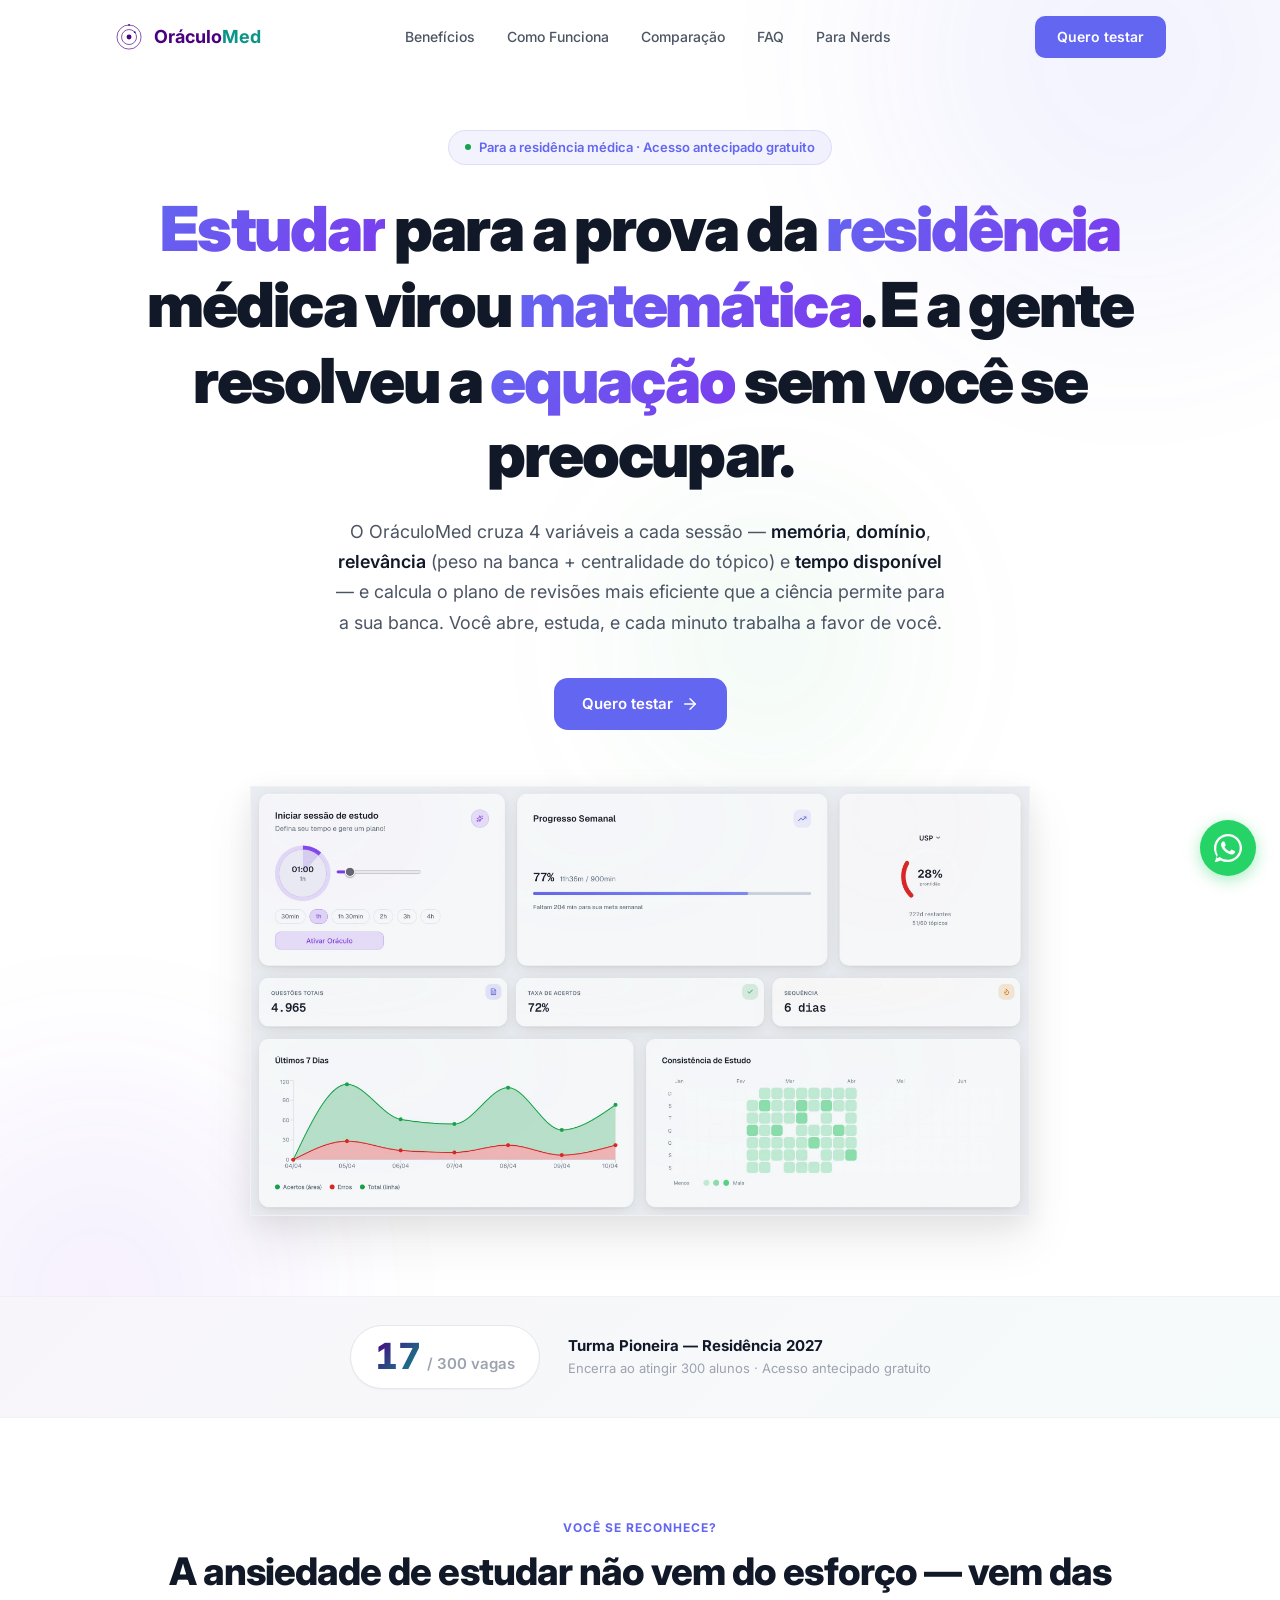
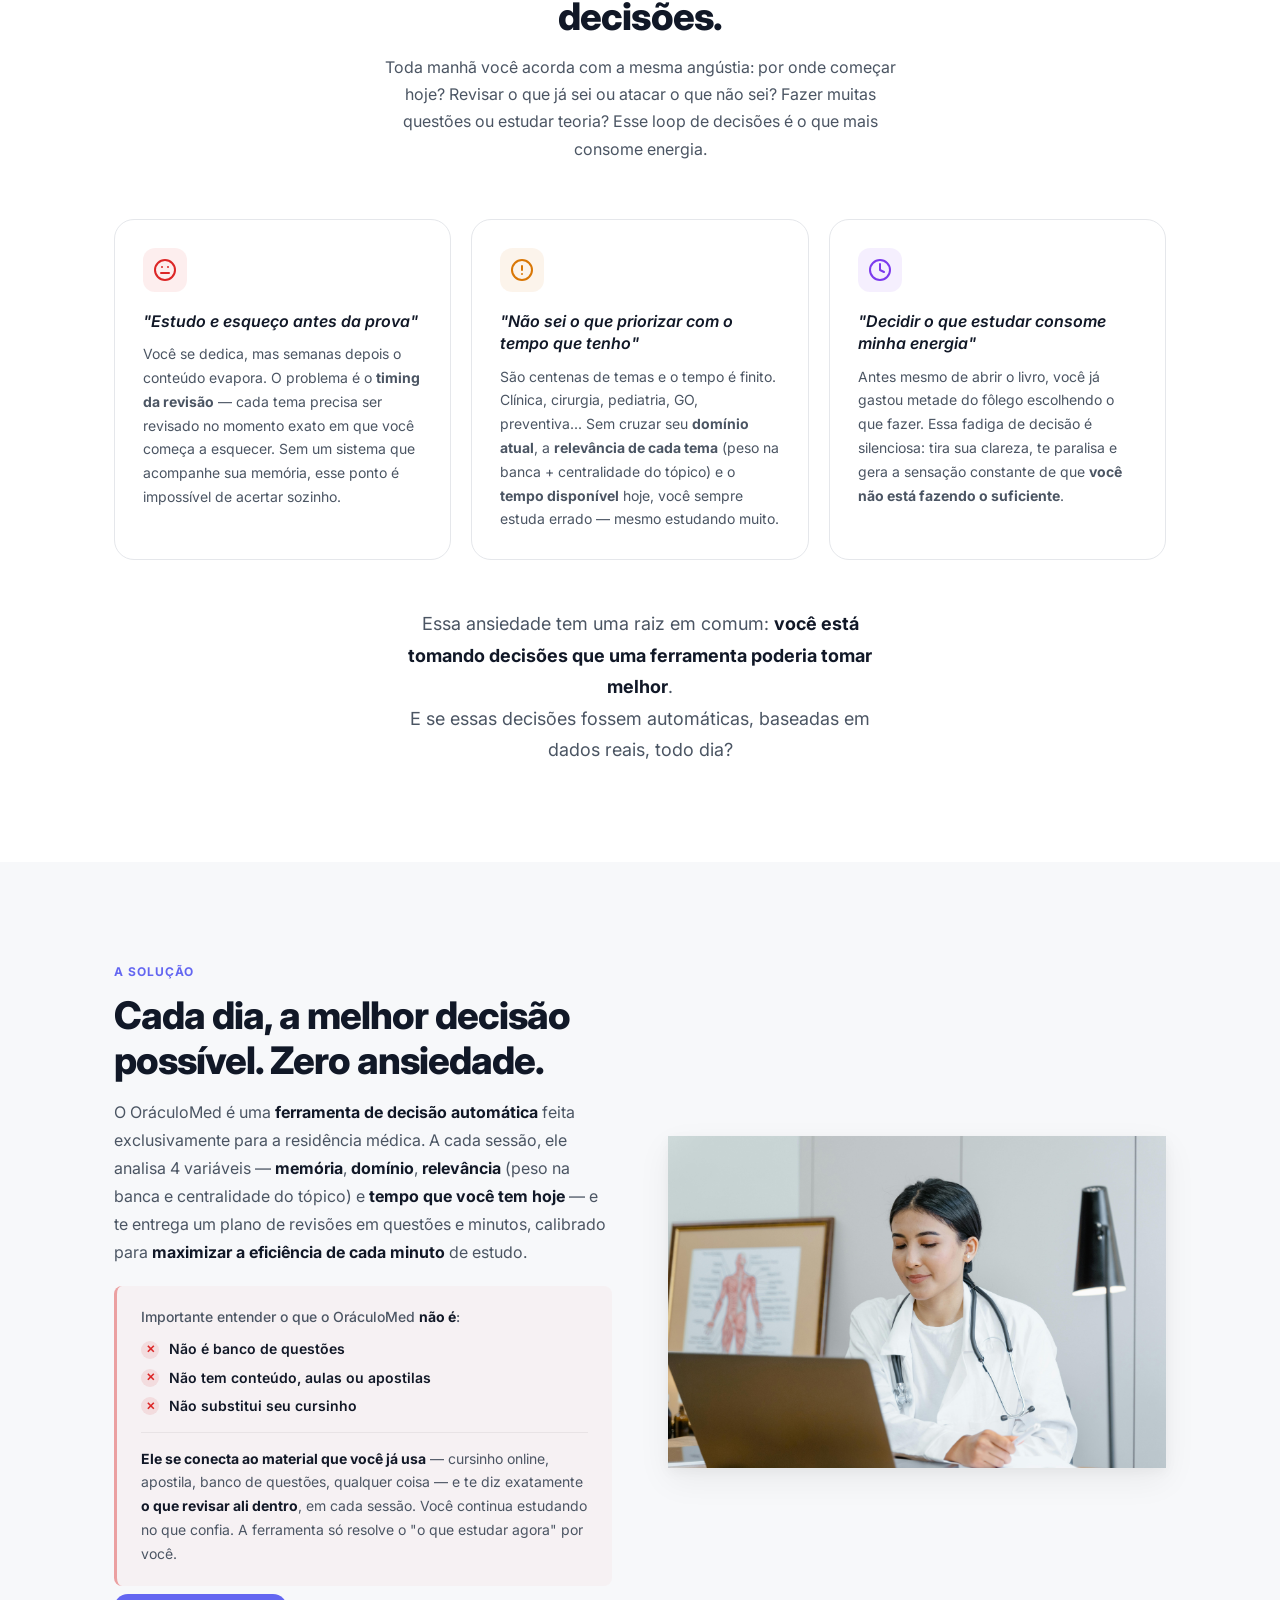
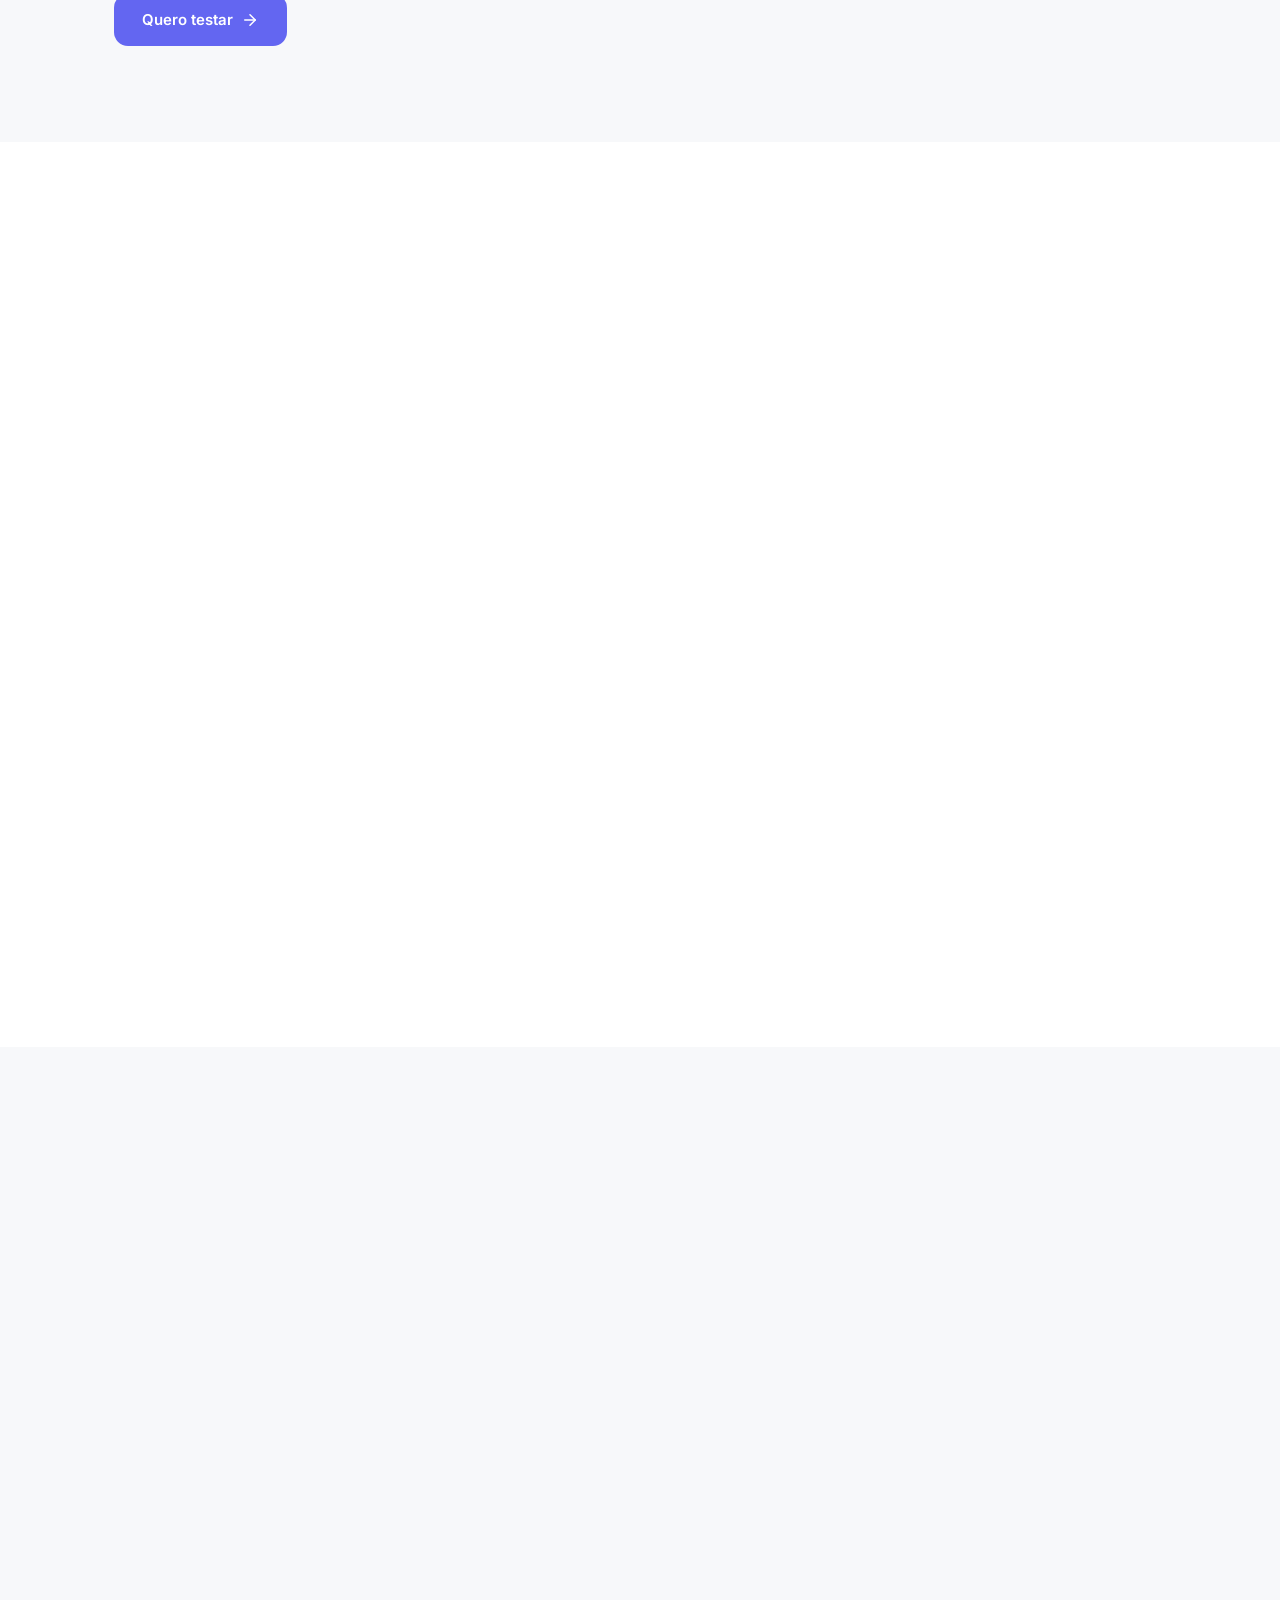
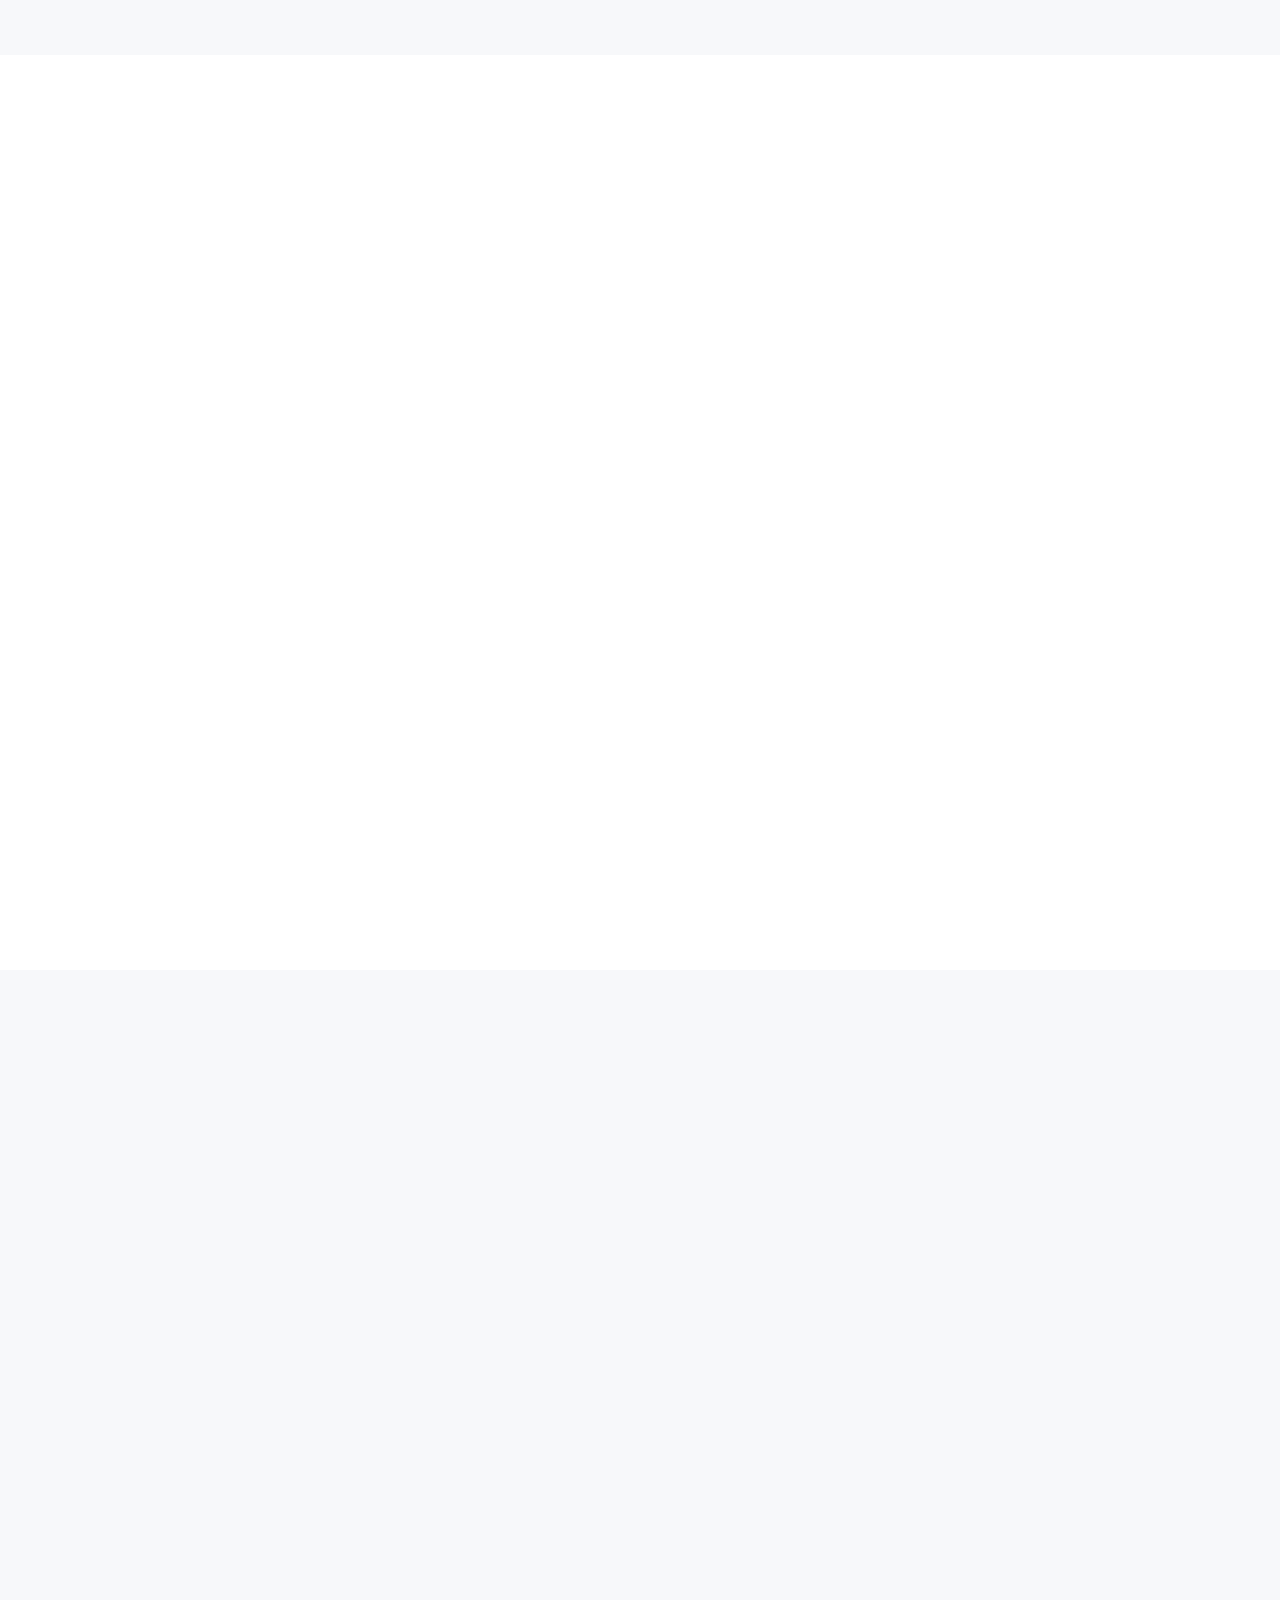
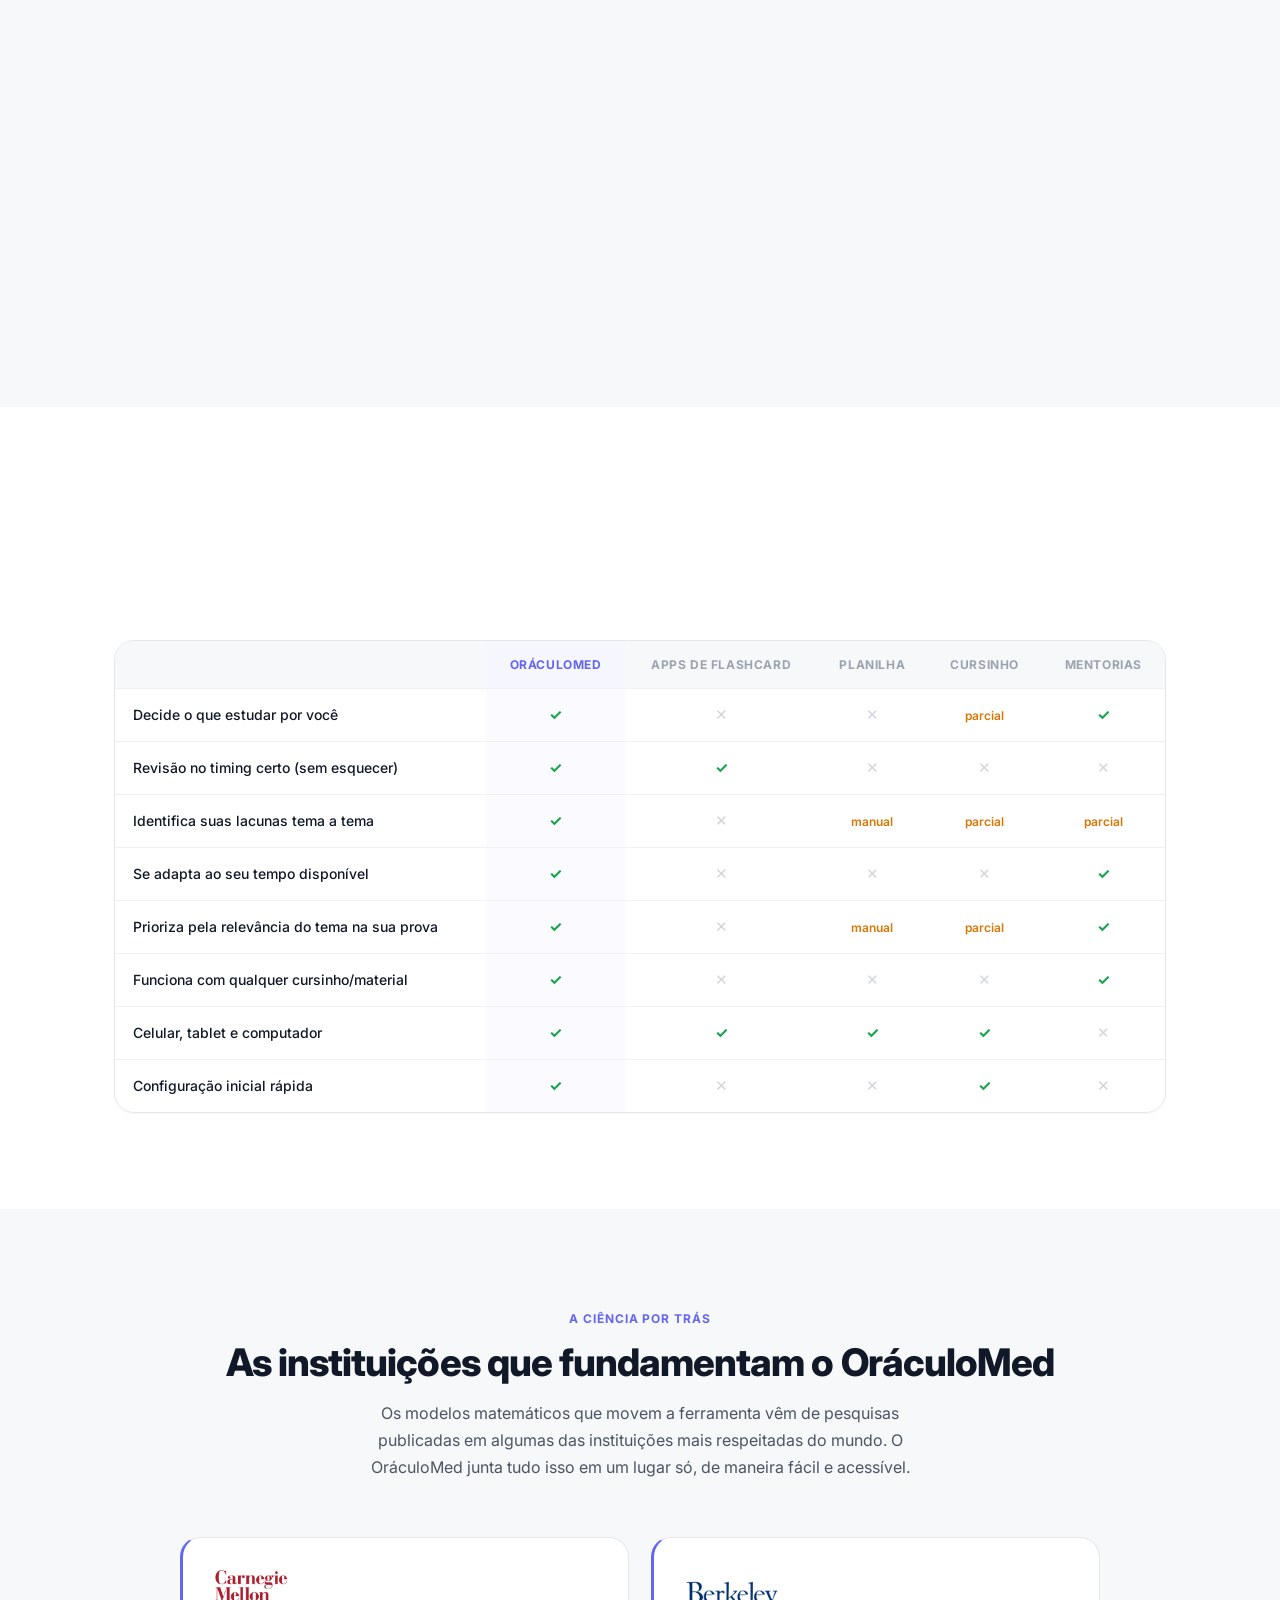
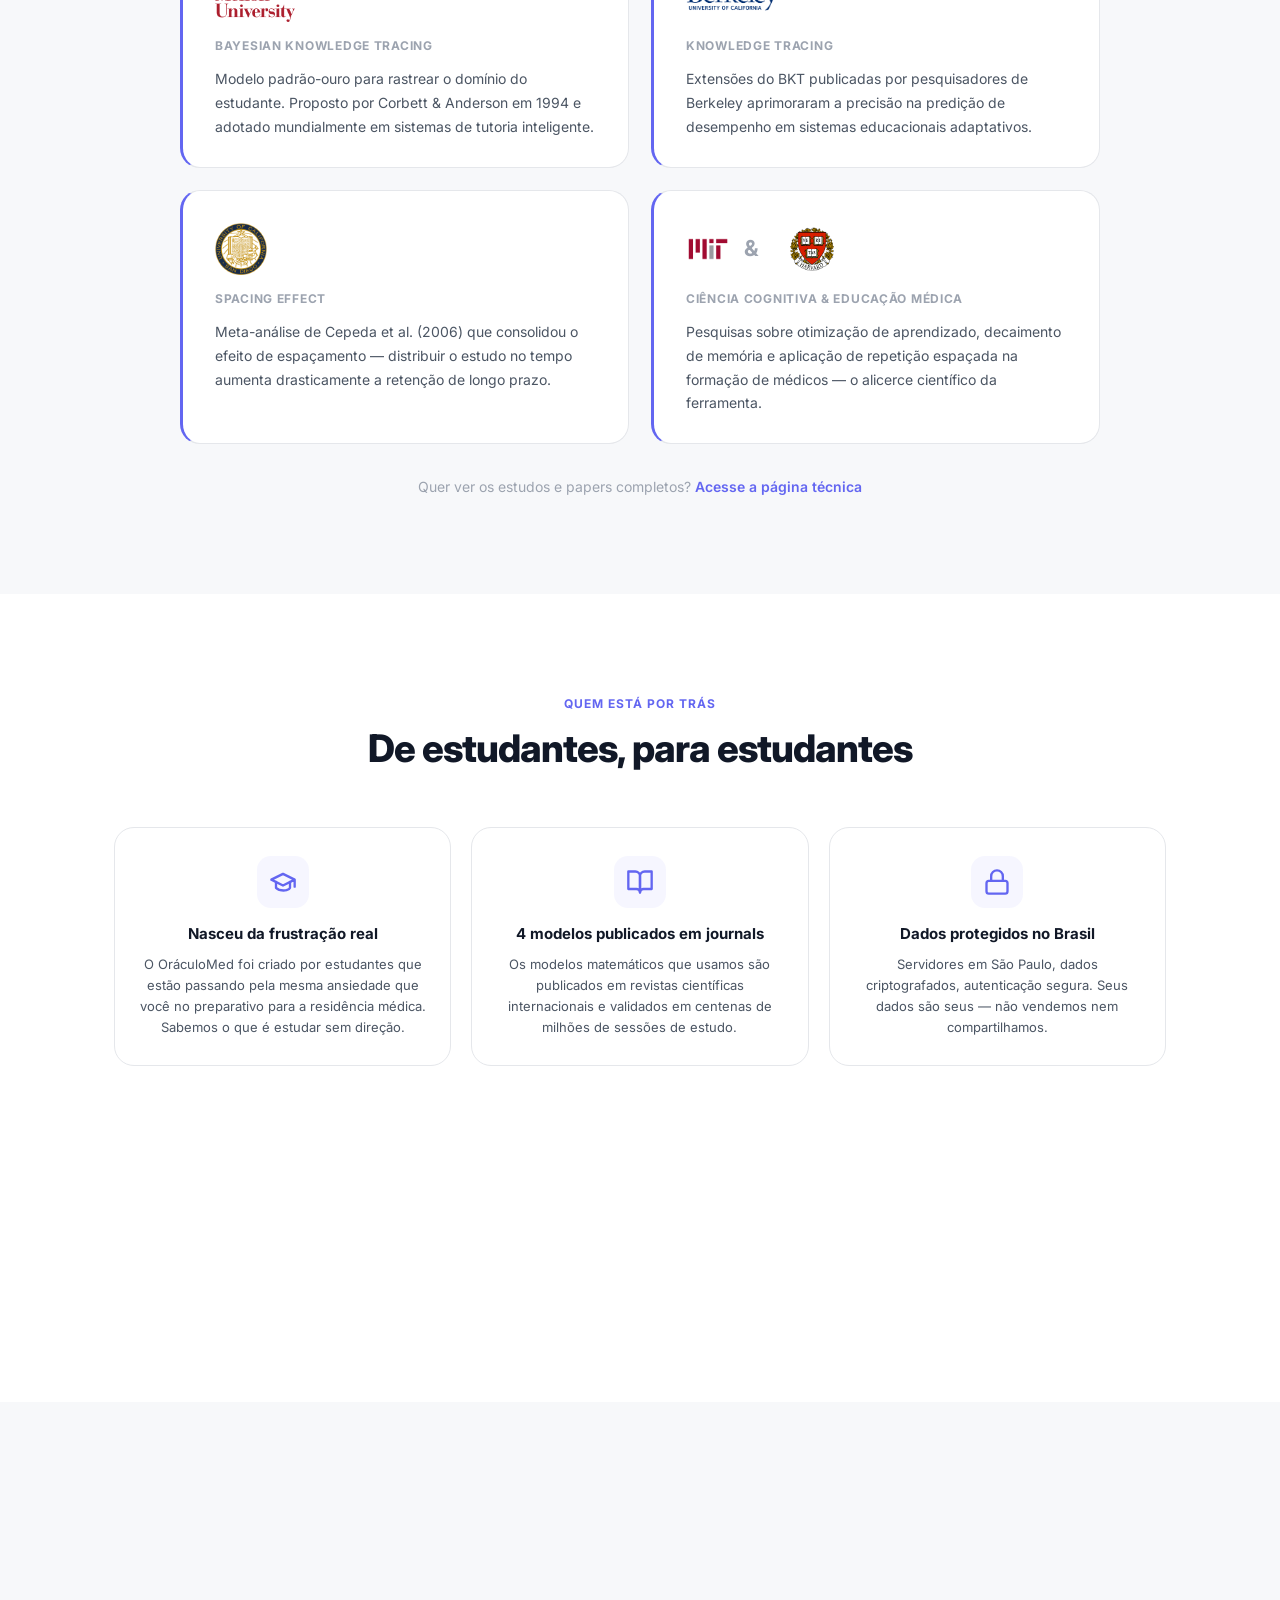
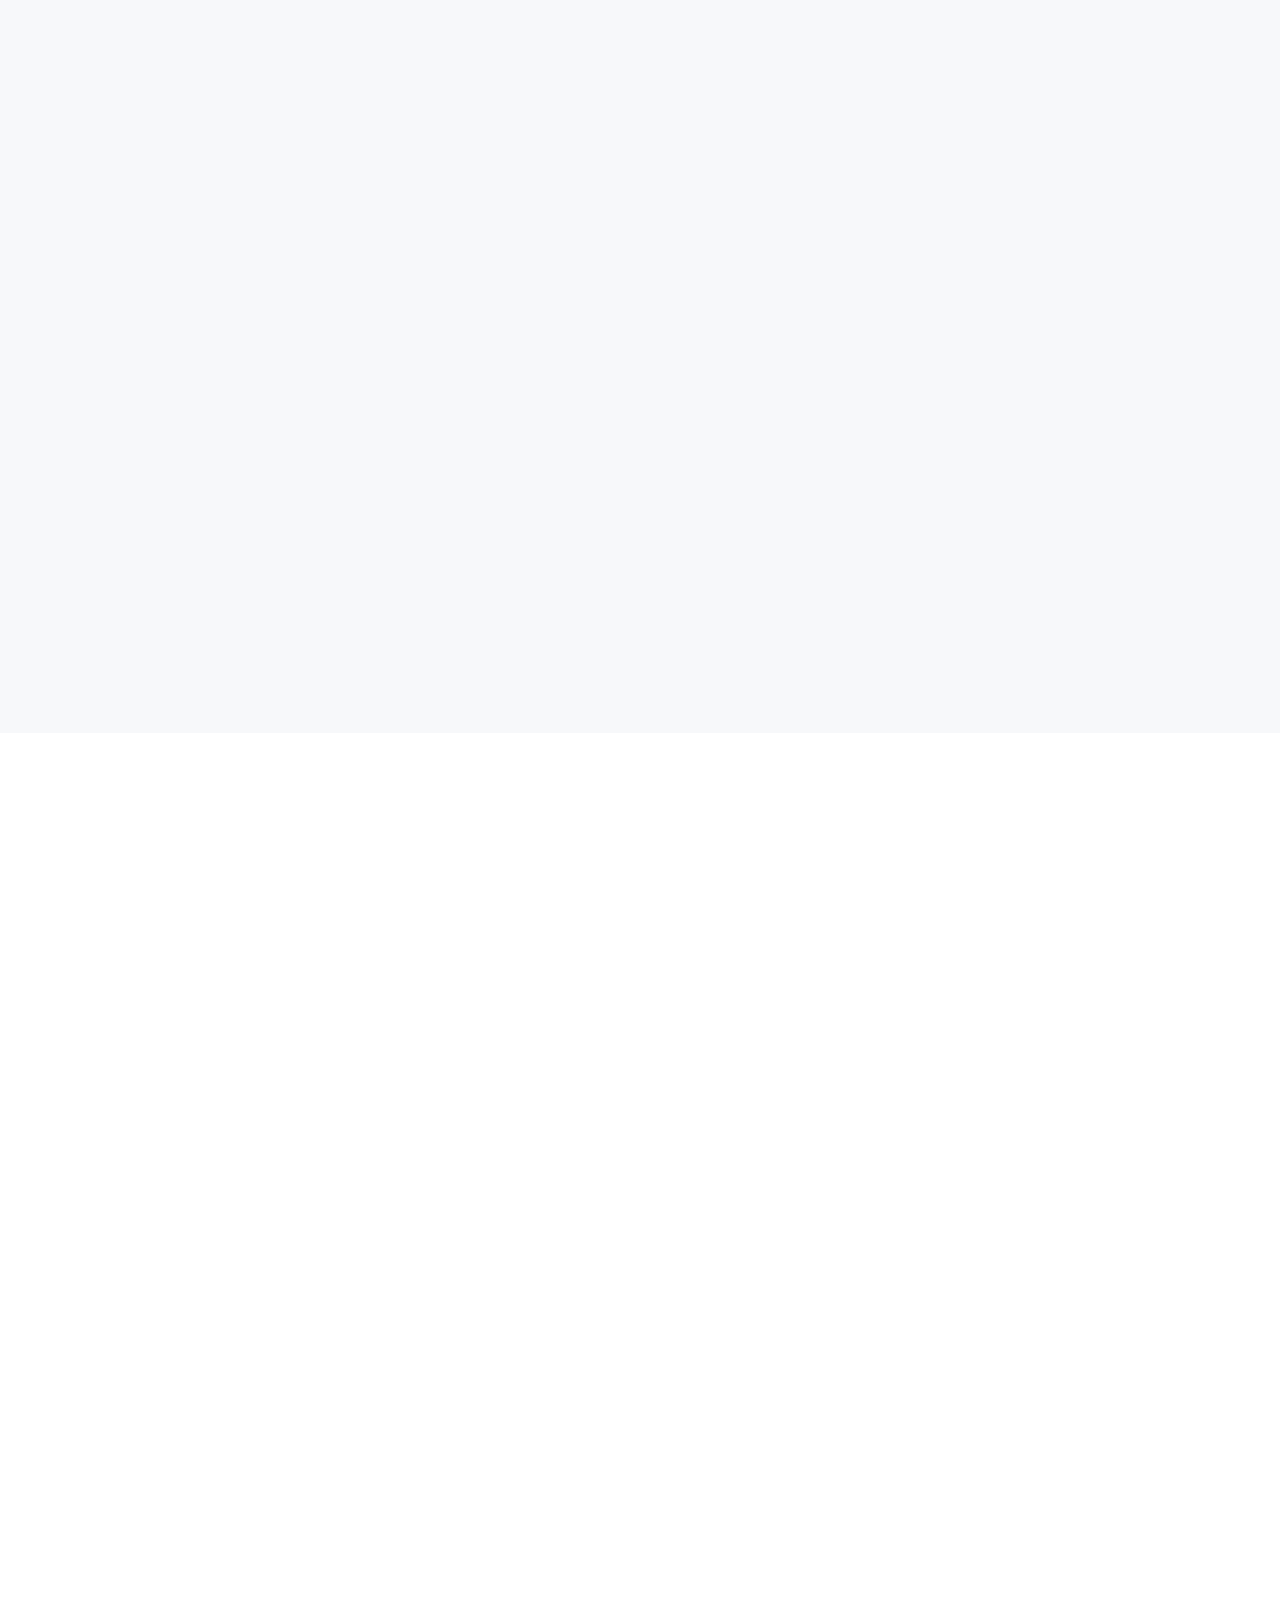
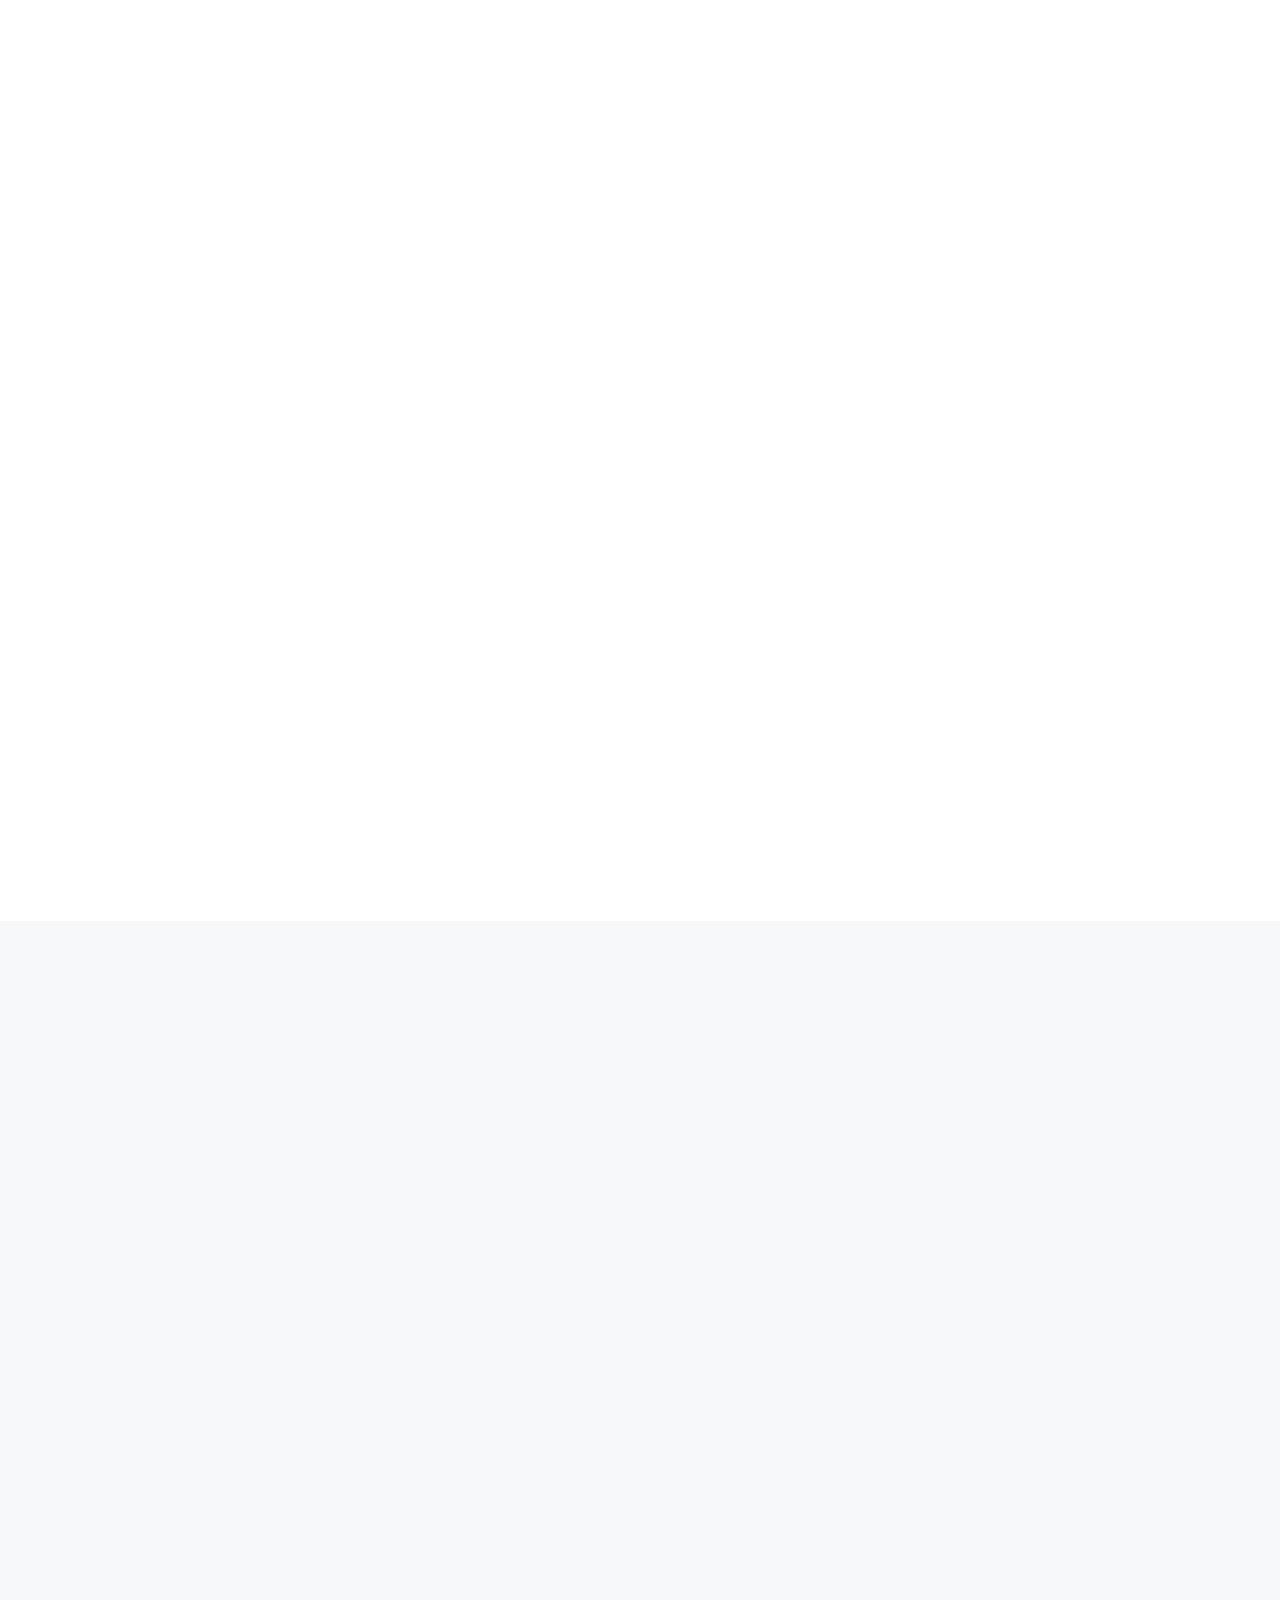
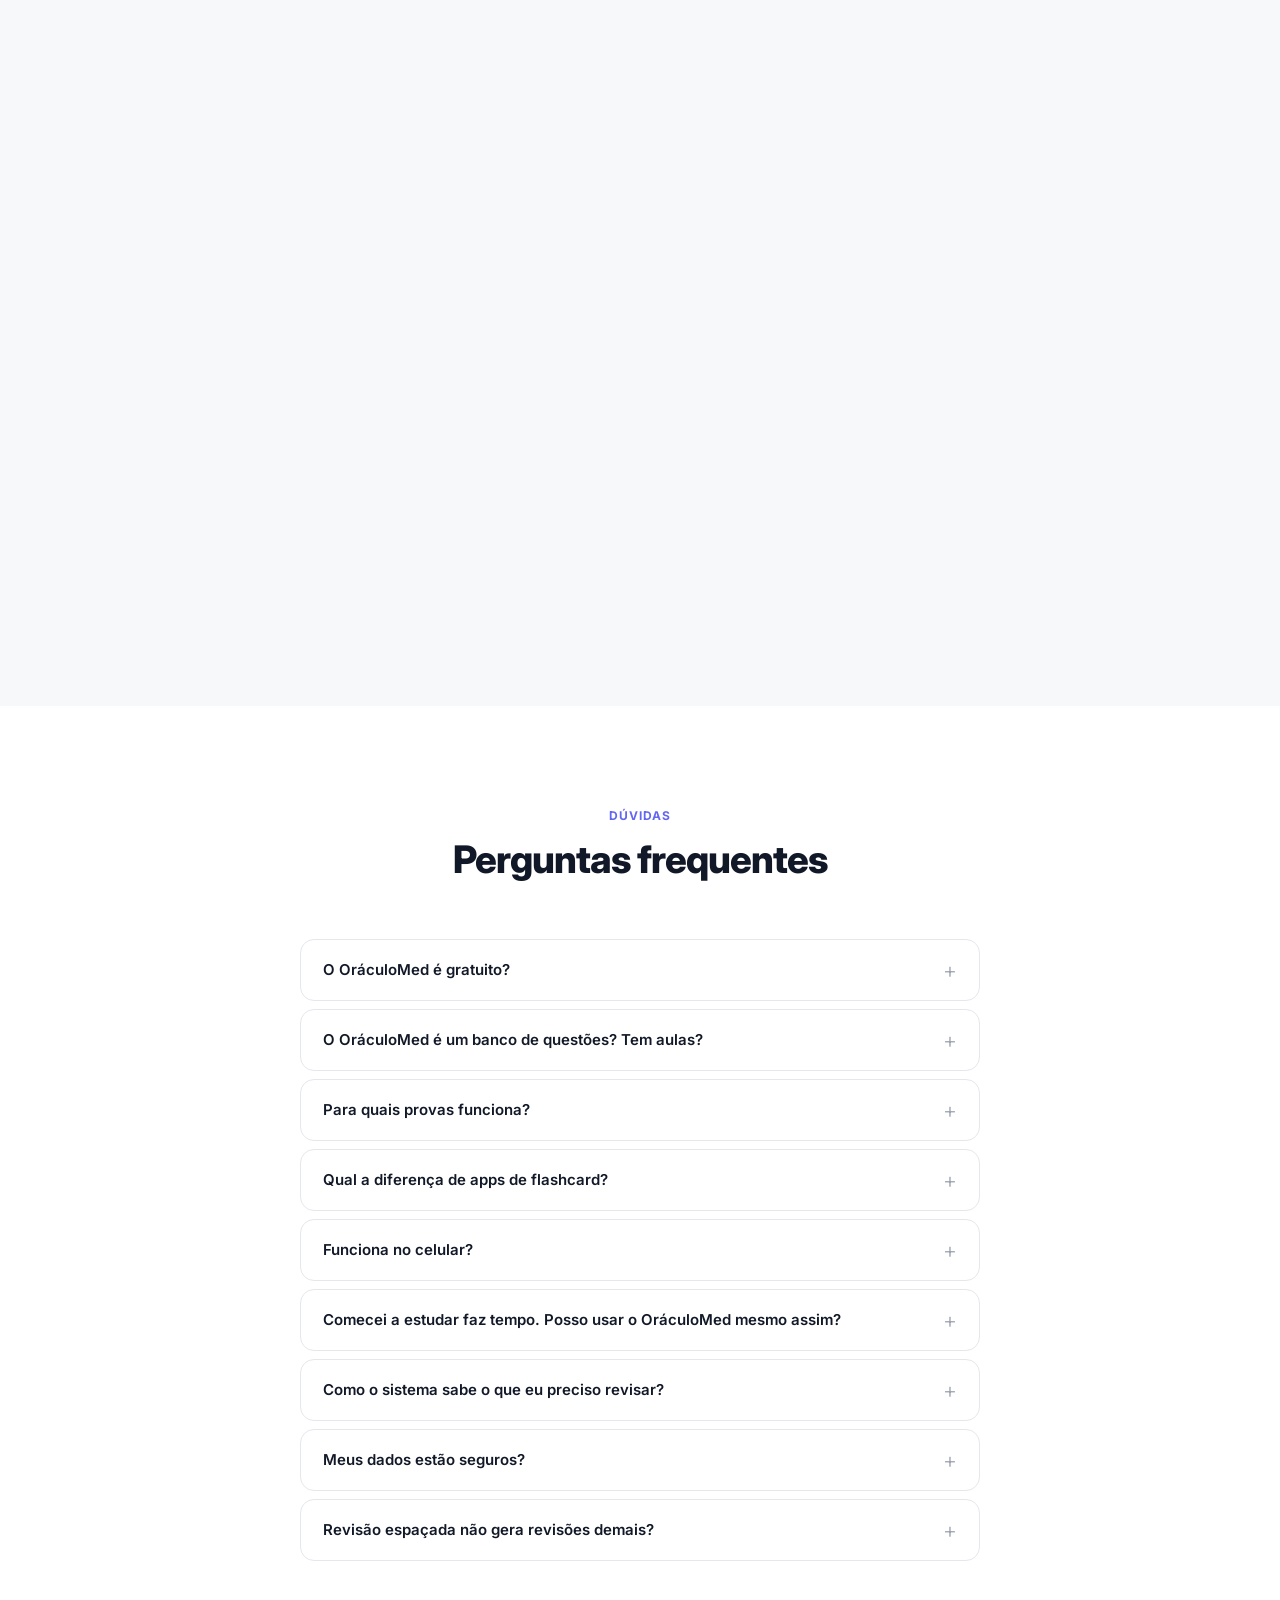
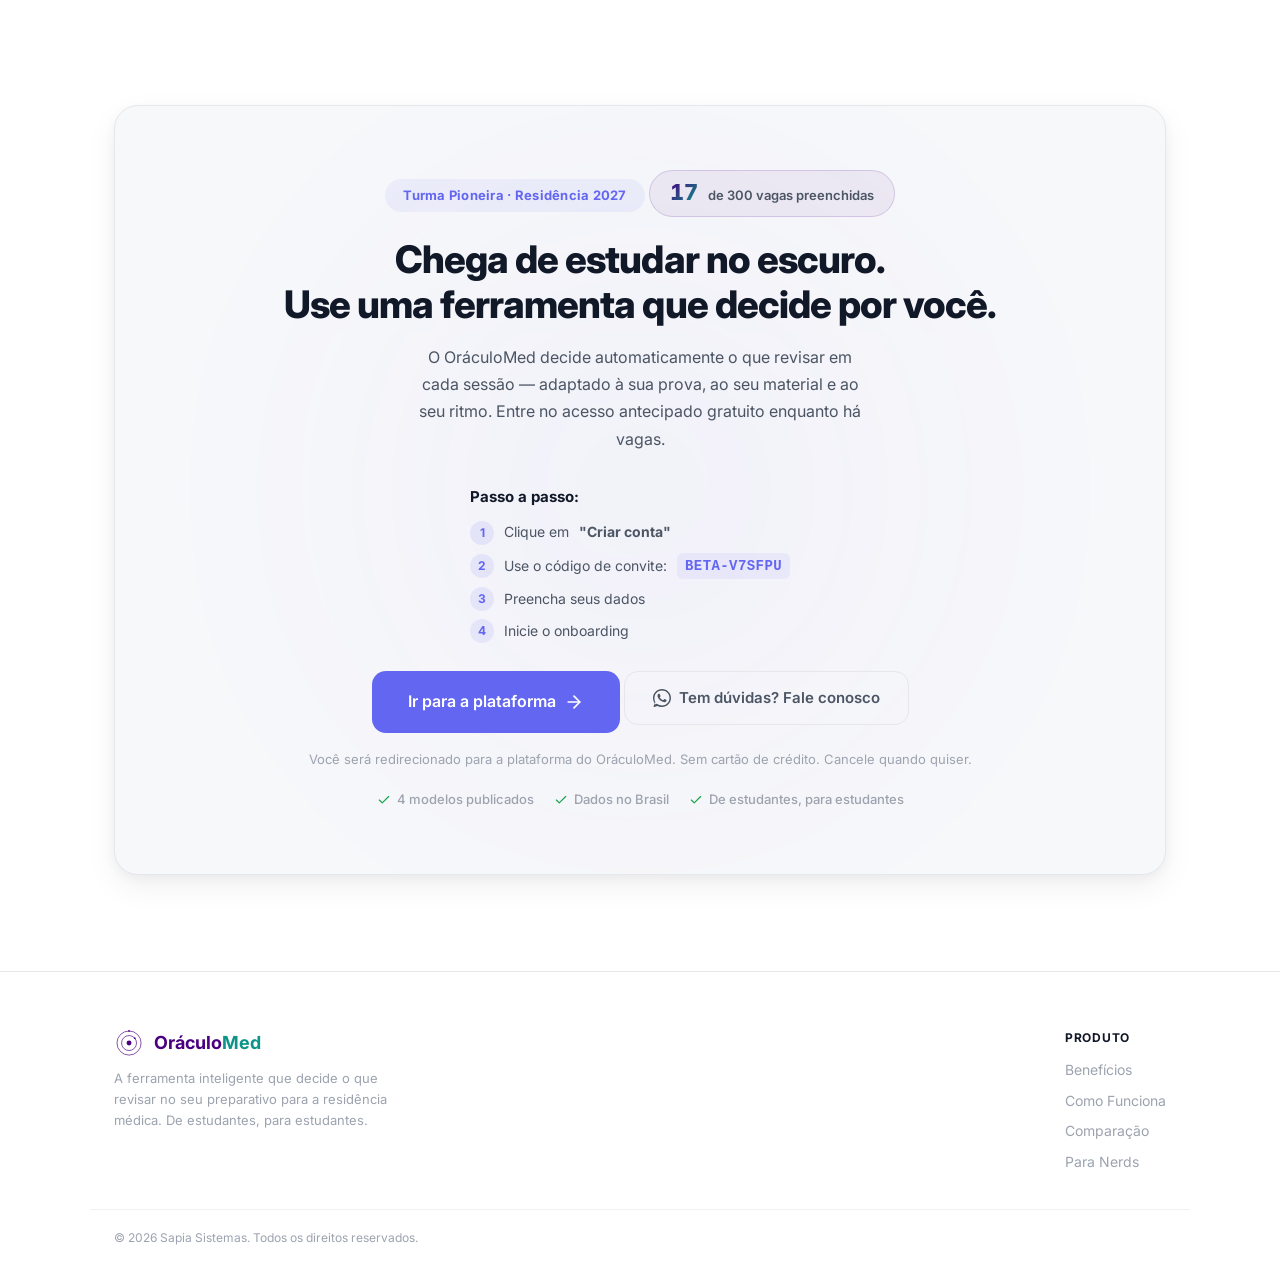
<file: index.html>
<!DOCTYPE html>
<!-- Última atualização: oferta $100M Offers rodada 2 em 2026-04-14 -->
<html lang="pt-BR">
<head>
  <meta charset="UTF-8">
  <meta name="viewport" content="width=device-width, initial-scale=1.0">
  <title>OráculoMed — Pare de estudar no escuro para a residência médica</title>
  <meta name="description" content="Chega de ansiedade. OráculoMed é a ferramenta inteligente que decide por você o que revisar a cada sessão — adaptada ao seu cursinho, seu tempo e sua prova de residência médica.">
  <meta name="theme-color" content="#FFFFFF">
  <link rel="icon" type="image/svg+xml" href="assets/logo.svg?v=3">
  <link rel="preconnect" href="https://fonts.googleapis.com">
  <link rel="preconnect" href="https://fonts.gstatic.com" crossorigin>
  <link href="https://fonts.googleapis.com/css2?family=Inter:wght@400;500;600;700;800&display=swap" rel="stylesheet">
  <link rel="stylesheet" href="styles.css?v=18">
</head>
<body>

  <!-- ==================== SPLASH SCREEN ==================== -->
  <div class="splash" id="splash">
    <div class="splash-content">
      <svg class="splash-logo" xmlns="http://www.w3.org/2000/svg" viewBox="0 0 1418 1276" fill="none">
        <circle cx="710.76" cy="640.09" r="570" stroke="#4A0081" stroke-width="31.5" fill="none"/>
        <circle cx="710.76" cy="640.09" r="354" stroke="#4A0081" stroke-width="31.5" fill="none"/>
        <circle cx="710.76" cy="640.09" r="117" fill="#4A0081"/>
        <circle class="splash-dot splash-dot-inner" cx="981.54" cy="412.03" r="42" fill="#4A0081"/>
        <circle class="splash-dot splash-dot-outer" cx="710.76" cy="70.09" r="42" fill="#4A0081"/>
      </svg>
      <span class="splash-name"><span style="color:#4A0081">Oráculo</span><span style="color:#0D9488">Med</span></span>
    </div>
  </div>

  <!-- ==================== NAV ==================== -->
  <nav class="nav" id="nav">
    <div class="nav-inner container">
      <a href="#" class="nav-logo">
        <img src="assets/logo.svg?v=3" alt="OráculoMed" class="nav-logo-icon">
        <span class="nav-logo-text"><span style="color:#4A0081">Oráculo</span><span style="color:#0D9488">Med</span></span>
      </a>
      <div class="nav-links" id="nav-links">
        <a href="#beneficios">Benefícios</a>
        <a href="#como-funciona">Como Funciona</a>
        <a href="#comparacao">Comparação</a>
        <a href="#faq">FAQ</a>
        <a href="nerds.html">Para Nerds</a>
      </div>
      <div class="nav-actions">
        <a href="#cta" class="btn btn-primary" aria-label="Quero testar a ferramenta">Quero testar</a>
        <button class="nav-hamburger" id="nav-hamburger" aria-label="Menu">
          <span></span><span></span><span></span>
        </button>
      </div>
    </div>
  </nav>

  <!-- ==================== HERO ==================== -->
  <section class="hero">
    <div class="hero-bg">
      <div class="hero-orb hero-orb-1"></div>
      <div class="hero-orb hero-orb-2"></div>
      <div class="hero-orb hero-orb-3"></div>
    </div>
    <div class="container hero-content">
      <div class="hero-badge fade-up">
        <span class="badge-dot"></span>
        Para a residência médica · Acesso antecipado gratuito
      </div>
      <h1 class="hero-title fade-up" style="--delay: 0.1s">
        <span class="text-gradient">Estudar</span> para a prova da <span class="text-gradient">residência</span> médica virou <span class="text-gradient">matemática</span>. E a gente resolveu a <span class="text-gradient">equação</span> sem você se preocupar.
      </h1>
      <p class="hero-subtitle fade-up" style="--delay: 0.2s">
        O OráculoMed cruza 4 variáveis a cada sessão — <strong>memória</strong>, <strong>domínio</strong>, <strong>relevância</strong> (peso na banca + centralidade do tópico) e <strong>tempo disponível</strong> — e calcula o plano de revisões mais eficiente que a ciência permite para a sua banca. Você abre, estuda, e cada minuto trabalha a favor de você.
      </p>
      <div class="hero-actions fade-up" style="--delay: 0.3s">
        <a href="#cta" class="btn btn-primary btn-lg" aria-label="Quero testar a ferramenta">
          Quero testar
          <svg xmlns="http://www.w3.org/2000/svg" width="18" height="18" viewBox="0 0 24 24" fill="none" stroke="currentColor" stroke-width="2" stroke-linecap="round" stroke-linejoin="round"><line x1="5" y1="12" x2="19" y2="12"/><polyline points="12 5 19 12 12 19"/></svg>
        </a>
      </div>
      <div class="hero-image fade-up" style="--delay: 0.4s">
        <img src="assets/dashboard.jpeg" alt="Tela principal do OráculoMed">
      </div>
    </div>
  </section>

  <!-- BEGIN: Beta Counter (hero) -->
  <section class="beta-counter fade-up" aria-label="Vagas da Turma Pioneira">
    <div class="container beta-counter-inner">
      <div class="counter-badge">
        <span class="counter-number" id="beta-counter-number">17</span>
        <span class="counter-total">/ 300 vagas</span>
      </div>
      <div class="counter-text">
        <strong>Turma Pioneira — Residência 2027</strong>
        <span class="counter-meta">Encerra ao atingir 300 alunos · Acesso antecipado gratuito</span>
      </div>
    </div>
  </section>
  <!-- END: Beta Counter (hero) -->

  <!-- ==================== PROBLEMA ==================== -->
  <section class="section" id="problema">
    <div class="container">
      <div class="section-header fade-up">
        <span class="section-label">Você se reconhece?</span>
        <h2 class="section-title">A ansiedade de estudar não vem do esforço — vem das decisões.</h2>
        <p class="section-subtitle">Toda manhã você acorda com a mesma angústia: por onde começar hoje? Revisar o que já sei ou atacar o que não sei? Fazer muitas questões ou estudar teoria? Esse loop de decisões é o que mais consome energia.</p>
      </div>
      <div class="pain-grid">
        <div class="pain-card fade-up" style="--delay: 0.1s">
          <div class="pain-icon pain-icon-red">
            <svg xmlns="http://www.w3.org/2000/svg" width="24" height="24" viewBox="0 0 24 24" fill="none" stroke="currentColor" stroke-width="2" stroke-linecap="round" stroke-linejoin="round"><circle cx="12" cy="12" r="10"/><line x1="8" y1="15" x2="16" y2="15"/><line x1="9" y1="9" x2="9.01" y2="9"/><line x1="15" y1="9" x2="15.01" y2="9"/></svg>
          </div>
          <h3>"Estudo e esqueço antes da prova"</h3>
          <p>Você se dedica, mas semanas depois o conteúdo evapora. O problema é o <strong>timing da revisão</strong> — cada tema precisa ser revisado no momento exato em que você começa a esquecer. Sem um sistema que acompanhe sua memória, esse ponto é impossível de acertar sozinho.</p>
        </div>
        <div class="pain-card fade-up" style="--delay: 0.2s">
          <div class="pain-icon pain-icon-amber">
            <svg xmlns="http://www.w3.org/2000/svg" width="24" height="24" viewBox="0 0 24 24" fill="none" stroke="currentColor" stroke-width="2" stroke-linecap="round" stroke-linejoin="round"><circle cx="12" cy="12" r="10"/><path d="M12 8v4"/><path d="M12 16h.01"/></svg>
          </div>
          <h3>"Não sei o que priorizar com o tempo que tenho"</h3>
          <p>São centenas de temas e o tempo é finito. Clínica, cirurgia, pediatria, GO, preventiva... Sem cruzar seu <strong>domínio atual</strong>, a <strong>relevância de cada tema</strong> (peso na banca + centralidade do tópico) e o <strong>tempo disponível</strong> hoje, você sempre estuda errado — mesmo estudando muito.</p>
        </div>
        <div class="pain-card fade-up" style="--delay: 0.3s">
          <div class="pain-icon pain-icon-purple">
            <svg xmlns="http://www.w3.org/2000/svg" width="24" height="24" viewBox="0 0 24 24" fill="none" stroke="currentColor" stroke-width="2" stroke-linecap="round" stroke-linejoin="round"><circle cx="12" cy="12" r="10"/><polyline points="12 6 12 12 16 14"/></svg>
          </div>
          <h3>"Decidir o que estudar consome minha energia"</h3>
          <p>Antes mesmo de abrir o livro, você já gastou metade do fôlego escolhendo o que fazer. Essa fadiga de decisão é silenciosa: tira sua clareza, te paralisa e gera a sensação constante de que <strong>você não está fazendo o suficiente</strong>.</p>
        </div>
      </div>
      <p class="pain-closing fade-up" style="--delay: 0.4s">
        Essa ansiedade tem uma raiz em comum: <strong>você está tomando decisões que uma ferramenta poderia tomar melhor</strong>.<br>
        E se essas decisões fossem automáticas, baseadas em dados reais, todo dia?
      </p>
    </div>
  </section>

  <!-- ==================== SOLUÇÃO ==================== -->
  <section class="section section-alt" id="solucao">
    <div class="container">
      <div class="solution-block fade-up">
        <div class="solution-text">
          <span class="section-label">A solução</span>
          <h2 class="section-title" style="text-align:left">Cada dia, a melhor decisão possível. Zero ansiedade.</h2>
          <p class="solution-desc">
            O OráculoMed é uma <strong>ferramenta de decisão automática</strong> feita exclusivamente para a residência médica. A cada sessão, ele analisa 4 variáveis — <strong>memória</strong>, <strong>domínio</strong>, <strong>relevância</strong> (peso na banca e centralidade do tópico) e <strong>tempo que você tem hoje</strong> — e te entrega um plano de revisões em questões e minutos, calibrado para <strong>maximizar a eficiência de cada minuto</strong> de estudo.
          </p>
          <div class="solution-not-box">
            <p class="solution-not-title">Importante entender o que o OráculoMed <strong>não é</strong>:</p>
            <ul class="solution-not-list">
              <li><span class="not-mark">✕</span> Não é banco de questões</li>
              <li><span class="not-mark">✕</span> Não tem conteúdo, aulas ou apostilas</li>
              <li><span class="not-mark">✕</span> Não substitui seu cursinho</li>
            </ul>
            <p class="solution-not-footer">
              <strong>Ele se conecta ao material que você já usa</strong> — cursinho online, apostila, banco de questões, qualquer coisa — e te diz exatamente <strong>o que revisar ali dentro</strong>, em cada sessão. Você continua estudando no que confia. A ferramenta só resolve o "o que estudar agora" por você.
            </p>
          </div>
          <a href="#cta" class="btn btn-primary btn-lg" style="margin-top: 8px" aria-label="Quero testar a ferramenta">
            Quero testar
            <svg xmlns="http://www.w3.org/2000/svg" width="18" height="18" viewBox="0 0 24 24" fill="none" stroke="currentColor" stroke-width="2" stroke-linecap="round" stroke-linejoin="round"><line x1="5" y1="12" x2="19" y2="12"/><polyline points="12 5 19 12 12 19"/></svg>
          </a>
        </div>
        <div class="solution-image">
          <img src="assets/student_confident.jpg" alt="Estudante usando laptop com expressão confiante">
        </div>
      </div>
    </div>
  </section>

  <!-- ==================== BENEFÍCIOS ==================== -->
  <section class="section" id="beneficios">
    <div class="container">
      <div class="section-header fade-up">
        <span class="section-label">O que muda na sua rotina</span>
        <h2 class="section-title">Estude com a certeza de estar fazendo o <span class="text-gradient">máximo possível</span></h2>
        <p class="section-subtitle">Continue no seu cursinho preparatório. O OráculoMed assume todas as decisões diárias sobre o que revisar — para você chegar na prova da residência sem arrependimento.</p>
      </div>
      <div class="benefits-grid">
        <div class="benefit-card fade-up" style="--delay: 0.1s">
          <div class="card-icon card-icon-blue">
            <svg xmlns="http://www.w3.org/2000/svg" width="24" height="24" viewBox="0 0 24 24" fill="none" stroke="currentColor" stroke-width="2" stroke-linecap="round" stroke-linejoin="round"><path d="M12 22s8-4 8-10V5l-8-3-8 3v7c0 6 8 10 8 10z"/></svg>
          </div>
          <h3 class="card-title">Revisão no timing certo da memória</h3>
          <p class="card-text">A cada tema, o sistema calcula quando sua memória vai começar a falhar e agenda a revisão <strong>exatamente ali</strong>. Nem cedo demais (desperdício), nem tarde demais (esqueceu). O conteúdo vira memória de longo prazo, não informação perdida.</p>
        </div>
        <div class="benefit-card fade-up" style="--delay: 0.2s">
          <div class="card-icon card-icon-purple">
            <svg xmlns="http://www.w3.org/2000/svg" width="24" height="24" viewBox="0 0 24 24" fill="none" stroke="currentColor" stroke-width="2" stroke-linecap="round" stroke-linejoin="round"><path d="M2 3h6a4 4 0 0 1 4 4v14a3 3 0 0 0-3-3H2z"/><path d="M22 3h-6a4 4 0 0 0-4 4v14a3 3 0 0 1 3-3h7z"/></svg>
          </div>
          <h3 class="card-title">A melhor decisão possível, a cada sessão</h3>
          <p class="card-text">O OráculoMed cruza seu <strong>domínio real</strong> com a <strong>relevância de cada tema</strong> (peso na banca + centralidade do tópico) e o <strong>tempo que você tem agora</strong>. O plano de revisões entregue — em questões e minutos — é a melhor decisão possível naquele instante. Sem achismo, sem ansiedade.</p>
        </div>
        <div class="benefit-card fade-up" style="--delay: 0.3s">
          <div class="card-icon card-icon-green">
            <svg xmlns="http://www.w3.org/2000/svg" width="24" height="24" viewBox="0 0 24 24" fill="none" stroke="currentColor" stroke-width="2" stroke-linecap="round" stroke-linejoin="round"><path d="M18 20V10"/><path d="M12 20V4"/><path d="M6 20v-6"/></svg>
          </div>
          <h3 class="card-title">Zero fadiga de decisão</h3>
          <p class="card-text">Você abre o app, diz quanto tempo tem e a ferramenta faz todo o resto. Sem escolher tema, sem planejar ordem, sem calcular quantas questões fazer. Toda a energia que você gastava decidindo, agora vira energia para <strong>estudar</strong>.</p>
        </div>
      </div>
    </div>
  </section>

  <!-- CTA intermediário -->
  <div class="mini-cta fade-up">
    <div class="container mini-cta-inner">
      <p>Pronto para trocar a ansiedade por decisões automáticas?</p>
      <a href="#cta" class="btn btn-primary" aria-label="Quero testar a ferramenta">Quero testar</a>
    </div>
  </div>

  <!-- ==================== COMO FUNCIONA ==================== -->
  <section class="section section-alt" id="como-funciona">
    <div class="container">
      <div class="section-header fade-up">
        <span class="section-label">Como funciona</span>
        <h2 class="section-title">3 passos. Sem complicação.</h2>
        <p class="section-subtitle">Configure uma vez, use para sempre. Depois é só abrir e estudar.</p>
      </div>
      <div class="how-grid">
        <div class="how-step fade-up" style="--delay: 0.1s">
          <div class="how-number">1</div>
          <h3>Informe seu tempo</h3>
          <p>30 minutos ou 4 horas — o OráculoMed adapta tudo ao tempo que você tem hoje. Escolha entre modo casual, sério ou intenso.</p>
        </div>
        <div class="how-step fade-up" style="--delay: 0.2s">
          <div class="how-number">2</div>
          <h3>Siga as recomendações</h3>
          <p>O sistema monta a sessão completa: quais temas, quantas questões e em que ordem. Você só precisa resolver.</p>
        </div>
        <div class="how-step fade-up" style="--delay: 0.3s">
          <div class="how-number">3</div>
          <h3>Veja sua evolução</h3>
          <p>Acompanhe seu domínio real por especialidade, temas em risco e uma projeção de prontidão para a prova — tudo em tempo real.</p>
        </div>
      </div>
    </div>
  </section>

  <!-- ==================== POR DENTRO DO MOTOR ==================== -->
  <section class="section" id="motor">
    <div class="container">
      <div class="section-header fade-up">
        <span class="section-label">Por dentro do motor</span>
        <h2 class="section-title">4 cálculos que trabalham juntos por você</h2>
        <p class="section-subtitle">O OráculoMed combina 4 modelos matemáticos para tomar decisões que seriam impossíveis de fazer manualmente.</p>
      </div>
      <div class="motor-grid">
        <div class="benefit-card fade-up" style="--delay: 0.1s">
          <div class="card-icon card-icon-blue">
            <svg xmlns="http://www.w3.org/2000/svg" width="24" height="24" viewBox="0 0 24 24" fill="none" stroke="currentColor" stroke-width="2" stroke-linecap="round" stroke-linejoin="round"><circle cx="12" cy="12" r="10"/><polyline points="12 6 12 12 16 14"/></svg>
          </div>
          <h3 class="card-title">Memória</h3>
          <p class="card-subtitle" style="color:var(--primary);font-size:13px;font-weight:600;margin-bottom:8px">"Quando vou esquecer isso?"</p>
          <p class="card-text">Modela sua curva de esquecimento para cada tema e agenda a revisão no ponto ideal.</p>
        </div>
        <div class="benefit-card fade-up" style="--delay: 0.15s">
          <div class="card-icon card-icon-purple">
            <svg xmlns="http://www.w3.org/2000/svg" width="24" height="24" viewBox="0 0 24 24" fill="none" stroke="currentColor" stroke-width="2" stroke-linecap="round" stroke-linejoin="round"><path d="M2 3h6a4 4 0 0 1 4 4v14a3 3 0 0 0-3-3H2z"/><path d="M22 3h-6a4 4 0 0 0-4 4v14a3 3 0 0 1 3-3h7z"/></svg>
          </div>
          <h3 class="card-title">Conhecimento</h3>
          <p class="card-subtitle" style="color:var(--primary);font-size:13px;font-weight:600;margin-bottom:8px">"O que eu realmente domino?"</p>
          <p class="card-text">Rastreia sua probabilidade de domínio tema a tema e identifica lacunas precisas.</p>
        </div>
        <div class="benefit-card fade-up" style="--delay: 0.2s">
          <div class="card-icon card-icon-amber">
            <svg xmlns="http://www.w3.org/2000/svg" width="24" height="24" viewBox="0 0 24 24" fill="none" stroke="currentColor" stroke-width="2" stroke-linecap="round" stroke-linejoin="round"><polygon points="12 2 15.09 8.26 22 9.27 17 14.14 18.18 21.02 12 17.77 5.82 21.02 7 14.14 2 9.27 8.91 8.26 12 2"/></svg>
          </div>
          <h3 class="card-title">Relevância</h3>
          <p class="card-subtitle" style="color:var(--amber);font-size:13px;font-weight:600;margin-bottom:8px">"Quão importante é esse tema para mim?"</p>
          <p class="card-text">Combina o <strong>peso na sua banca</strong> com a <strong>centralidade do tópico</strong> dentro da taxonomia médica — priorizando o que realmente importa.</p>
        </div>
        <div class="benefit-card fade-up" style="--delay: 0.25s">
          <div class="card-icon card-icon-green">
            <svg xmlns="http://www.w3.org/2000/svg" width="24" height="24" viewBox="0 0 24 24" fill="none" stroke="currentColor" stroke-width="2" stroke-linecap="round" stroke-linejoin="round"><path d="M18 20V10"/><path d="M12 20V4"/><path d="M6 20v-6"/></svg>
          </div>
          <h3 class="card-title">Tempo</h3>
          <p class="card-subtitle" style="color:var(--green);font-size:13px;font-weight:600;margin-bottom:8px">"Quanto tempo em cada tema?"</p>
          <p class="card-text">Distribui seus minutos proporcionalmente à urgência de cada tema.</p>
        </div>
      </div>
      <p class="how-nerd-link fade-up" style="--delay: 0.4s">
        Quer ver os estudos científicos por trás? <a href="nerds.html">Acesse a página técnica</a>
      </p>
    </div>
  </section>

  <!-- CTA intermediário -->
  <div class="mini-cta fade-up">
    <div class="container mini-cta-inner">
      <p>4 cálculos trabalhando juntos. Você só precisa abrir e estudar.</p>
      <a href="#cta" class="btn btn-primary" aria-label="Quero testar a ferramenta">Quero testar</a>
    </div>
  </div>

  <!-- ==================== PLATAFORMA ==================== -->
  <section class="section section-alt" id="plataforma">
    <div class="container">
      <div class="section-header fade-up">
        <span class="section-label">A plataforma</span>
        <h2 class="section-title">Acesse de qualquer lugar. Sem instalar nada.</h2>
        <p class="section-subtitle">Celular, tablet ou computador. Seus dados sincronizam entre todos os dispositivos.</p>
      </div>

      <div class="showcase fade-up">
        <div class="showcase-image">
          <img src="assets/desempenho.jpeg" alt="Dashboard com radar de especialidades, streaks e projeção de prontidão">
        </div>
        <div class="showcase-text">
          <span class="section-label">Insights Reais</span>
          <h3>Seu progresso, de um jeito que você nunca viu</h3>
          <p>Veja exatamente onde você está forte, onde está fraco e quanto falta para atingir sua meta.</p>
          <ul>
            <li><svg xmlns="http://www.w3.org/2000/svg" width="16" height="16" viewBox="0 0 24 24" fill="none" stroke="currentColor" stroke-width="2.5" stroke-linecap="round" stroke-linejoin="round"><polyline points="20 6 9 17 4 12"/></svg> Domínio real por especialidade</li>
            <li><svg xmlns="http://www.w3.org/2000/svg" width="16" height="16" viewBox="0 0 24 24" fill="none" stroke="currentColor" stroke-width="2.5" stroke-linecap="round" stroke-linejoin="round"><polyline points="20 6 9 17 4 12"/></svg> Temas que você está prestes a esquecer</li>
            <li><svg xmlns="http://www.w3.org/2000/svg" width="16" height="16" viewBox="0 0 24 24" fill="none" stroke="currentColor" stroke-width="2.5" stroke-linecap="round" stroke-linejoin="round"><polyline points="20 6 9 17 4 12"/></svg> Projeção de prontidão para a prova</li>
          </ul>
        </div>
      </div>

      <div class="showcase showcase-reverse fade-up" style="margin-top: 72px">
        <div class="showcase-image">
          <img src="assets/sesssao.jpeg" alt="Tela de sessão com lista de temas, urgência e tempo por bloco">
        </div>
        <div class="showcase-text">
          <span class="section-label">Sessão personalizada</span>
          <h3>Exercícios e revisões sob medida</h3>
          <p>O sistema monta a sessão inteira: quais temas, quantas questões e em que ordem. Tudo adaptado ao seu nível, seu tempo e sua prova.</p>
          <ul>
            <li><svg xmlns="http://www.w3.org/2000/svg" width="16" height="16" viewBox="0 0 24 24" fill="none" stroke="currentColor" stroke-width="2.5" stroke-linecap="round" stroke-linejoin="round"><polyline points="20 6 9 17 4 12"/></svg> Sessões de 10 minutos a 4 horas</li>
            <li><svg xmlns="http://www.w3.org/2000/svg" width="16" height="16" viewBox="0 0 24 24" fill="none" stroke="currentColor" stroke-width="2.5" stroke-linecap="round" stroke-linejoin="round"><polyline points="20 6 9 17 4 12"/></svg> 3 modos: casual, sério e intenso</li>
            <li><svg xmlns="http://www.w3.org/2000/svg" width="16" height="16" viewBox="0 0 24 24" fill="none" stroke="currentColor" stroke-width="2.5" stroke-linecap="round" stroke-linejoin="round"><polyline points="20 6 9 17 4 12"/></svg> Se cair a internet, retoma de onde parou</li>
          </ul>
        </div>
      </div>
    </div>
  </section>

  <!-- ==================== COMPARAÇÃO ==================== -->
  <section class="section" id="comparacao">
    <div class="container">
      <div class="section-header fade-up">
        <span class="section-label">Comparação honesta</span>
        <h2 class="section-title"><span style="color:#4A0081">Oráculo</span><span style="color:#0D9488">Med</span> vs. o que você já tentou</h2>
      </div>
      <div class="comparison-table-wrap fade-up" style="--delay: 0.1s">
        <table class="comparison-table">
          <thead>
            <tr>
              <th></th>
              <th class="highlight-col">OráculoMed</th>
              <th>Apps de flashcard</th>
              <th>Planilha</th>
              <th>Cursinho</th>
              <th>Mentorias</th>
            </tr>
          </thead>
          <tbody>
            <tr>
              <td>Decide o que estudar por você</td>
              <td class="highlight-col"><span class="check">&#10003;</span></td>
              <td><span class="cross">&#10005;</span></td>
              <td><span class="cross">&#10005;</span></td>
              <td><span class="partial">parcial</span></td>
              <td><span class="check">&#10003;</span></td>
            </tr>
            <tr>
              <td>Revisão no timing certo (sem esquecer)</td>
              <td class="highlight-col"><span class="check">&#10003;</span></td>
              <td><span class="check">&#10003;</span></td>
              <td><span class="cross">&#10005;</span></td>
              <td><span class="cross">&#10005;</span></td>
              <td><span class="cross">&#10005;</span></td>
            </tr>
            <tr>
              <td>Identifica suas lacunas tema a tema</td>
              <td class="highlight-col"><span class="check">&#10003;</span></td>
              <td><span class="cross">&#10005;</span></td>
              <td><span class="partial">manual</span></td>
              <td><span class="partial">parcial</span></td>
              <td><span class="partial">parcial</span></td>
            </tr>
            <tr>
              <td>Se adapta ao seu tempo disponível</td>
              <td class="highlight-col"><span class="check">&#10003;</span></td>
              <td><span class="cross">&#10005;</span></td>
              <td><span class="cross">&#10005;</span></td>
              <td><span class="cross">&#10005;</span></td>
              <td><span class="check">&#10003;</span></td>
            </tr>
            <tr>
              <td>Prioriza pela relevância do tema na sua prova</td>
              <td class="highlight-col"><span class="check">&#10003;</span></td>
              <td><span class="cross">&#10005;</span></td>
              <td><span class="partial">manual</span></td>
              <td><span class="partial">parcial</span></td>
              <td><span class="check">&#10003;</span></td>
            </tr>
            <tr>
              <td>Funciona com qualquer cursinho/material</td>
              <td class="highlight-col"><span class="check">&#10003;</span></td>
              <td><span class="cross">&#10005;</span></td>
              <td><span class="cross">&#10005;</span></td>
              <td><span class="cross">&#10005;</span></td>
              <td><span class="check">&#10003;</span></td>
            </tr>
            <tr>
              <td>Celular, tablet e computador</td>
              <td class="highlight-col"><span class="check">&#10003;</span></td>
              <td><span class="check">&#10003;</span></td>
              <td><span class="check">&#10003;</span></td>
              <td><span class="check">&#10003;</span></td>
              <td><span class="cross">&#10005;</span></td>
            </tr>
            <tr>
              <td>Configuração inicial rápida</td>
              <td class="highlight-col"><span class="check">&#10003;</span></td>
              <td><span class="cross">&#10005;</span></td>
              <td><span class="cross">&#10005;</span></td>
              <td><span class="check">&#10003;</span></td>
              <td><span class="cross">&#10005;</span></td>
            </tr>
          </tbody>
        </table>
      </div>
    </div>
  </section>

  <!-- ==================== INSTITUIÇÕES ==================== -->
  <section class="section section-alt" id="instituicoes">
    <div class="container">
      <div class="section-header fade-up">
        <span class="section-label">A ciência por trás</span>
        <h2 class="section-title">As instituições que fundamentam o OráculoMed</h2>
        <p class="section-subtitle">Os modelos matemáticos que movem a ferramenta vêm de pesquisas publicadas em algumas das instituições mais respeitadas do mundo. O OráculoMed junta tudo isso em um lugar só, de maneira fácil e acessível.</p>
      </div>
      <div class="institutions-grid">
        <div class="institution-card fade-up" style="--delay: 0.1s">
          <div class="institution-logo">
            <img src="assets/carnegie.png" alt="Carnegie Mellon University" loading="lazy">
          </div>
          <p class="institution-field">Bayesian Knowledge Tracing</p>
          <p class="institution-desc">Modelo padrão-ouro para rastrear o domínio do estudante. Proposto por Corbett &amp; Anderson em 1994 e adotado mundialmente em sistemas de tutoria inteligente.</p>
        </div>
        <div class="institution-card fade-up" style="--delay: 0.15s">
          <div class="institution-logo">
            <img src="assets/Berkeley.png" alt="UC Berkeley" loading="lazy">
          </div>
          <p class="institution-field">Knowledge Tracing</p>
          <p class="institution-desc">Extensões do BKT publicadas por pesquisadores de Berkeley aprimoraram a precisão na predição de desempenho em sistemas educacionais adaptativos.</p>
        </div>
        <div class="institution-card fade-up" style="--delay: 0.2s">
          <div class="institution-logo">
            <img src="assets/UCSanDiego.png" alt="UC San Diego" loading="lazy">
          </div>
          <p class="institution-field">Spacing Effect</p>
          <p class="institution-desc">Meta-análise de Cepeda et al. (2006) que consolidou o efeito de espaçamento — distribuir o estudo no tempo aumenta drasticamente a retenção de longo prazo.</p>
        </div>
        <div class="institution-card fade-up" style="--delay: 0.25s">
          <div class="institution-logo institution-logo-dual">
            <img src="assets/MIT.png" alt="MIT" loading="lazy">
            <span class="institution-logo-sep">&amp;</span>
            <img src="assets/Harvard.png" alt="Harvard" loading="lazy">
          </div>
          <p class="institution-field">Ciência Cognitiva &amp; Educação Médica</p>
          <p class="institution-desc">Pesquisas sobre otimização de aprendizado, decaimento de memória e aplicação de repetição espaçada na formação de médicos — o alicerce científico da ferramenta.</p>
        </div>
      </div>
      <p class="institutions-note fade-up" style="--delay: 0.3s">
        Quer ver os estudos e papers completos? <a href="nerds.html">Acesse a página técnica</a>
      </p>
    </div>
  </section>

  <!-- ==================== CREDIBILIDADE ==================== -->
  <section class="section" id="credibilidade">
    <div class="container">
      <div class="section-header fade-up">
        <span class="section-label">Quem está por trás</span>
        <h2 class="section-title">De estudantes, para estudantes</h2>
      </div>
      <div class="trust-grid">
        <div class="trust-card fade-up" style="--delay: 0.1s">
          <div class="trust-icon">
            <svg xmlns="http://www.w3.org/2000/svg" width="28" height="28" viewBox="0 0 24 24" fill="none" stroke="var(--primary)" stroke-width="2" stroke-linecap="round" stroke-linejoin="round"><path d="M22 10v6M2 10l10-5 10 5-10 5z"/><path d="M6 12v5c3 3 10 3 12 0v-5"/></svg>
          </div>
          <h3>Nasceu da frustração real</h3>
          <p>O OráculoMed foi criado por estudantes que estão passando pela mesma ansiedade que você no preparativo para a residência médica. Sabemos o que é estudar sem direção.</p>
        </div>
        <div class="trust-card fade-up" style="--delay: 0.2s">
          <div class="trust-icon">
            <svg xmlns="http://www.w3.org/2000/svg" width="28" height="28" viewBox="0 0 24 24" fill="none" stroke="var(--primary)" stroke-width="2" stroke-linecap="round" stroke-linejoin="round"><path d="M2 3h6a4 4 0 0 1 4 4v14a3 3 0 0 0-3-3H2z"/><path d="M22 3h-6a4 4 0 0 0-4 4v14a3 3 0 0 1 3-3h7z"/></svg>
          </div>
          <h3>4 modelos publicados em journals</h3>
          <p>Os modelos matemáticos que usamos são publicados em revistas científicas internacionais e validados em centenas de milhões de sessões de estudo.</p>
        </div>
        <div class="trust-card fade-up" style="--delay: 0.3s">
          <div class="trust-icon">
            <svg xmlns="http://www.w3.org/2000/svg" width="28" height="28" viewBox="0 0 24 24" fill="none" stroke="var(--primary)" stroke-width="2" stroke-linecap="round" stroke-linejoin="round"><rect x="3" y="11" width="18" height="11" rx="2" ry="2"/><path d="M7 11V7a5 5 0 0 1 10 0v4"/></svg>
          </div>
          <h3>Dados protegidos no Brasil</h3>
          <p>Servidores em São Paulo, dados criptografados, autenticação segura. Seus dados são seus — não vendemos nem compartilhamos.</p>
        </div>
      </div>
      <div class="trust-exams fade-up" style="--delay: 0.4s">
        <p class="trust-exams-label">Compatível com as principais provas de residência</p>
        <div class="trust-exams-list">
          <span class="exam-badge">USP</span>
          <span class="exam-badge">UNIFESP</span>
          <span class="exam-badge">ENARE</span>
          <span class="exam-badge">SUS-SP</span>
          <span class="exam-badge">UNICAMP</span>
          <span class="exam-badge">Santa Casa</span>
          <span class="exam-badge">ABC</span>
          <span class="exam-badge">+ outras</span>
        </div>
      </div>
    </div>
  </section>

  <!-- CTA intermediário -->
  <div class="mini-cta fade-up">
    <div class="container mini-cta-inner">
      <p>Automático. Baseado em ciência. Acesso antecipado aberto e gratuito.</p>
      <a href="#cta" class="btn btn-primary">Garantir minha vaga</a>
    </div>
  </div>

  <!-- BEGIN: Custo da Reprovação -->
  <section class="section section-alt cost-section" id="custo">
    <div class="container">
      <div class="section-header fade-up">
        <span class="section-label">Math da residência</span>
        <h2 class="section-title">Reprovar custa <span class="text-gradient">R$ 53.000</span>. No mínimo.</h2>
        <p class="section-subtitle">Não é exagero. É conta básica de quem já passou por isso:</p>
      </div>
      <div class="cost-grid">
        <div class="cost-card fade-up" style="--delay: 0.1s">
          <div class="cost-value">R$ 48.000</div>
          <p class="cost-label">Um ano de salário de residente que você deixa de receber</p>
        </div>
        <div class="cost-card fade-up" style="--delay: 0.15s">
          <div class="cost-value">R$ 5.000+</div>
          <p class="cost-label">Mais um ano de cursinho preparatório</p>
        </div>
        <div class="cost-card fade-up" style="--delay: 0.2s">
          <div class="cost-value">Incalculável</div>
          <p class="cost-label">Desgaste emocional e adiar a vida por mais 12 meses</p>
        </div>
      </div>
      <div class="cost-total fade-up" style="--delay: 0.25s">
        <div class="cost-total-divider"></div>
        <p class="cost-total-label">Total real da reprovação:</p>
        <p class="cost-total-value text-gradient">R$ 53.000+</p>
        <p class="cost-total-note">
          O OráculoMed vai custar <strong>R$ 179,90/mês</strong> quando sair da versão beta. Isso é <strong>menos de 0,3%</strong> do que custa perder um ano de residência.
          Quem entra agora, <strong>enquanto a versão beta está aberta, usa tudo de graça</strong> — e ainda trava <strong>44% de desconto vitalício</strong> (R$ 99,90/mês) no lançamento oficial.
        </p>
        <a href="#cta" class="btn btn-primary btn-lg" aria-label="Garantir minha vaga no acesso antecipado">
          Garantir minha vaga
          <svg xmlns="http://www.w3.org/2000/svg" width="18" height="18" viewBox="0 0 24 24" fill="none" stroke="currentColor" stroke-width="2" stroke-linecap="round" stroke-linejoin="round"><line x1="5" y1="12" x2="19" y2="12"/><polyline points="12 5 19 12 12 19"/></svg>
        </a>
      </div>
    </div>
  </section>
  <!-- END: Custo da Reprovação -->

  <!-- BEGIN: Stack de Valor -->
  <section class="section stack-section" id="stack">
    <div class="container">
      <div class="section-header fade-up">
        <span class="section-label">O que você recebe</span>
        <h2 class="section-title">R$ 600+/mês em valor entregue. Hoje, por <span class="text-gradient">R$ 0</span>.</h2>
        <p class="section-subtitle">Estimativas baseadas em ferramentas, planilhas e mentorias que você pagaria separado para ter o mesmo resultado. Quem entra na <strong>turma pioneira</strong> leva tudo de graça durante a versão beta — e trava <strong>44% de desconto vitalício</strong> no lançamento oficial.</p>
      </div>
      <div class="stack-list">
        <div class="stack-item fade-up" style="--delay: 0.05s">
          <div class="stack-item-num">I</div>
          <div class="stack-item-body">
            <div class="stack-item-header">
              <h3>Sessão Inteligente com Plano de Revisões</h3>
            </div>
            <p>A cada sessão, o sistema entrega um <strong>plano de revisões em questões e minutos</strong>, calculado para ser <strong>a melhor decisão possível naquele momento</strong>. Considera sua <strong>memória</strong> (quando cada tema vai escapar), seu <strong>domínio</strong>, a <strong>relevância</strong> (peso na banca + centralidade do tópico) e o <strong>tempo disponível</strong> — maximizando a eficiência de cada minuto de estudo.</p>
          </div>
          <div class="stack-item-value stack-item-price">R$ 200+/mês</div>
        </div>
        <div class="stack-item fade-up" style="--delay: 0.1s">
          <div class="stack-item-num">II</div>
          <div class="stack-item-body">
            <div class="stack-item-header">
              <h3>Dashboard Principal</h3>
            </div>
            <p>Visão centralizada com índice de prontidão para sua prova, meta diária, progresso semanal, streaks e recuperação de sessões interrompidas.</p>
          </div>
          <div class="stack-item-value stack-item-price">R$ 90+/mês</div>
        </div>
        <div class="stack-item fade-up" style="--delay: 0.15s">
          <div class="stack-item-num">III</div>
          <div class="stack-item-body">
            <div class="stack-item-header">
              <h3>Análise de Desempenho</h3>
            </div>
            <p>Radar de domínio por especialidade, evolução de domínio ao longo do tempo, temas em risco, heatmap de consistência e distribuição de tipos de sessão.</p>
          </div>
          <div class="stack-item-value stack-item-price">R$ 100+/mês</div>
        </div>
        <div class="stack-item fade-up" style="--delay: 0.2s">
          <div class="stack-item-num">IV</div>
          <div class="stack-item-body">
            <div class="stack-item-header">
              <h3>Visão Geral de Tópicos</h3>
            </div>
            <p>Tabela completa de todos os seus temas com métricas de retenção e domínio, histórico por tema e opção de criar temas customizados.</p>
          </div>
          <div class="stack-item-value stack-item-price">R$ 50+/mês</div>
        </div>
        <div class="stack-item fade-up" style="--delay: 0.25s">
          <div class="stack-item-num">V</div>
          <div class="stack-item-body">
            <div class="stack-item-header">
              <h3>Modo Turbo</h3>
            </div>
            <p>Preparação intensiva nas semanas finais antes da prova. O sistema ajusta a intensidade e as prioridades automaticamente à medida que a data se aproxima.</p>
          </div>
          <div class="stack-item-value stack-item-price">R$ 150+/mês</div>
        </div>
        <div class="stack-item fade-up" style="--delay: 0.3s">
          <div class="stack-item-num">VI</div>
          <div class="stack-item-body">
            <div class="stack-item-header">
              <h3>Configurações Personalizadas</h3>
            </div>
            <p>Meta diária de estudo, nível de dedicação (casual, sério ou intenso), seleção de prova-alvo e data de exame — tudo ajustável a qualquer momento.</p>
          </div>
          <div class="stack-item-value stack-item-price">R$ 40+/mês</div>
        </div>
      </div>
      <div class="stack-total fade-up" style="--delay: 0.35s">
        <div class="stack-total-divider"></div>
        <div class="stack-total-row stack-total-highlight">
          <span class="stack-total-label">Valor total entregue (estimado):</span>
          <span class="stack-total-sum">R$ 600+/mês</span>
        </div>
        <div class="stack-total-row">
          <span class="stack-total-label">Preço cheio do OráculoMed no lançamento:</span>
          <span class="stack-total-strike">R$ 179,90/mês</span>
        </div>
        <div class="stack-total-row">
          <span class="stack-total-label">Preço vitalício da turma pioneira:</span>
          <span class="stack-founder-price text-gradient">R$ 99,90/mês</span>
        </div>
        <div class="stack-total-row stack-total-big">
          <span class="stack-total-label">Durante a versão beta:</span>
          <span class="stack-total-final text-gradient">R$ 0</span>
        </div>
        <p class="stack-disclaimer">
          Você recebe mais de <strong>R$ 600/mês em valor real</strong> (estimativa) por <strong>R$ 0</strong> durante a turma pioneira. Quando a versão beta fechar, você trava <strong>R$ 99,90/mês vitalício</strong> — enquanto novos usuários pagarão R$ 179,90/mês.
        </p>
        <a href="#cta" class="btn btn-primary btn-xl" style="margin-top: 24px" aria-label="Quero minha vaga antes que acabe">
          Quero minha vaga antes que acabe
          <svg xmlns="http://www.w3.org/2000/svg" width="20" height="20" viewBox="0 0 24 24" fill="none" stroke="currentColor" stroke-width="2" stroke-linecap="round" stroke-linejoin="round"><line x1="5" y1="12" x2="19" y2="12"/><polyline points="12 5 19 12 12 19"/></svg>
        </a>
      </div>
    </div>
  </section>
  <!-- END: Stack de Valor -->

  <!-- BEGIN: Ganhe sendo Beta -->
  <section class="section section-alt beta-bonus-section" id="ganhe">
    <div class="container">
      <div class="section-header fade-up">
        <span class="section-label">Por que entrar agora?</span>
        <h2 class="section-title">A turma pioneira ganha 3 coisas que <span class="text-gradient">ninguém mais vai ter</span></h2>
        <p class="section-subtitle">Você nos ajuda a validar a ferramenta. A gente te devolve recompensas reais — começando por um iPad.</p>
      </div>

      <!-- iPad Giveaway — HERO CARD -->
      <div class="ipad-giveaway fade-up" style="--delay: 0.05s">
        <div class="ipad-giveaway-inner">
          <div class="ipad-giveaway-content">
            <div class="ipad-giveaway-badge">
              <span class="ipad-pulse"></span>
              Sorteio exclusivo · Turma Pioneira
            </div>
            <h3 class="ipad-giveaway-title">
              Vamos sortear <span class="text-gradient">um iPad 11"</span> entre os alunos da turma pioneira
            </h3>
            <p class="ipad-giveaway-desc">
              Todo aluno ativo da turma pioneira do OráculoMed entra automaticamente no sorteio. Não precisa fazer nada além de usar a ferramenta. O sorteio acontece ao final da versão beta — <strong>e quanto mais cedo você entra, mais tempo você acumula chances</strong>.
            </p>
            <div class="ipad-giveaway-bullets">
              <span><svg xmlns="http://www.w3.org/2000/svg" width="16" height="16" viewBox="0 0 24 24" fill="none" stroke="currentColor" stroke-width="2.5" stroke-linecap="round" stroke-linejoin="round"><polyline points="20 6 9 17 4 12"/></svg> 1 iPad 11" será sorteado</span>
              <span><svg xmlns="http://www.w3.org/2000/svg" width="16" height="16" viewBox="0 0 24 24" fill="none" stroke="currentColor" stroke-width="2.5" stroke-linecap="round" stroke-linejoin="round"><polyline points="20 6 9 17 4 12"/></svg> Todo aluno ativo participa</span>
              <span><svg xmlns="http://www.w3.org/2000/svg" width="16" height="16" viewBox="0 0 24 24" fill="none" stroke="currentColor" stroke-width="2.5" stroke-linecap="round" stroke-linejoin="round"><polyline points="20 6 9 17 4 12"/></svg> Entrar agora = mais chances</span>
            </div>
            <a href="#cta" class="btn btn-primary btn-lg ipad-cta" aria-label="Quero concorrer ao iPad">
              Quero concorrer ao iPad
              <svg xmlns="http://www.w3.org/2000/svg" width="18" height="18" viewBox="0 0 24 24" fill="none" stroke="currentColor" stroke-width="2" stroke-linecap="round" stroke-linejoin="round"><line x1="5" y1="12" x2="19" y2="12"/><polyline points="12 5 19 12 12 19"/></svg>
            </a>
          </div>
          <div class="ipad-giveaway-visual">
            <div class="ipad-mockup">
              <svg xmlns="http://www.w3.org/2000/svg" viewBox="0 0 240 320" fill="none">
                <rect x="10" y="10" width="220" height="300" rx="18" fill="#1A1A1A" stroke="#2A2A2A" stroke-width="2"/>
                <rect x="20" y="24" width="200" height="272" rx="4" fill="#F7F8FA"/>
                <circle cx="120" cy="303" r="4" fill="#2A2A2A"/>
                <rect x="40" y="60" width="160" height="16" rx="3" fill="#4A0081" opacity="0.15"/>
                <rect x="40" y="88" width="120" height="10" rx="2" fill="#9CA3AF" opacity="0.4"/>
                <rect x="40" y="120" width="160" height="60" rx="8" fill="#F0E6F5" stroke="#4A0081" stroke-width="1" opacity="0.5"/>
                <rect x="40" y="195" width="75" height="45" rx="6" fill="#E6F5F2" stroke="#0D9488" stroke-width="1" opacity="0.5"/>
                <rect x="125" y="195" width="75" height="45" rx="6" fill="#F0E6F5" stroke="#4A0081" stroke-width="1" opacity="0.5"/>
                <rect x="40" y="255" width="160" height="8" rx="2" fill="#0D9488" opacity="0.3"/>
                <rect x="40" y="270" width="100" height="6" rx="2" fill="#9CA3AF" opacity="0.3"/>
              </svg>
              <div class="ipad-price-tag">iPad 11"</div>
            </div>
          </div>
        </div>
      </div>

      <div class="beta-bonus-grid">
        <div class="beta-bonus-card fade-up" style="--delay: 0.15s">
          <div class="beta-bonus-icon">
            <svg xmlns="http://www.w3.org/2000/svg" width="32" height="32" viewBox="0 0 24 24" fill="none" stroke="currentColor" stroke-width="1.8" stroke-linecap="round" stroke-linejoin="round"><path d="M17 21v-2a4 4 0 0 0-4-4H5a4 4 0 0 0-4 4v2"/><circle cx="9" cy="7" r="4"/><path d="M23 21v-2a4 4 0 0 0-3-3.87"/><path d="M16 3.13a4 4 0 0 1 0 7.75"/></svg>
          </div>
          <div class="beta-bonus-tag">Programa</div>
          <h3>Vire Embaixador OráculoMed</h3>
          <p>Alunos pioneiros que se destacarem podem virar embaixadores do produto e receber <strong>comissão por cada indicação</strong> que virar assinante pago.</p>
        </div>
        <div class="beta-bonus-card fade-up" style="--delay: 0.2s">
          <div class="beta-bonus-icon">
            <svg xmlns="http://www.w3.org/2000/svg" width="32" height="32" viewBox="0 0 24 24" fill="none" stroke="currentColor" stroke-width="1.8" stroke-linecap="round" stroke-linejoin="round"><line x1="19" y1="5" x2="5" y2="19"/><circle cx="6.5" cy="6.5" r="2.5"/><circle cx="17.5" cy="17.5" r="2.5"/></svg>
          </div>
          <div class="beta-bonus-tag">Desconto</div>
          <h3>44% OFF vitalício no lançamento</h3>
          <p>Quando o OráculoMed sair da versão beta, você paga <strong>R$ 99,90/mês</strong> para sempre. Novos usuários pagarão R$ 179,90/mês.</p>
        </div>
      </div>
      <p class="beta-bonus-disclaimer fade-up" style="--delay: 0.25s">
        Benefícios válidos para alunos da turma pioneira ativos. Sorteio do iPad ao final da versão beta. Programa de embaixadores sujeito a seleção e regras específicas.
      </p>
    </div>
  </section>
  <!-- END: Ganhe sendo Beta -->

  <!-- ==================== FAQ ==================== -->
  <section class="section" id="faq">
    <div class="container">
      <div class="section-header fade-up">
        <span class="section-label">Dúvidas</span>
        <h2 class="section-title">Perguntas frequentes</h2>
      </div>
      <div class="faq-list">
        <details class="faq-item fade-up" style="--delay: 0.05s">
          <summary>O OráculoMed é gratuito?</summary>
          <p>Enquanto a versão beta estiver aberta, o acesso é 100% gratuito, sem cartão de crédito. Quando o OráculoMed sair da versão beta, a ferramenta custará R$ 179,90/mês — mas quem entrar agora trava <strong>44% de desconto vitalício</strong> e paga <strong>R$ 99,90/mês</strong> para sempre.</p>
        </details>
        <details class="faq-item fade-up" style="--delay: 0.1s">
          <summary>O OráculoMed é um banco de questões? Tem aulas?</summary>
          <p><strong>Não.</strong> O OráculoMed <strong>não é um banco de questões</strong>, não tem aulas, não tem apostilas, não tem conteúdo. Ele é uma <strong>ferramenta de decisão</strong>: se conecta ao material que você já usa (cursinho, apostila, banco de questões) e te diz exatamente o que revisar ali dentro em cada sessão. É um complemento ao seu método atual, não uma substituição.</p>
        </details>
        <details class="faq-item fade-up" style="--delay: 0.15s">
          <summary>Para quais provas funciona?</summary>
          <p>Cobrimos a taxonomia das principais provas de residência: USP, UNIFESP, ENARE, SUS-SP, UNICAMP, Santa Casa, ABC e outras. Você configura sua prova-alvo no cadastro.</p>
        </details>
        <details class="faq-item fade-up" style="--delay: 0.2s">
          <summary>Qual a diferença de apps de flashcard?</summary>
          <p>Apps de flashcard exigem que você crie os cards manualmente, configure intervalos e decida o que estudar. O OráculoMed pede uma configuração inicial rápida e depois faz tudo automaticamente: decide o que revisar, quando e por quanto tempo — baseado no seu desempenho real.</p>
        </details>
        <details class="faq-item fade-up" style="--delay: 0.25s">
          <summary>Funciona no celular?</summary>
          <p>Sim. Funciona direto no navegador — celular, tablet ou computador. Sem precisar baixar nada.</p>
        </details>
        <details class="faq-item fade-up" style="--delay: 0.27s">
          <summary>Comecei a estudar faz tempo. Posso usar o OráculoMed mesmo assim?</summary>
          <p>Sim. Você pode registrar sessões de estudo mais antigas e já começar com sugestões calibradas de acordo com o <strong>decaimento da sua memória</strong> naquele tema. Quanto mais histórico você registra, mais precisa fica a decisão do sistema desde o primeiro dia — não precisa "começar do zero".</p>
        </details>
        <details class="faq-item fade-up" style="--delay: 0.3s">
          <summary>Como o sistema sabe o que eu preciso revisar?</summary>
          <p>A cada sessão, seus resultados alimentam 4 modelos matemáticos: um que rastreia sua memória, um que mede seu domínio, um que pesa a relevância na sua prova e um que distribui seu tempo. Combinados, eles calculam a sessão ideal para você naquele dia.</p>
        </details>
        <details class="faq-item fade-up" style="--delay: 0.35s">
          <summary>Meus dados estão seguros?</summary>
          <p>Sim. Servidores no Brasil (São Paulo), dados criptografados, autenticação segura. Não compartilhamos nem vendemos seus dados.</p>
        </details>
        <details class="faq-item fade-up" style="--delay: 0.4s">
          <summary>Revisão espaçada não gera revisões demais?</summary>
          <p>Essa é uma crítica válida para sistemas antigos. O OráculoMed usa um modelo de última geração que calcula a revisão <strong>ótima</strong> — não a máxima. Pesquisas mostram que esse modelo gera 30% menos revisões que algoritmos tradicionais para o mesmo nível de retenção.</p>
        </details>
      </div>
    </div>
  </section>

  <!-- ==================== CTA FINAL ==================== -->
  <section class="section section-cta" id="cta">
    <div class="container">
      <div class="cta-card fade-up">
        <div class="cta-orb"></div>
        <div class="cta-badge">Turma Pioneira · Residência 2027</div>
        <div class="counter-mini">
          <span class="counter-mini-number" id="beta-counter-mini">17</span>
          <span class="counter-mini-text">de 300 vagas preenchidas</span>
        </div>
        <h2 class="cta-title">Chega de estudar no escuro.<br>Use uma ferramenta que decide por você.</h2>
        <p class="cta-text">O OráculoMed decide automaticamente o que revisar em cada sessão — adaptado à sua prova, ao seu material e ao seu ritmo. Entre no acesso antecipado gratuito enquanto há vagas.</p>
        <div class="cta-steps">
          <p class="cta-steps-title">Passo a passo:</p>
          <ol>
            <li>Clique em <strong>"Criar conta"</strong></li>
            <li>Use o código de convite: <code class="invite-code">BETA-V7SFPU</code></li>
            <li>Preencha seus dados</li>
            <li>Inicie o onboarding</li>
          </ol>
        </div>
        <div class="cta-actions">
          <a href="https://oraculomed.com.br" class="btn btn-primary btn-xl">
            Ir para a plataforma
            <svg xmlns="http://www.w3.org/2000/svg" width="20" height="20" viewBox="0 0 24 24" fill="none" stroke="currentColor" stroke-width="2" stroke-linecap="round" stroke-linejoin="round"><line x1="5" y1="12" x2="19" y2="12"/><polyline points="12 5 19 12 12 19"/></svg>
          </a>
          <a href="https://wa.me/5519981642740?text=Oi%21%20Quero%20saber%20mais%20sobre%20o%20Or%C3%A1culoMed" class="btn btn-ghost btn-lg" target="_blank" rel="noopener">
            <svg xmlns="http://www.w3.org/2000/svg" width="18" height="18" viewBox="0 0 24 24" fill="currentColor"><path d="M17.472 14.382c-.297-.149-1.758-.867-2.03-.967-.273-.099-.471-.148-.67.15-.197.297-.767.966-.94 1.164-.173.199-.347.223-.644.075-.297-.15-1.255-.463-2.39-1.475-.883-.788-1.48-1.761-1.653-2.059-.173-.297-.018-.458.13-.606.134-.133.298-.347.446-.52.149-.174.198-.298.298-.497.099-.198.05-.371-.025-.52-.075-.149-.669-1.612-.916-2.207-.242-.579-.487-.5-.669-.51-.173-.008-.371-.01-.57-.01-.198 0-.52.074-.792.372-.272.297-1.04 1.016-1.04 2.479 0 1.462 1.065 2.875 1.213 3.074.149.198 2.096 3.2 5.077 4.487.709.306 1.262.489 1.694.625.712.227 1.36.195 1.871.118.571-.085 1.758-.719 2.006-1.413.248-.694.248-1.289.173-1.413-.074-.124-.272-.198-.57-.347z"/><path d="M12 0C5.373 0 0 5.373 0 12c0 2.625.846 5.059 2.284 7.034L.789 23.492a.5.5 0 00.611.611l4.458-1.495A11.94 11.94 0 0012 24c6.627 0 12-5.373 12-12S18.627 0 12 0zm0 22c-2.352 0-4.55-.707-6.383-1.92l-.444-.296-2.96.992.992-2.96-.296-.444A9.955 9.955 0 012 12C2 6.477 6.477 2 12 2s10 4.477 10 10-4.477 10-10 10z"/></svg>
            Tem dúvidas? Fale conosco
          </a>
        </div>
        <p class="cta-note">Você será redirecionado para a plataforma do OráculoMed. Sem cartão de crédito. Cancele quando quiser.</p>
        <div class="cta-trust">
          <span><svg xmlns="http://www.w3.org/2000/svg" width="14" height="14" viewBox="0 0 24 24" fill="none" stroke="currentColor" stroke-width="2" stroke-linecap="round" stroke-linejoin="round"><polyline points="20 6 9 17 4 12"/></svg> 4 modelos publicados</span>
          <span><svg xmlns="http://www.w3.org/2000/svg" width="14" height="14" viewBox="0 0 24 24" fill="none" stroke="currentColor" stroke-width="2" stroke-linecap="round" stroke-linejoin="round"><polyline points="20 6 9 17 4 12"/></svg> Dados no Brasil</span>
          <span><svg xmlns="http://www.w3.org/2000/svg" width="14" height="14" viewBox="0 0 24 24" fill="none" stroke="currentColor" stroke-width="2" stroke-linecap="round" stroke-linejoin="round"><polyline points="20 6 9 17 4 12"/></svg> De estudantes, para estudantes</span>
        </div>
      </div>
    </div>
  </section>

  <!-- FOOTER -->
  <footer class="footer">
    <div class="container footer-inner">
      <div class="footer-brand">
        <div class="footer-logo">
          <img src="assets/logo.svg?v=3" alt="OráculoMed" class="nav-logo-icon">
          <span><span style="color:#4A0081">Oráculo</span><span style="color:#0D9488">Med</span></span>
        </div>
        <p class="footer-tagline">A ferramenta inteligente que decide o que revisar no seu preparativo para a residência médica. De estudantes, para estudantes.</p>
      </div>
      <div class="footer-links">
        <div class="footer-col">
          <h4>Produto</h4>
          <a href="#beneficios">Benefícios</a>
          <a href="#como-funciona">Como Funciona</a>
          <a href="#comparacao">Comparação</a>
          <a href="nerds.html">Para Nerds</a>
        </div>
      </div>
    </div>
    <div class="container footer-bottom">
      <p>&copy; 2026 Sapia Sistemas. Todos os direitos reservados.</p>
    </div>
  </footer>

  <!-- WhatsApp flutuante -->
  <a href="https://wa.me/5519981642740?text=Oi%21%20Quero%20saber%20mais%20sobre%20o%20Or%C3%A1culoMed" class="whatsapp-float" target="_blank" rel="noopener" aria-label="Fale conosco no WhatsApp">
    <svg xmlns="http://www.w3.org/2000/svg" width="28" height="28" viewBox="0 0 24 24" fill="#FFF"><path d="M17.472 14.382c-.297-.149-1.758-.867-2.03-.967-.273-.099-.471-.148-.67.15-.197.297-.767.966-.94 1.164-.173.199-.347.223-.644.075-.297-.15-1.255-.463-2.39-1.475-.883-.788-1.48-1.761-1.653-2.059-.173-.297-.018-.458.13-.606.134-.133.298-.347.446-.52.149-.174.198-.298.298-.497.099-.198.05-.371-.025-.52-.075-.149-.669-1.612-.916-2.207-.242-.579-.487-.5-.669-.51-.173-.008-.371-.01-.57-.01-.198 0-.52.074-.792.372-.272.297-1.04 1.016-1.04 2.479 0 1.462 1.065 2.875 1.213 3.074.149.198 2.096 3.2 5.077 4.487.709.306 1.262.489 1.694.625.712.227 1.36.195 1.871.118.571-.085 1.758-.719 2.006-1.413.248-.694.248-1.289.173-1.413-.074-.124-.272-.198-.57-.347z"/><path d="M12 0C5.373 0 0 5.373 0 12c0 2.625.846 5.059 2.284 7.034L.789 23.492a.5.5 0 00.611.611l4.458-1.495A11.94 11.94 0 0012 24c6.627 0 12-5.373 12-12S18.627 0 12 0zm0 22c-2.352 0-4.55-.707-6.383-1.92l-.444-.296-2.96.992.992-2.96-.296-.444A9.955 9.955 0 012 12C2 6.477 6.477 2 12 2s10 4.477 10 10-4.477 10-10 10z"/></svg>
  </a>

  <script src="script.js?v=10"></script>
</body>
</html>
</file>
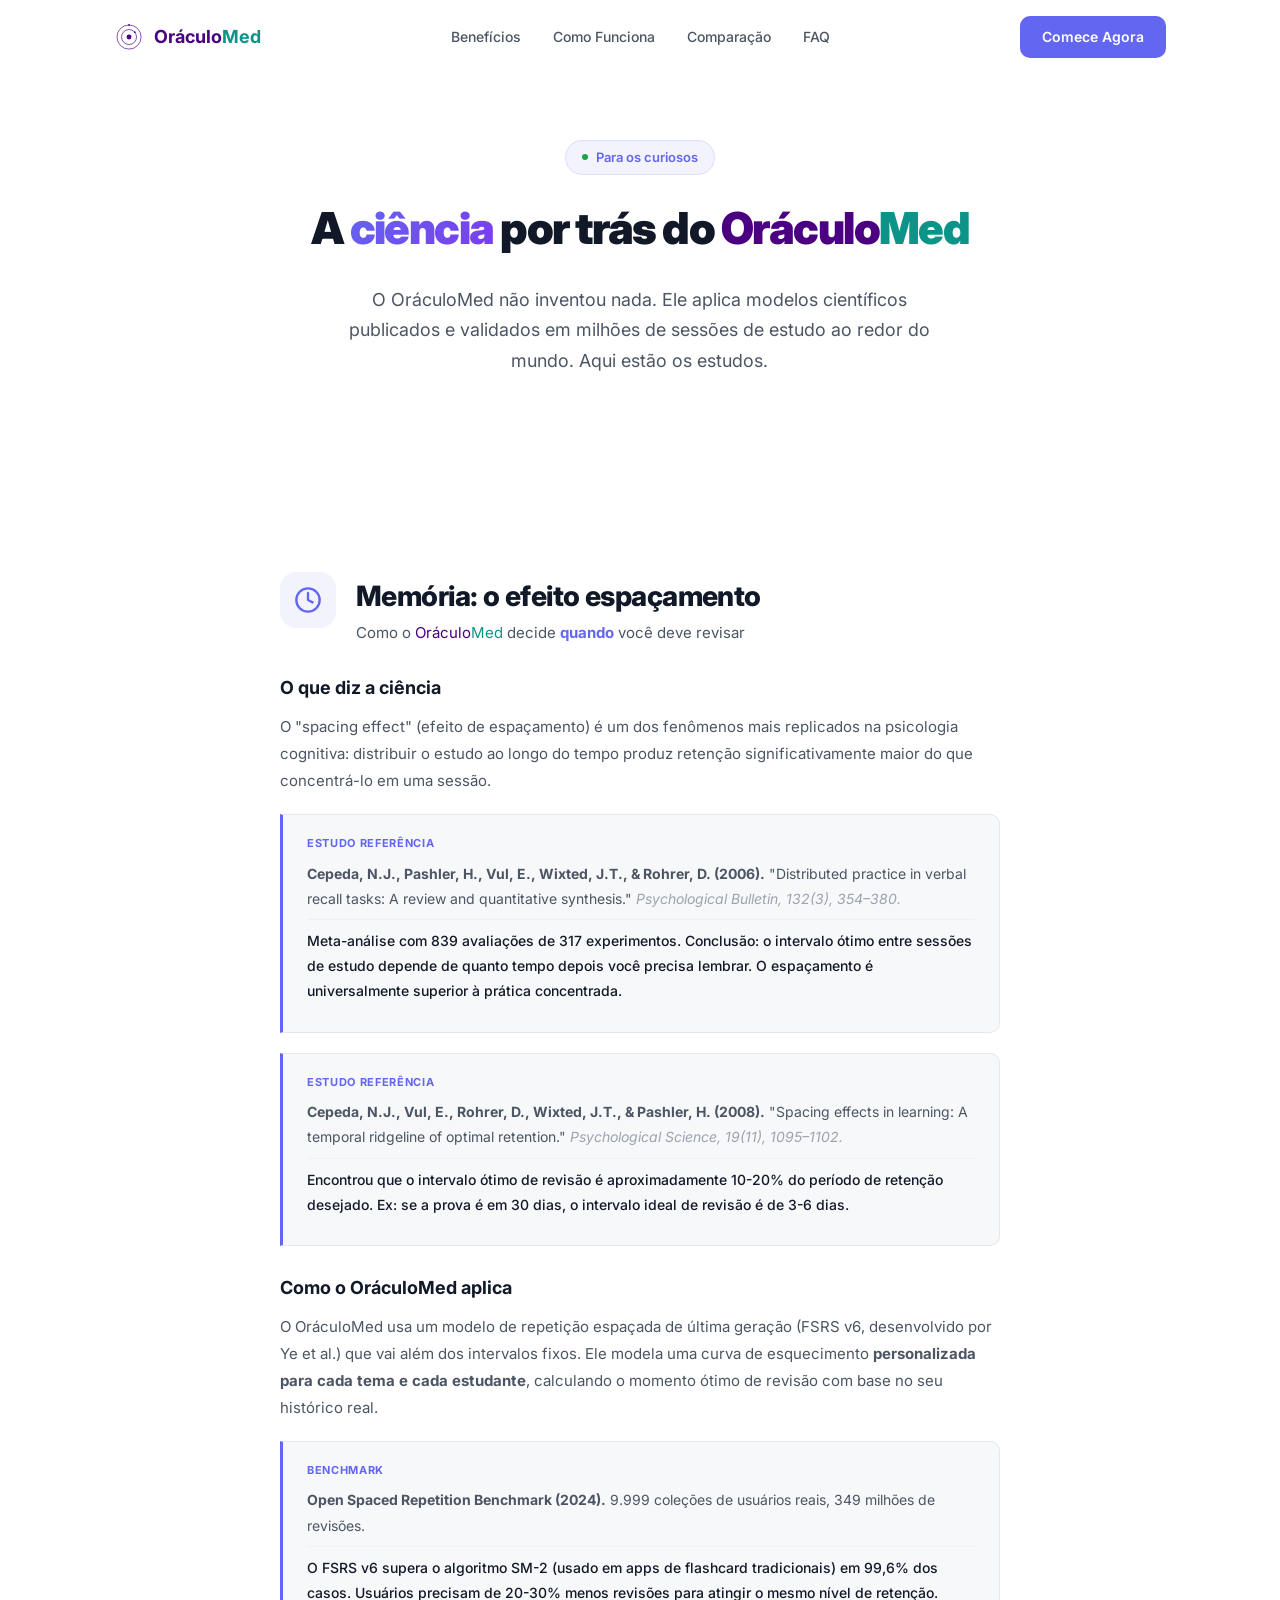
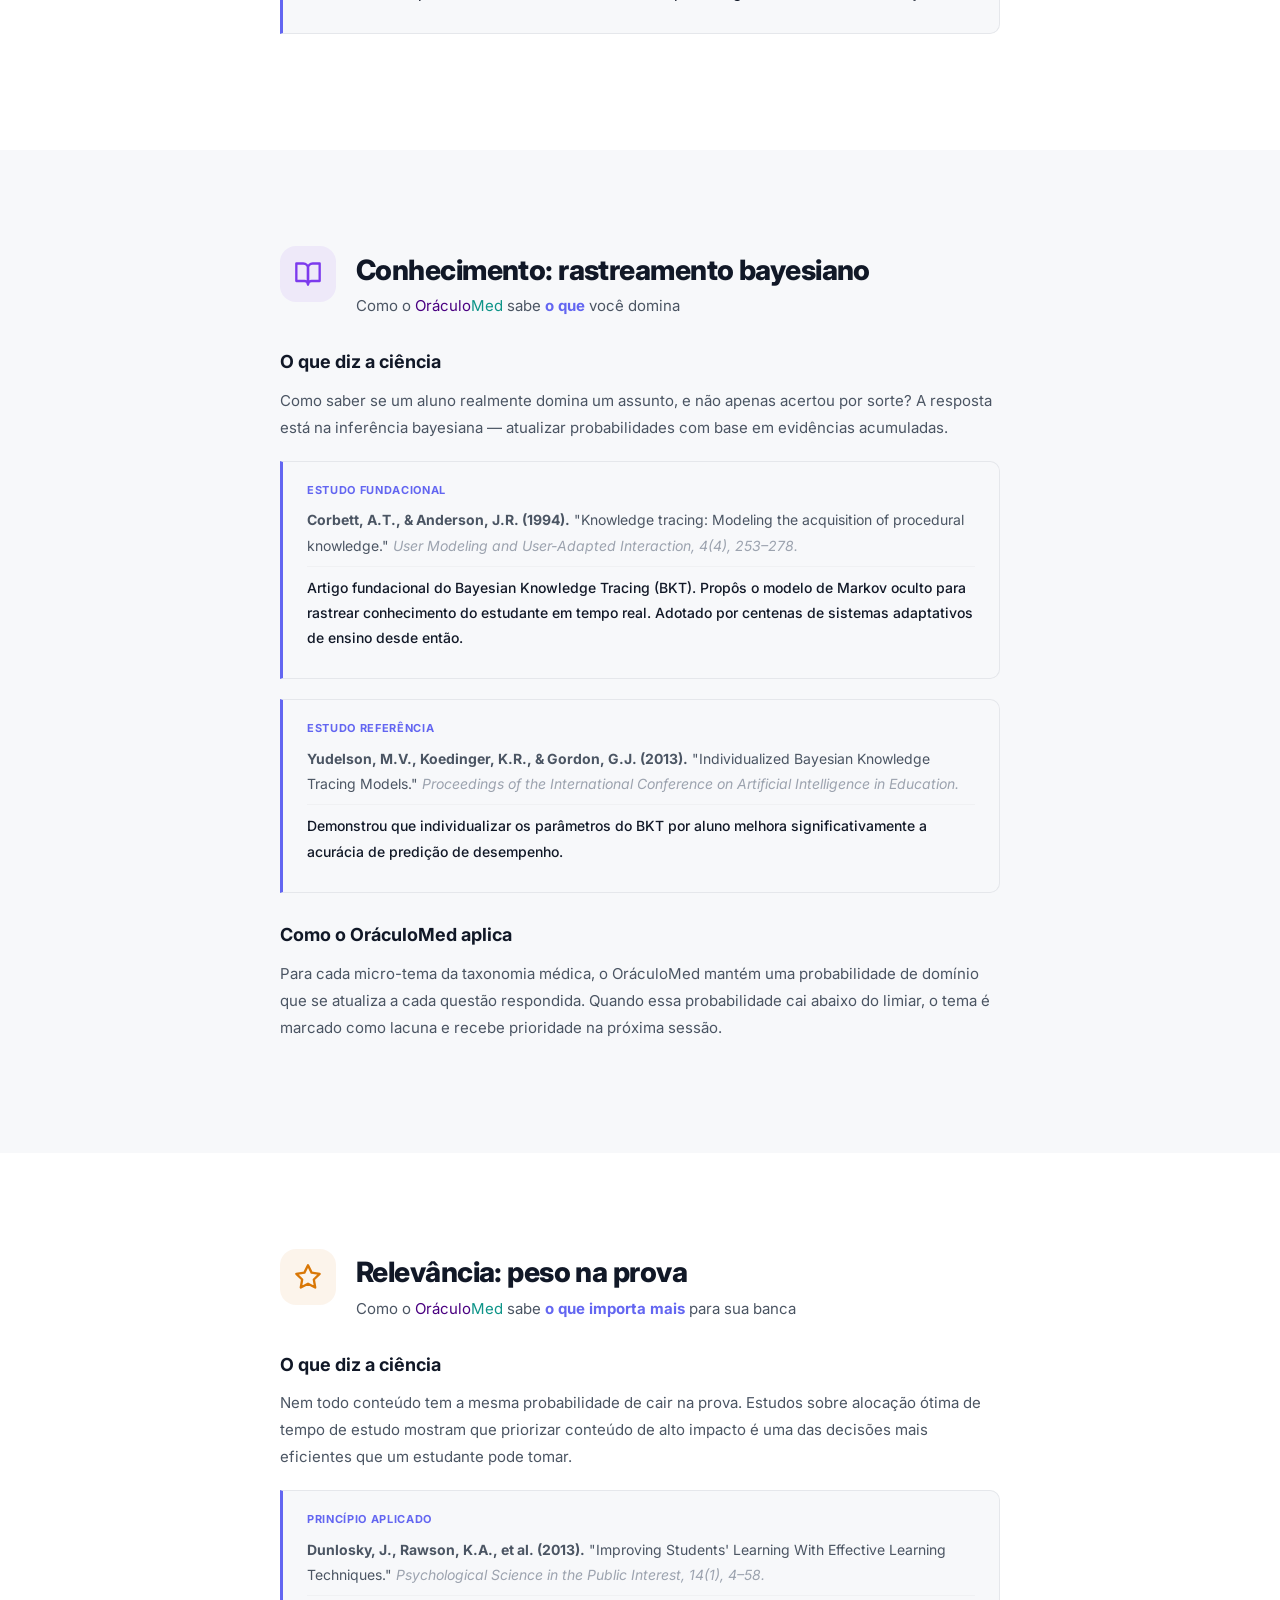
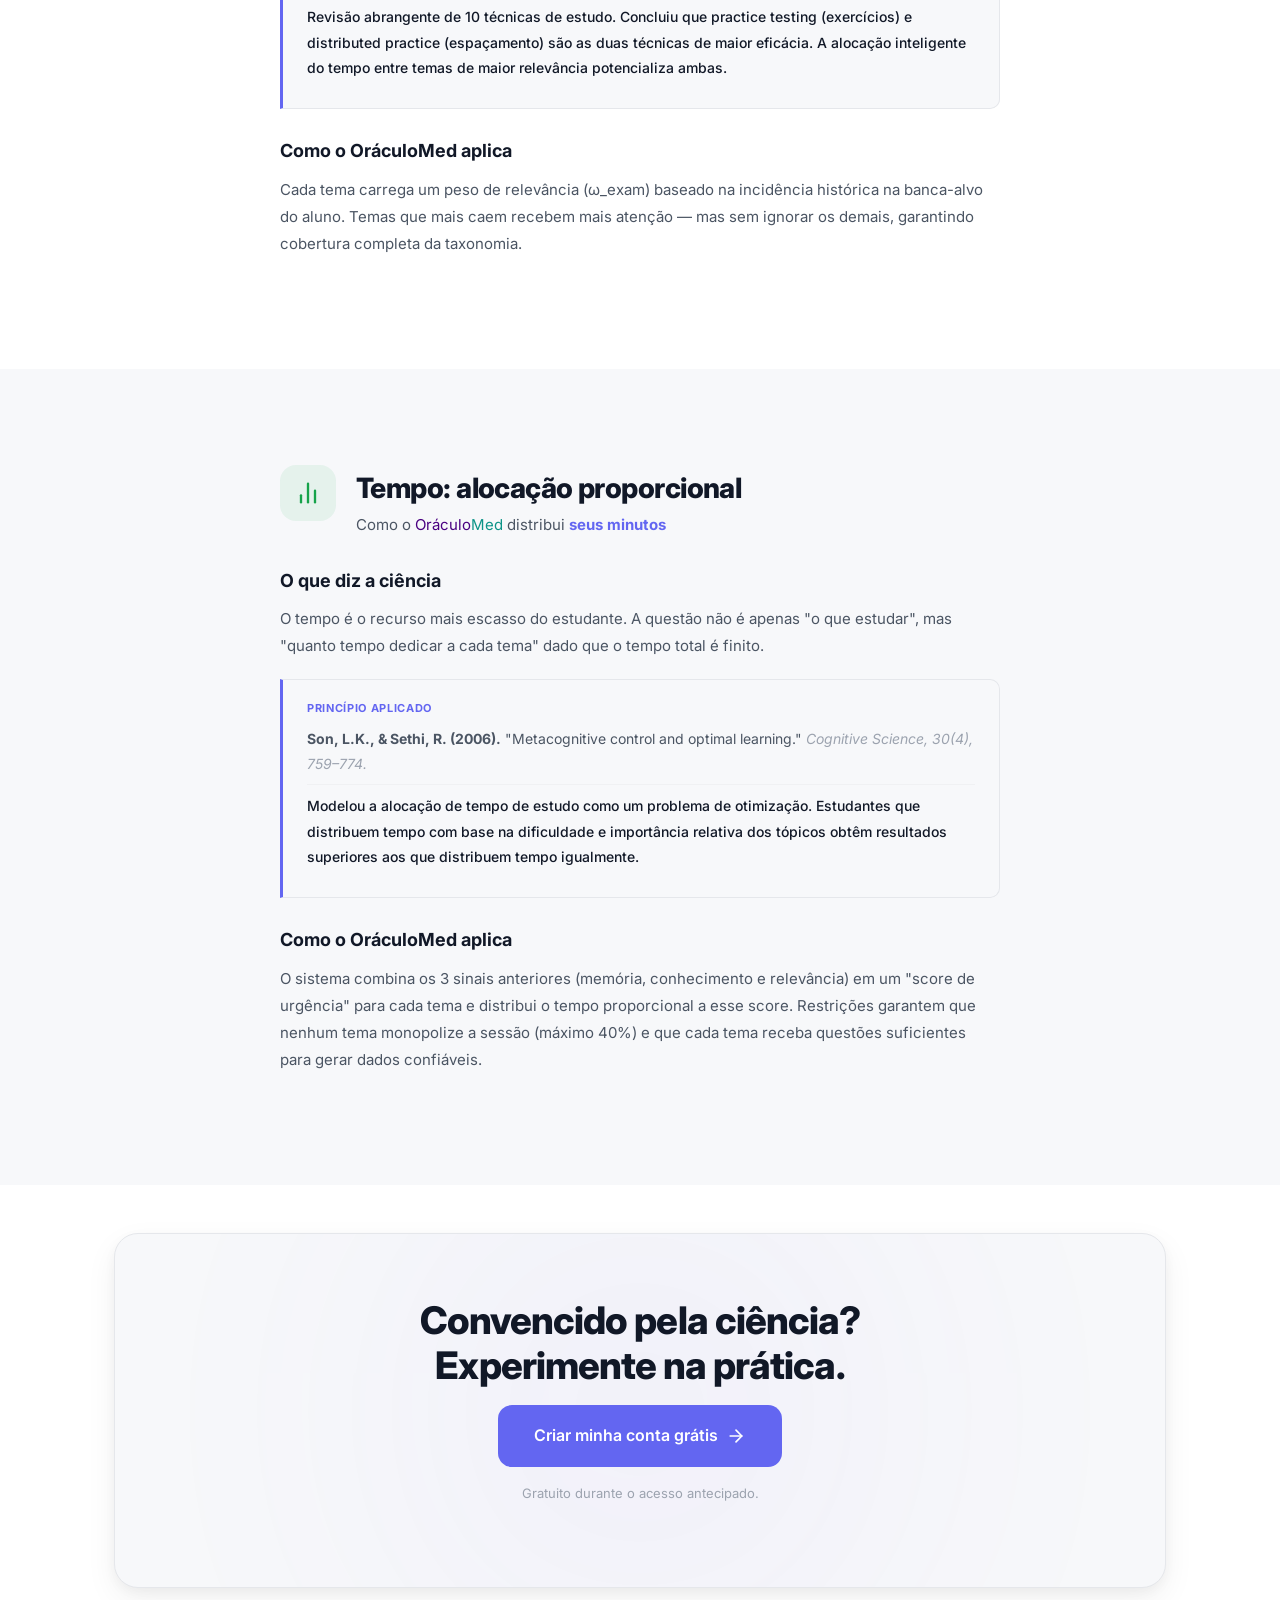
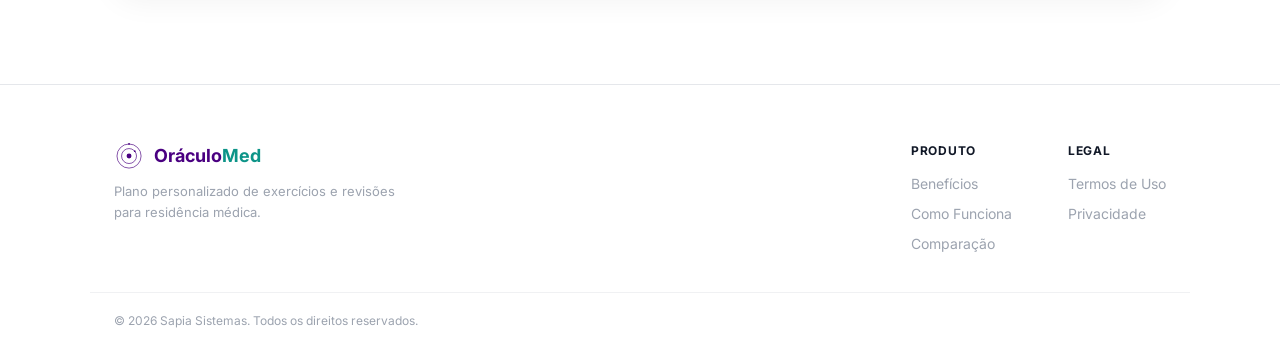
<file: nerds.html>
<!DOCTYPE html>
<html lang="pt-BR">
<head>
  <meta charset="UTF-8">
  <meta name="viewport" content="width=device-width, initial-scale=1.0">
  <title>OráculoMed — A Ciência por Trás</title>
  <meta name="description" content="Os estudos científicos e modelos matemáticos que fundamentam o OráculoMed.">
  <meta name="theme-color" content="#FFFFFF">
  <link rel="icon" type="image/svg+xml" href="assets/logo.svg?v=3">
  <link rel="preconnect" href="https://fonts.googleapis.com">
  <link rel="preconnect" href="https://fonts.gstatic.com" crossorigin>
  <link href="https://fonts.googleapis.com/css2?family=Inter:wght@400;500;600;700;800&display=swap" rel="stylesheet">
  <link rel="stylesheet" href="styles.css?v=5">
</head>
<body>

  <!-- NAV -->
  <nav class="nav" id="nav">
    <div class="nav-inner container">
      <a href="index.html" class="nav-logo">
        <img src="assets/logo.svg?v=3" alt="OráculoMed" class="nav-logo-icon">
        <span class="nav-logo-text"><span style="color:#4A0081">Oráculo</span><span style="color:#0D9488">Med</span></span>
      </a>
      <div class="nav-links" id="nav-links">
        <a href="index.html#beneficios">Benefícios</a>
        <a href="index.html#como-funciona">Como Funciona</a>
        <a href="index.html#comparacao">Comparação</a>
        <a href="index.html#faq">FAQ</a>
      </div>
      <div class="nav-actions">
        <a href="https://oraculomed.com.br" class="btn btn-primary">Comece Agora</a>
        <button class="nav-hamburger" id="nav-hamburger" aria-label="Menu">
          <span></span><span></span><span></span>
        </button>
      </div>
    </div>
  </nav>

  <!-- HERO -->
  <section class="hero" style="min-height: auto; padding: 140px 0 60px">
    <div class="container hero-content">
      <div class="hero-badge fade-up">
        <span class="badge-dot"></span>
        Para os curiosos
      </div>
      <h1 class="hero-title fade-up" style="--delay: 0.1s; font-size: clamp(30px, 4vw, 44px)">
        A <span class="text-gradient">ciência</span> por trás do <span style="color:#4A0081">Oráculo</span><span style="color:#0D9488">Med</span>
      </h1>
      <p class="hero-subtitle fade-up" style="--delay: 0.2s">
        O OráculoMed não inventou nada. Ele aplica modelos científicos publicados e validados em milhões de sessões de estudo ao redor do mundo. Aqui estão os estudos.
      </p>
    </div>
  </section>

  <!-- SPACING EFFECT -->
  <section class="section" id="spacing">
    <div class="container">
      <div class="nerd-detail fade-up">
        <div class="nerd-detail-header">
          <div class="card-icon card-icon-blue" style="width:56px;height:56px;border-radius:16px">
            <svg xmlns="http://www.w3.org/2000/svg" width="28" height="28" viewBox="0 0 24 24" fill="none" stroke="currentColor" stroke-width="2" stroke-linecap="round" stroke-linejoin="round"><circle cx="12" cy="12" r="10"/><polyline points="12 6 12 12 16 14"/></svg>
          </div>
          <div>
            <h2>Memória: o efeito espaçamento</h2>
            <p class="nerd-role-lg">Como o <span style="color:#4A0081">Oráculo</span><span style="color:#0D9488">Med</span> decide <strong>quando</strong> você deve revisar</p>
          </div>
        </div>
        <div class="nerd-detail-body">
          <h3>O que diz a ciência</h3>
          <p>O "spacing effect" (efeito de espaçamento) é um dos fenômenos mais replicados na psicologia cognitiva: distribuir o estudo ao longo do tempo produz retenção significativamente maior do que concentrá-lo em uma sessão.</p>

          <div class="study-card">
            <div class="study-card-header">Estudo referência</div>
            <p><strong>Cepeda, N.J., Pashler, H., Vul, E., Wixted, J.T., & Rohrer, D. (2006).</strong> "Distributed practice in verbal recall tasks: A review and quantitative synthesis." <em>Psychological Bulletin, 132(3), 354–380.</em></p>
            <p class="study-finding">Meta-análise com 839 avaliações de 317 experimentos. Conclusão: o intervalo ótimo entre sessões de estudo depende de quanto tempo depois você precisa lembrar. O espaçamento é universalmente superior à prática concentrada.</p>
          </div>

          <div class="study-card">
            <div class="study-card-header">Estudo referência</div>
            <p><strong>Cepeda, N.J., Vul, E., Rohrer, D., Wixted, J.T., & Pashler, H. (2008).</strong> "Spacing effects in learning: A temporal ridgeline of optimal retention." <em>Psychological Science, 19(11), 1095–1102.</em></p>
            <p class="study-finding">Encontrou que o intervalo ótimo de revisão é aproximadamente 10-20% do período de retenção desejado. Ex: se a prova é em 30 dias, o intervalo ideal de revisão é de 3-6 dias.</p>
          </div>

          <h3>Como o OráculoMed aplica</h3>
          <p>O OráculoMed usa um modelo de repetição espaçada de última geração (FSRS v6, desenvolvido por Ye et al.) que vai além dos intervalos fixos. Ele modela uma curva de esquecimento <strong>personalizada para cada tema e cada estudante</strong>, calculando o momento ótimo de revisão com base no seu histórico real.</p>

          <div class="study-card">
            <div class="study-card-header">Benchmark</div>
            <p><strong>Open Spaced Repetition Benchmark (2024).</strong> 9.999 coleções de usuários reais, 349 milhões de revisões.</p>
            <p class="study-finding">O FSRS v6 supera o algoritmo SM-2 (usado em apps de flashcard tradicionais) em 99,6% dos casos. Usuários precisam de 20-30% menos revisões para atingir o mesmo nível de retenção.</p>
          </div>
        </div>
      </div>
    </div>
  </section>

  <!-- KNOWLEDGE TRACING -->
  <section class="section section-alt" id="knowledge">
    <div class="container">
      <div class="nerd-detail fade-up">
        <div class="nerd-detail-header">
          <div class="card-icon card-icon-purple" style="width:56px;height:56px;border-radius:16px">
            <svg xmlns="http://www.w3.org/2000/svg" width="28" height="28" viewBox="0 0 24 24" fill="none" stroke="currentColor" stroke-width="2" stroke-linecap="round" stroke-linejoin="round"><path d="M2 3h6a4 4 0 0 1 4 4v14a3 3 0 0 0-3-3H2z"/><path d="M22 3h-6a4 4 0 0 0-4 4v14a3 3 0 0 1 3-3h7z"/></svg>
          </div>
          <div>
            <h2>Conhecimento: rastreamento bayesiano</h2>
            <p class="nerd-role-lg">Como o <span style="color:#4A0081">Oráculo</span><span style="color:#0D9488">Med</span> sabe <strong>o que</strong> você domina</p>
          </div>
        </div>
        <div class="nerd-detail-body">
          <h3>O que diz a ciência</h3>
          <p>Como saber se um aluno realmente domina um assunto, e não apenas acertou por sorte? A resposta está na inferência bayesiana — atualizar probabilidades com base em evidências acumuladas.</p>

          <div class="study-card">
            <div class="study-card-header">Estudo fundacional</div>
            <p><strong>Corbett, A.T., & Anderson, J.R. (1994).</strong> "Knowledge tracing: Modeling the acquisition of procedural knowledge." <em>User Modeling and User-Adapted Interaction, 4(4), 253–278.</em></p>
            <p class="study-finding">Artigo fundacional do Bayesian Knowledge Tracing (BKT). Propôs o modelo de Markov oculto para rastrear conhecimento do estudante em tempo real. Adotado por centenas de sistemas adaptativos de ensino desde então.</p>
          </div>

          <div class="study-card">
            <div class="study-card-header">Estudo referência</div>
            <p><strong>Yudelson, M.V., Koedinger, K.R., & Gordon, G.J. (2013).</strong> "Individualized Bayesian Knowledge Tracing Models." <em>Proceedings of the International Conference on Artificial Intelligence in Education.</em></p>
            <p class="study-finding">Demonstrou que individualizar os parâmetros do BKT por aluno melhora significativamente a acurácia de predição de desempenho.</p>
          </div>

          <h3>Como o OráculoMed aplica</h3>
          <p>Para cada micro-tema da taxonomia médica, o OráculoMed mantém uma probabilidade de domínio que se atualiza a cada questão respondida. Quando essa probabilidade cai abaixo do limiar, o tema é marcado como lacuna e recebe prioridade na próxima sessão.</p>
        </div>
      </div>
    </div>
  </section>

  <!-- RELEVANCE -->
  <section class="section" id="relevance">
    <div class="container">
      <div class="nerd-detail fade-up">
        <div class="nerd-detail-header">
          <div class="card-icon card-icon-amber" style="width:56px;height:56px;border-radius:16px">
            <svg xmlns="http://www.w3.org/2000/svg" width="28" height="28" viewBox="0 0 24 24" fill="none" stroke="currentColor" stroke-width="2" stroke-linecap="round" stroke-linejoin="round"><polygon points="12 2 15.09 8.26 22 9.27 17 14.14 18.18 21.02 12 17.77 5.82 21.02 7 14.14 2 9.27 8.91 8.26 12 2"/></svg>
          </div>
          <div>
            <h2>Relevância: peso na prova</h2>
            <p class="nerd-role-lg">Como o <span style="color:#4A0081">Oráculo</span><span style="color:#0D9488">Med</span> sabe <strong>o que importa mais</strong> para sua banca</p>
          </div>
        </div>
        <div class="nerd-detail-body">
          <h3>O que diz a ciência</h3>
          <p>Nem todo conteúdo tem a mesma probabilidade de cair na prova. Estudos sobre alocação ótima de tempo de estudo mostram que priorizar conteúdo de alto impacto é uma das decisões mais eficientes que um estudante pode tomar.</p>

          <div class="study-card">
            <div class="study-card-header">Princípio aplicado</div>
            <p><strong>Dunlosky, J., Rawson, K.A., et al. (2013).</strong> "Improving Students' Learning With Effective Learning Techniques." <em>Psychological Science in the Public Interest, 14(1), 4–58.</em></p>
            <p class="study-finding">Revisão abrangente de 10 técnicas de estudo. Concluiu que practice testing (exercícios) e distributed practice (espaçamento) são as duas técnicas de maior eficácia. A alocação inteligente do tempo entre temas de maior relevância potencializa ambas.</p>
          </div>

          <h3>Como o OráculoMed aplica</h3>
          <p>Cada tema carrega um peso de relevância (ω_exam) baseado na incidência histórica na banca-alvo do aluno. Temas que mais caem recebem mais atenção — mas sem ignorar os demais, garantindo cobertura completa da taxonomia.</p>
        </div>
      </div>
    </div>
  </section>

  <!-- TIME ALLOCATION -->
  <section class="section section-alt" id="allocation">
    <div class="container">
      <div class="nerd-detail fade-up">
        <div class="nerd-detail-header">
          <div class="card-icon card-icon-green" style="width:56px;height:56px;border-radius:16px">
            <svg xmlns="http://www.w3.org/2000/svg" width="28" height="28" viewBox="0 0 24 24" fill="none" stroke="currentColor" stroke-width="2" stroke-linecap="round" stroke-linejoin="round"><path d="M18 20V10"/><path d="M12 20V4"/><path d="M6 20v-6"/></svg>
          </div>
          <div>
            <h2>Tempo: alocação proporcional</h2>
            <p class="nerd-role-lg">Como o <span style="color:#4A0081">Oráculo</span><span style="color:#0D9488">Med</span> distribui <strong>seus minutos</strong></p>
          </div>
        </div>
        <div class="nerd-detail-body">
          <h3>O que diz a ciência</h3>
          <p>O tempo é o recurso mais escasso do estudante. A questão não é apenas "o que estudar", mas "quanto tempo dedicar a cada tema" dado que o tempo total é finito.</p>

          <div class="study-card">
            <div class="study-card-header">Princípio aplicado</div>
            <p><strong>Son, L.K., & Sethi, R. (2006).</strong> "Metacognitive control and optimal learning." <em>Cognitive Science, 30(4), 759–774.</em></p>
            <p class="study-finding">Modelou a alocação de tempo de estudo como um problema de otimização. Estudantes que distribuem tempo com base na dificuldade e importância relativa dos tópicos obtêm resultados superiores aos que distribuem tempo igualmente.</p>
          </div>

          <h3>Como o OráculoMed aplica</h3>
          <p>O sistema combina os 3 sinais anteriores (memória, conhecimento e relevância) em um "score de urgência" para cada tema e distribui o tempo proporcional a esse score. Restrições garantem que nenhum tema monopolize a sessão (máximo 40%) e que cada tema receba questões suficientes para gerar dados confiáveis.</p>
        </div>
      </div>
    </div>
  </section>

  <!-- CTA -->
  <section class="section section-cta">
    <div class="container">
      <div class="cta-card fade-up">
        <div class="cta-orb"></div>
        <h2 class="cta-title">Convencido pela ciência?<br>Experimente na prática.</h2>
        <div class="cta-actions">
          <a href="index.html#cta" class="btn btn-primary btn-xl">
            Criar minha conta grátis
            <svg xmlns="http://www.w3.org/2000/svg" width="20" height="20" viewBox="0 0 24 24" fill="none" stroke="currentColor" stroke-width="2" stroke-linecap="round" stroke-linejoin="round"><line x1="5" y1="12" x2="19" y2="12"/><polyline points="12 5 19 12 12 19"/></svg>
          </a>
        </div>
        <p class="cta-note" style="margin-top: 16px">Gratuito durante o acesso antecipado.</p>
      </div>
    </div>
  </section>

  <!-- FOOTER -->
  <footer class="footer">
    <div class="container footer-inner">
      <div class="footer-brand">
        <div class="footer-logo">
          <img src="assets/logo.svg?v=3" alt="OráculoMed" class="nav-logo-icon">
          <span><span style="color:#4A0081">Oráculo</span><span style="color:#0D9488">Med</span></span>
        </div>
        <p class="footer-tagline">Plano personalizado de exercícios e revisões para residência médica.</p>
      </div>
      <div class="footer-links">
        <div class="footer-col">
          <h4>Produto</h4>
          <a href="index.html#beneficios">Benefícios</a>
          <a href="index.html#como-funciona">Como Funciona</a>
          <a href="index.html#comparacao">Comparação</a>
        </div>
        <div class="footer-col">
          <h4>Legal</h4>
          <a href="#">Termos de Uso</a>
          <a href="#">Privacidade</a>
        </div>
      </div>
    </div>
    <div class="container footer-bottom">
      <p>&copy; 2026 Sapia Sistemas. Todos os direitos reservados.</p>
    </div>
  </footer>

  <script src="script.js?v=5"></script>
</body>
</html>
</file>
<file: styles.css>
/* ============================================
   OraculoMed — Sales Landing Page
   ============================================ */

*, *::before, *::after {
  margin: 0;
  padding: 0;
  box-sizing: border-box;
}

:root {
  --bg: #FFFFFF;
  --bg-alt: #F7F8FA;
  --card-bg: #FFFFFF;
  --text: #111827;
  --text-secondary: #4B5563;
  --text-muted: #9CA3AF;
  --border: #E5E7EB;
  --border-light: #F0F1F3;
  --primary: #6366F1;
  --primary-rgb: 99, 102, 241;
  --primary-hover: #5558E6;
  --purple: #7C3AED;
  --purple-rgb: 124, 58, 237;
  --green: #16A34A;
  --green-rgb: 22, 163, 74;
  --amber: #D97706;
  --amber-rgb: 217, 119, 6;
  --red: #DC2626;
  --red-rgb: 220, 38, 38;
  --gradient-start: #6366F1;
  --gradient-end: #7C3AED;
  --shadow-sm: 0 1px 2px rgba(0,0,0,0.04);
  --shadow-md: 0 2px 8px rgba(0,0,0,0.04), 0 4px 16px rgba(0,0,0,0.04);
  --shadow-lg: 0 4px 12px rgba(0,0,0,0.04), 0 12px 32px rgba(0,0,0,0.06);
  --shadow-xl: 0 8px 24px rgba(0,0,0,0.06), 0 24px 48px rgba(0,0,0,0.08);
  --radius-lg: 20px;
  --radius-md: 14px;
  --radius-sm: 10px;
}

/* ========================
   SPLASH SCREEN
   ======================== */
.splash {
  position: fixed;
  inset: 0;
  z-index: 9999;
  background: #FFF;
  display: flex;
  align-items: center;
  justify-content: center;
  transition: opacity 0.5s ease, visibility 0.5s ease;
}

.splash.hidden {
  opacity: 0;
  visibility: hidden;
  pointer-events: none;
}

.splash-content {
  display: flex;
  flex-direction: column;
  align-items: center;
  gap: 20px;
  animation: splashFadeIn 0.6s ease;
}

.splash-logo {
  width: 100px;
  height: 90px;
}

.splash-dot-inner {
  animation: orbitInner 2s linear infinite;
  transform-origin: 710.76px 640.09px;
}

.splash-dot-outer {
  animation: orbitOuter 3s linear infinite;
  transform-origin: 710.76px 640.09px;
}

@keyframes orbitInner {
  from { transform: rotate(0deg); }
  to { transform: rotate(-360deg); }
}

@keyframes orbitOuter {
  from { transform: rotate(0deg); }
  to { transform: rotate(360deg); }
}

.splash-name {
  font-family: 'Inter', sans-serif;
  font-size: 28px;
  font-weight: 800;
  color: #4A0081;
  letter-spacing: -0.02em;
  opacity: 0;
  animation: splashTextIn 0.5s ease 0.4s forwards;
}

@keyframes splashFadeIn {
  from { opacity: 0; transform: scale(0.9); }
  to { opacity: 1; transform: scale(1); }
}

@keyframes splashTextIn {
  from { opacity: 0; transform: translateY(8px); }
  to { opacity: 1; transform: translateY(0); }
}

/* ========================
   IMAGE PLACEHOLDERS
   ======================== */
.img-placeholder {
  width: 100%;
  height: 380px;
  background: var(--bg-alt);
  border: 2px dashed var(--border);
  border-radius: var(--radius-lg);
  display: flex;
  align-items: center;
  justify-content: center;
  padding: 24px;
}

.img-placeholder span {
  font-size: 14px;
  font-weight: 500;
  color: var(--text-muted);
  text-align: center;
  line-height: 1.5;
}

html {
  scroll-behavior: smooth;
  scroll-padding-top: 80px;
}

body {
  font-family: 'Inter', -apple-system, BlinkMacSystemFont, 'Segoe UI', sans-serif;
  background: var(--bg);
  color: var(--text);
  line-height: 1.6;
  -webkit-font-smoothing: antialiased;
  overflow-x: hidden;
}

.container {
  max-width: 1100px;
  margin: 0 auto;
  padding: 0 24px;
}

/* ========================
   ANIMATIONS
   ======================== */
.fade-up {
  opacity: 0;
  transform: translateY(20px);
  transition: opacity 0.5s cubic-bezier(0.22, 1, 0.36, 1),
              transform 0.5s cubic-bezier(0.22, 1, 0.36, 1);
  transition-delay: var(--delay, 0s);
}

.fade-up.visible {
  opacity: 1;
  transform: translateY(0);
}

@keyframes float {
  0%, 100% { transform: translate(0, 0) scale(1); }
  33% { transform: translate(30px, -20px) scale(1.05); }
  66% { transform: translate(-20px, 15px) scale(0.95); }
}

@keyframes pulse {
  0%, 100% { opacity: 1; }
  50% { opacity: 0.5; }
}

/* ========================
   NAV
   ======================== */
.nav {
  position: fixed;
  top: 0; left: 0; right: 0;
  z-index: 100;
  padding: 16px 0;
  transition: all 0.3s ease;
}

.nav-scrolled {
  background: rgba(255, 255, 255, 0.92);
  backdrop-filter: blur(20px);
  -webkit-backdrop-filter: blur(20px);
  border-bottom: 1px solid var(--border-light);
  padding: 12px 0;
  box-shadow: var(--shadow-sm);
}

.nav-inner {
  display: flex;
  align-items: center;
  justify-content: space-between;
}

.nav-logo {
  display: flex;
  align-items: center;
  gap: 10px;
  text-decoration: none;
  color: var(--text);
  font-weight: 700;
  font-size: 18px;
}

.nav-logo-icon {
  width: 30px;
  height: 30px;
  color: var(--text);
}

.nav-links {
  display: flex;
  gap: 32px;
}

.nav-links a {
  color: var(--text-secondary);
  text-decoration: none;
  font-size: 14px;
  font-weight: 500;
  transition: color 0.2s;
}

.nav-links a:hover { color: var(--text); }

.nav-actions {
  display: flex;
  align-items: center;
  gap: 12px;
}

.nav-hamburger {
  display: none;
  flex-direction: column;
  gap: 5px;
  background: none;
  border: none;
  cursor: pointer;
  padding: 4px;
}

.nav-hamburger span {
  display: block;
  width: 22px;
  height: 2px;
  background: var(--text);
  border-radius: 2px;
  transition: all 0.3s;
}

.nav-hamburger.open span:nth-child(1) { transform: rotate(45deg) translate(5px, 5px); }
.nav-hamburger.open span:nth-child(2) { opacity: 0; }
.nav-hamburger.open span:nth-child(3) { transform: rotate(-45deg) translate(5px, -5px); }

/* ========================
   BUTTONS
   ======================== */
.btn {
  display: inline-flex;
  align-items: center;
  gap: 8px;
  padding: 10px 22px;
  border-radius: var(--radius-sm);
  font-size: 14px;
  font-weight: 600;
  text-decoration: none;
  border: none;
  cursor: pointer;
  transition: all 0.25s ease;
  white-space: nowrap;
}

.btn-primary {
  background: var(--primary);
  color: #FFF;
}

.btn-primary:hover {
  background: var(--primary-hover);
  transform: translateY(-1px);
  box-shadow: 0 4px 16px rgba(var(--primary-rgb), 0.35);
}

.btn-ghost {
  background: transparent;
  color: var(--text-secondary);
  border: 1px solid var(--border);
}

.btn-ghost:hover {
  color: var(--text);
  border-color: #D1D5DB;
  background: var(--bg-alt);
}

.btn-lg {
  padding: 14px 28px;
  font-size: 15px;
  border-radius: var(--radius-md);
}

.btn-xl {
  padding: 18px 36px;
  font-size: 16px;
  border-radius: var(--radius-md);
}

/* ========================
   HERO
   ======================== */
.hero {
  position: relative;
  min-height: 100vh;
  display: flex;
  align-items: center;
  justify-content: center;
  padding: 130px 0 80px;
  overflow: hidden;
}

.hero-bg {
  position: absolute;
  inset: 0;
  pointer-events: none;
}

.hero-orb {
  position: absolute;
  border-radius: 50%;
  filter: blur(100px);
  opacity: 0.07;
  animation: float 20s ease-in-out infinite;
}

.hero-orb-1 { width: 500px; height: 500px; background: var(--primary); top: -15%; right: -8%; }
.hero-orb-2 { width: 400px; height: 400px; background: var(--purple); bottom: -15%; left: -8%; animation-delay: -7s; }
.hero-orb-3 { width: 250px; height: 250px; background: var(--green); top: 40%; left: 50%; animation-delay: -13s; }

.hero-content {
  position: relative;
  text-align: center;
  max-width: 1100px;
  margin: 0 auto;
}

.hero-badge {
  display: inline-flex;
  align-items: center;
  gap: 8px;
  padding: 6px 16px;
  border-radius: 100px;
  font-size: 13px;
  font-weight: 600;
  color: var(--primary);
  background: rgba(var(--primary-rgb), 0.08);
  border: 1px solid rgba(var(--primary-rgb), 0.15);
  margin-bottom: 28px;
}

.badge-dot {
  width: 6px; height: 6px;
  border-radius: 50%;
  background: var(--green);
  animation: pulse 2s ease-in-out infinite;
}

.hero-title {
  font-size: clamp(34px, 5vw, 62px);
  font-weight: 900;
  line-height: 1.08;
  letter-spacing: -0.035em;
  margin-bottom: 28px;
  max-width: 1000px;
  margin-left: auto;
  margin-right: auto;
}

.text-gradient {
  background: linear-gradient(135deg, var(--gradient-start), var(--gradient-end));
  -webkit-background-clip: text;
  -webkit-text-fill-color: transparent;
  background-clip: text;
  display: inline-block;
  padding-bottom: 0.08em;
  line-height: 1.15;
}

.hero-subtitle {
  font-size: clamp(16px, 1.4vw, 19px);
  color: var(--text-secondary);
  max-width: 620px;
  margin: 0 auto 40px;
  line-height: 1.7;
}

.hero-subtitle strong {
  color: var(--text);
  font-weight: 600;
}

.hero-actions {
  display: flex;
  gap: 12px;
  justify-content: center;
  flex-wrap: wrap;
}

.hero-image {
  margin-top: 56px;
  border-radius: 0;
  overflow: hidden;
  box-shadow: var(--shadow-xl);
  border: 1px solid var(--border-light);
  max-width: 780px;
  margin-left: auto;
  margin-right: auto;
}

.hero-image img {
  width: 100%;
  height: auto;
  display: block;
}

/* ========================
   SECTIONS (shared)
   ======================== */
.section {
  padding: 96px 0;
}

.section-alt {
  background: var(--bg-alt);
}

.section-header {
  text-align: center;
  margin-bottom: 56px;
}

.section-label {
  display: inline-block;
  font-size: 12px;
  font-weight: 700;
  text-transform: uppercase;
  letter-spacing: 0.08em;
  color: var(--primary);
  margin-bottom: 12px;
}

.section-title {
  font-size: clamp(26px, 3.5vw, 38px);
  font-weight: 800;
  letter-spacing: -0.025em;
  margin-bottom: 14px;
  line-height: 1.2;
}

.section-subtitle {
  font-size: 16px;
  color: var(--text-secondary);
  max-width: 540px;
  margin: 0 auto;
  line-height: 1.7;
}

/* ========================
   2. PROBLEM / PAIN
   ======================== */
.pain-grid {
  display: grid;
  grid-template-columns: repeat(3, 1fr);
  gap: 20px;
  margin-bottom: 48px;
}

.pain-card {
  background: var(--card-bg);
  border: 1px solid var(--border);
  border-radius: var(--radius-lg);
  padding: 28px;
  transition: all 0.25s ease;
}

.pain-card:hover {
  transform: translateY(-2px);
  box-shadow: var(--shadow-md);
}

.pain-icon {
  width: 44px; height: 44px;
  border-radius: 12px;
  display: flex;
  align-items: center;
  justify-content: center;
  margin-bottom: 18px;
}

.pain-icon-red    { background: rgba(var(--red-rgb), 0.08);    color: var(--red); }
.pain-icon-amber  { background: rgba(var(--amber-rgb), 0.08);  color: var(--amber); }
.pain-icon-purple { background: rgba(var(--purple-rgb), 0.08); color: var(--purple); }

.pain-card h3 {
  font-size: 16px;
  font-weight: 600;
  margin-bottom: 10px;
  font-style: italic;
  line-height: 1.4;
}

.pain-card p {
  font-size: 14px;
  color: var(--text-secondary);
  line-height: 1.7;
}

.pain-closing {
  text-align: center;
  font-size: 18px;
  color: var(--text-secondary);
  line-height: 1.75;
  max-width: 500px;
  margin: 0 auto;
}

.pain-closing strong { color: var(--text); }

/* ========================
   3. SOLUTION
   ======================== */
.solution-block {
  display: grid;
  grid-template-columns: 1fr 1fr;
  gap: 56px;
  align-items: center;
}

.solution-text .section-label { text-align: left; }

.solution-text .section-title { text-align: left; }

.solution-desc {
  font-size: 16px;
  color: var(--text-secondary);
  line-height: 1.75;
  margin-bottom: 16px;
}

.solution-desc strong { color: var(--text); }

.solution-image {
  border-radius: 0;
  overflow: hidden;
  box-shadow: var(--shadow-lg);
}

.solution-image img {
  width: 100%;
  height: auto;
  display: block;
}

/* ========================
   4. BENEFITS
   ======================== */
.benefits-grid {
  display: grid;
  grid-template-columns: repeat(3, 1fr);
  gap: 20px;
}

.benefit-card {
  background: var(--card-bg);
  border: 1px solid var(--border);
  border-radius: var(--radius-lg);
  padding: 28px;
  transition: all 0.25s ease;
}

.benefit-card:hover {
  transform: translateY(-3px);
  box-shadow: var(--shadow-md);
}

.card-icon {
  width: 44px; height: 44px;
  border-radius: 12px;
  display: flex;
  align-items: center;
  justify-content: center;
  margin-bottom: 18px;
}

.card-icon-blue   { background: rgba(var(--primary-rgb), 0.08); color: var(--primary); }
.card-icon-purple { background: rgba(var(--purple-rgb), 0.08);  color: var(--purple); }
.card-icon-green  { background: rgba(var(--green-rgb), 0.08);   color: var(--green); }
.card-icon-amber  { background: rgba(var(--amber-rgb), 0.08);   color: var(--amber); }

/* Motor grid (4 cols) */
.motor-grid {
  display: grid;
  grid-template-columns: repeat(4, 1fr);
  gap: 20px;
}

.card-title {
  font-size: 17px;
  font-weight: 700;
  margin-bottom: 8px;
  line-height: 1.3;
}

.card-text {
  font-size: 14px;
  color: var(--text-secondary);
  line-height: 1.7;
}

/* ========================
   MINI CTA
   ======================== */
.mini-cta {
  padding: 36px 0;
  border-top: 1px solid var(--border-light);
  border-bottom: 1px solid var(--border-light);
  background: var(--bg-alt);
}

.mini-cta-inner {
  display: flex;
  align-items: center;
  justify-content: center;
  gap: 20px;
  flex-wrap: wrap;
}

.mini-cta-inner p {
  font-size: 15px;
  font-weight: 500;
  color: var(--text-secondary);
}

/* ========================
   5. NERDS
   ======================== */
.nerd-grid {
  display: grid;
  grid-template-columns: repeat(3, 1fr);
  gap: 20px;
}

.nerd-card {
  background: var(--card-bg);
  border: 1px solid var(--border);
  border-radius: var(--radius-lg);
  padding: 28px;
  transition: all 0.25s ease;
}

.nerd-card:hover {
  transform: translateY(-2px);
  box-shadow: var(--shadow-md);
}

.nerd-header {
  display: flex;
  align-items: center;
  gap: 14px;
  margin-bottom: 16px;
}

.nerd-header h3 {
  font-size: 17px;
  font-weight: 700;
  line-height: 1.2;
}

.nerd-role {
  font-size: 12px;
  color: var(--primary);
  font-weight: 600;
}

.nerd-card > p {
  font-size: 14px;
  color: var(--text-secondary);
  line-height: 1.7;
  margin-bottom: 16px;
}

.nerd-tag {
  display: inline-block;
  font-size: 11px;
  font-weight: 600;
  text-transform: uppercase;
  letter-spacing: 0.04em;
  color: var(--primary);
  background: rgba(var(--primary-rgb), 0.06);
  padding: 5px 10px;
  border-radius: 6px;
}

/* ========================
   6. HOW IT WORKS
   ======================== */
.how-grid {
  display: grid;
  grid-template-columns: repeat(3, 1fr);
  gap: 28px;
  max-width: 880px;
  margin: 0 auto;
}

.how-step {
  text-align: center;
  padding: 24px 16px;
}

.how-number {
  width: 44px; height: 44px;
  border-radius: 50%;
  background: var(--primary);
  color: #FFF;
  font-size: 18px;
  font-weight: 700;
  display: flex;
  align-items: center;
  justify-content: center;
  margin: 0 auto 16px;
}

.how-image {
  margin-bottom: 16px;
  opacity: 0.7;
}

.how-step h3 {
  font-size: 17px;
  font-weight: 700;
  margin-bottom: 8px;
}

.how-step p {
  font-size: 14px;
  color: var(--text-secondary);
  line-height: 1.7;
}

.how-nerd-link {
  text-align: center;
  margin-top: 36px;
  font-size: 14px;
  color: var(--text-muted);
}

.how-nerd-link a {
  color: var(--primary);
  text-decoration: none;
  font-weight: 600;
}

.how-nerd-link a:hover { text-decoration: underline; }

/* ========================
   7. SHOWCASE
   ======================== */
.showcase {
  display: grid;
  grid-template-columns: 1fr 1fr;
  gap: 48px;
  align-items: center;
}

.showcase-reverse { direction: rtl; }
.showcase-reverse > * { direction: ltr; }

.showcase-image {
  border-radius: 0;
  overflow: hidden;
  box-shadow: var(--shadow-lg);
}

.showcase-image img {
  width: 100%;
  height: auto;
  display: block;
}

.showcase-text { padding: 8px 0; }
.showcase-text .section-label { text-align: left; }

.showcase-text h3 {
  font-size: 26px;
  font-weight: 700;
  letter-spacing: -0.02em;
  margin-bottom: 14px;
  line-height: 1.25;
}

.showcase-text p {
  font-size: 15px;
  color: var(--text-secondary);
  line-height: 1.7;
  margin-bottom: 16px;
}

.showcase-text ul {
  list-style: none;
  display: flex;
  flex-direction: column;
  gap: 10px;
}

.showcase-text ul li {
  display: flex;
  align-items: center;
  gap: 10px;
  font-size: 14px;
  color: var(--text-secondary);
}

.showcase-text ul li svg {
  flex-shrink: 0;
  color: var(--green);
}

/* ========================
   8. COMPARISON TABLE
   ======================== */
.comparison-table-wrap {
  overflow-x: auto;
  border-radius: var(--radius-lg);
  border: 1px solid var(--border);
  box-shadow: var(--shadow-sm);
  -webkit-overflow-scrolling: touch;
}

.comparison-table {
  width: 100%;
  border-collapse: collapse;
  font-size: 14px;
  min-width: 600px;
}

.comparison-table th,
.comparison-table td {
  padding: 14px 18px;
  text-align: center;
  border-bottom: 1px solid var(--border-light);
}

.comparison-table thead th {
  font-weight: 700;
  font-size: 12px;
  text-transform: uppercase;
  letter-spacing: 0.05em;
  background: var(--bg-alt);
  color: var(--text-muted);
  position: sticky;
  top: 0;
}

.comparison-table th:first-child,
.comparison-table td:first-child {
  text-align: left;
  font-weight: 500;
  color: var(--text);
}

.comparison-table tbody tr:last-child td { border-bottom: none; }

.comparison-table tbody tr:hover { background: rgba(var(--primary-rgb), 0.02); }

.highlight-col { background: rgba(var(--primary-rgb), 0.03); }
.comparison-table thead th.highlight-col {
  color: var(--primary);
  background: rgba(var(--primary-rgb), 0.06);
  font-weight: 700;
}

.check  { color: var(--green); font-weight: 700; font-size: 15px; }
.cross  { color: #D1D5DB; font-size: 15px; }
.partial { color: var(--amber); font-size: 12px; font-weight: 600; }

/* ========================
   9. TRUST / SOCIAL PROOF
   ======================== */
.trust-grid {
  display: grid;
  grid-template-columns: repeat(3, 1fr);
  gap: 20px;
  margin-bottom: 48px;
}

.trust-card {
  text-align: center;
  padding: 28px 20px;
  background: var(--card-bg);
  border: 1px solid var(--border);
  border-radius: var(--radius-lg);
  transition: all 0.25s ease;
}

.trust-card:hover { box-shadow: var(--shadow-md); }

.trust-icon {
  width: 52px; height: 52px;
  border-radius: 14px;
  background: rgba(var(--primary-rgb), 0.06);
  display: flex;
  align-items: center;
  justify-content: center;
  margin: 0 auto 14px;
}

.trust-card h3 {
  font-size: 15px;
  font-weight: 700;
  margin-bottom: 8px;
}

.trust-card p {
  font-size: 13px;
  color: var(--text-secondary);
  line-height: 1.6;
}

.trust-exams { text-align: center; }

.trust-exams-label {
  font-size: 13px;
  color: var(--text-muted);
  font-weight: 600;
  text-transform: uppercase;
  letter-spacing: 0.06em;
  margin-bottom: 16px;
}

.trust-exams-list {
  display: flex;
  flex-wrap: wrap;
  justify-content: center;
  gap: 8px;
}

.exam-badge {
  padding: 8px 16px;
  border-radius: var(--radius-sm);
  font-size: 13px;
  font-weight: 600;
  background: var(--card-bg);
  border: 1px solid var(--border);
  color: var(--text-secondary);
  transition: all 0.2s;
}

.exam-badge:hover {
  border-color: var(--primary);
  color: var(--primary);
}

/* ========================
   10. STATS
   ======================== */
.stats-grid {
  display: grid;
  grid-template-columns: repeat(4, 1fr);
  gap: 20px;
}

.stat {
  text-align: center;
  padding: 28px 16px;
  background: var(--card-bg);
  border: 1px solid var(--border);
  border-radius: var(--radius-lg);
  transition: all 0.25s ease;
}

.stat:hover { box-shadow: var(--shadow-md); }

.stat-value {
  font-size: 36px;
  font-weight: 800;
  background: linear-gradient(135deg, var(--gradient-start), var(--gradient-end));
  -webkit-background-clip: text;
  -webkit-text-fill-color: transparent;
  background-clip: text;
  margin-bottom: 6px;
  line-height: 1;
}

.stat-label {
  font-size: 13px;
  color: var(--text-secondary);
  line-height: 1.5;
}

/* ========================
   11. FAQ
   ======================== */
.faq-list {
  max-width: 680px;
  margin: 0 auto;
  display: flex;
  flex-direction: column;
  gap: 8px;
}

.faq-item {
  background: var(--card-bg);
  border: 1px solid var(--border);
  border-radius: var(--radius-md);
  overflow: hidden;
  transition: box-shadow 0.2s;
}

.faq-item[open] {
  box-shadow: var(--shadow-md);
  border-color: rgba(var(--primary-rgb), 0.2);
}

.faq-item summary {
  padding: 18px 22px;
  font-size: 15px;
  font-weight: 600;
  cursor: pointer;
  list-style: none;
  display: flex;
  align-items: center;
  justify-content: space-between;
  gap: 16px;
  color: var(--text);
  transition: color 0.2s;
  user-select: none;
}

.faq-item summary::-webkit-details-marker { display: none; }

.faq-item summary::after {
  content: '+';
  font-size: 22px;
  font-weight: 300;
  color: var(--text-muted);
  transition: transform 0.3s ease;
  flex-shrink: 0;
  line-height: 1;
}

.faq-item[open] summary::after { transform: rotate(45deg); }
.faq-item summary:hover { color: var(--primary); }

.faq-item p {
  padding: 0 22px 20px;
  font-size: 14px;
  color: var(--text-secondary);
  line-height: 1.75;
}

/* ========================
   12. CTA FINAL
   ======================== */
.section-cta {
  padding: 48px 0 96px;
}

.cta-card {
  position: relative;
  background: var(--bg-alt);
  border: 1px solid var(--border);
  border-radius: 24px;
  padding: 64px 40px;
  text-align: center;
  box-shadow: var(--shadow-lg);
  overflow: hidden;
}

.cta-orb {
  position: absolute;
  width: 500px; height: 500px;
  background: linear-gradient(135deg, var(--primary), var(--purple));
  border-radius: 50%;
  filter: blur(140px);
  opacity: 0.05;
  top: 50%; left: 50%;
  transform: translate(-50%, -50%);
  pointer-events: none;
}

.cta-badge {
  position: relative;
  display: inline-block;
  font-size: 13px;
  font-weight: 700;
  color: var(--primary);
  background: rgba(var(--primary-rgb), 0.08);
  padding: 6px 18px;
  border-radius: 100px;
  margin-bottom: 24px;
  letter-spacing: 0.02em;
}

.cta-title {
  position: relative;
  font-size: clamp(26px, 4vw, 38px);
  font-weight: 800;
  letter-spacing: -0.025em;
  margin-bottom: 16px;
  line-height: 1.2;
}

.cta-text {
  position: relative;
  font-size: 16px;
  color: var(--text-secondary);
  max-width: 460px;
  margin: 0 auto 32px;
  line-height: 1.7;
}

.cta-steps {
  position: relative;
  text-align: left;
  max-width: 340px;
  margin: 0 auto 28px;
}

.cta-steps-title {
  font-size: 15px;
  font-weight: 700;
  color: var(--text);
  margin-bottom: 12px;
}

.cta-steps ol {
  list-style: none;
  counter-reset: steps;
  display: flex;
  flex-direction: column;
  gap: 8px;
}

.cta-steps ol li {
  counter-increment: steps;
  font-size: 14px;
  color: var(--text-secondary);
  display: flex;
  align-items: center;
  gap: 10px;
}

.cta-steps ol li::before {
  content: counter(steps);
  width: 24px;
  height: 24px;
  border-radius: 50%;
  background: rgba(var(--primary-rgb), 0.1);
  color: var(--primary);
  font-size: 12px;
  font-weight: 700;
  display: flex;
  align-items: center;
  justify-content: center;
  flex-shrink: 0;
}

.invite-code {
  background: rgba(var(--primary-rgb), 0.08);
  color: var(--primary);
  padding: 2px 8px;
  border-radius: 6px;
  font-family: 'SF Mono', 'Fira Code', monospace;
  font-size: 14px;
  font-weight: 700;
  letter-spacing: 0.03em;
}

.cta-actions {
  position: relative;
  margin-bottom: 16px;
}

.cta-note {
  position: relative;
  font-size: 13px;
  color: var(--text-muted);
  margin-bottom: 20px;
}

.cta-trust {
  position: relative;
  display: flex;
  justify-content: center;
  gap: 20px;
  flex-wrap: wrap;
}

.cta-trust span {
  display: inline-flex;
  align-items: center;
  gap: 6px;
  font-size: 13px;
  color: var(--text-muted);
  font-weight: 500;
}

.cta-trust svg { color: var(--green); }

/* ========================
   FOOTER
   ======================== */
.footer {
  border-top: 1px solid var(--border);
  padding: 56px 0 0;
}

.footer-inner {
  display: flex;
  justify-content: space-between;
  gap: 48px;
  padding-bottom: 36px;
}

.footer-brand { max-width: 300px; }

.footer-logo {
  display: flex;
  align-items: center;
  gap: 10px;
  font-weight: 700;
  font-size: 18px;
  color: var(--text);
  margin-bottom: 10px;
}

.footer-tagline {
  font-size: 13px;
  color: var(--text-muted);
  line-height: 1.6;
}

.footer-links { display: flex; gap: 56px; }

.footer-col {
  display: flex;
  flex-direction: column;
  gap: 8px;
}

.footer-col h4 {
  font-size: 12px;
  font-weight: 700;
  text-transform: uppercase;
  letter-spacing: 0.06em;
  color: var(--text);
  margin-bottom: 4px;
}

.footer-col a {
  font-size: 14px;
  color: var(--text-muted);
  text-decoration: none;
  transition: color 0.2s;
}

.footer-col a:hover { color: var(--text); }

.footer-bottom {
  border-top: 1px solid var(--border-light);
  padding: 18px 24px;
}

.footer-bottom p {
  font-size: 12px;
  color: var(--text-muted);
}

/* ========================
   NERDS PAGE
   ======================== */
.nerd-detail {
  max-width: 720px;
  margin: 0 auto;
}

.nerd-detail-header {
  display: flex;
  align-items: center;
  gap: 20px;
  margin-bottom: 28px;
}

.nerd-detail-header h2 {
  font-size: 28px;
  font-weight: 800;
  letter-spacing: -0.02em;
}

.nerd-role-lg {
  font-size: 15px;
  color: var(--text-secondary);
  margin-top: 2px;
}

.nerd-role-lg strong { color: var(--primary); }

.nerd-detail-body p {
  font-size: 15px;
  color: var(--text-secondary);
  line-height: 1.8;
  margin-bottom: 16px;
}

.nerd-detail-body h3 {
  font-size: 18px;
  font-weight: 700;
  margin-top: 28px;
  margin-bottom: 10px;
  color: var(--text);
}

.nerd-detail-body ul {
  list-style: none;
  margin-bottom: 16px;
}

.nerd-detail-body ul li {
  font-size: 14px;
  color: var(--text-secondary);
  line-height: 1.7;
  padding: 4px 0 4px 20px;
  position: relative;
}

.nerd-detail-body ul li::before {
  content: '•';
  color: var(--primary);
  position: absolute;
  left: 0;
  font-weight: 700;
}

.nerd-detail-body code {
  font-size: 13px;
  background: rgba(var(--primary-rgb), 0.06);
  padding: 2px 6px;
  border-radius: 4px;
  color: var(--primary);
  font-family: 'SF Mono', 'Fira Code', monospace;
}

/* Steps detailed (nerds page) */
.steps-detailed {
  max-width: 680px;
  margin: 0 auto;
  display: flex;
  flex-direction: column;
  gap: 4px;
}

.step-d {
  display: flex;
  gap: 20px;
  align-items: flex-start;
  padding: 20px 24px;
  border-radius: var(--radius-md);
  border: 1px solid transparent;
  transition: all 0.2s;
}

.step-d:hover {
  background: rgba(var(--primary-rgb), 0.03);
  border-color: var(--border-light);
}

.step-d-num {
  font-size: 28px;
  font-weight: 800;
  color: rgba(var(--primary-rgb), 0.2);
  font-variant-numeric: tabular-nums;
  min-width: 44px;
  line-height: 1;
  padding-top: 2px;
}

.step-d h3 {
  font-size: 16px;
  font-weight: 700;
  margin-bottom: 4px;
}

.step-d p {
  font-size: 14px;
  color: var(--text-secondary);
  line-height: 1.7;
}

/* Study reference cards */
.study-card {
  background: var(--bg-alt);
  border: 1px solid var(--border);
  border-left: 3px solid var(--primary);
  border-radius: 0 var(--radius-sm) var(--radius-sm) 0;
  padding: 20px 24px;
  margin: 20px 0;
}

.study-card-header {
  font-size: 11px;
  font-weight: 700;
  text-transform: uppercase;
  letter-spacing: 0.06em;
  color: var(--primary);
  margin-bottom: 8px;
}

.study-card p {
  font-size: 14px !important;
  margin-bottom: 8px !important;
}

.study-card em {
  color: var(--text-muted);
}

.study-finding {
  color: var(--text) !important;
  font-weight: 500;
  border-top: 1px solid var(--border-light);
  padding-top: 8px;
  margin-top: 4px;
}

/* Stat source */
.stat-source {
  font-size: 11px;
  color: var(--text-muted);
  margin-top: 6px;
  line-height: 1.4;
}

/* ========================
   iPad Giveaway Hero Card
   ======================== */
.ipad-giveaway {
  position: relative;
  background: linear-gradient(135deg, rgba(74, 0, 129, 0.06), rgba(13, 148, 136, 0.06));
  border: 2px solid rgba(74, 0, 129, 0.15);
  border-radius: 24px;
  padding: 48px;
  margin-bottom: 32px;
  overflow: hidden;
}

.ipad-giveaway::before {
  content: '';
  position: absolute;
  top: 0; left: 0; right: 0;
  height: 4px;
  background: linear-gradient(90deg, #4A0081, #0D9488);
}

.ipad-giveaway-inner {
  display: grid;
  grid-template-columns: 1.4fr 1fr;
  gap: 48px;
  align-items: center;
}

.ipad-giveaway-badge {
  display: inline-flex;
  align-items: center;
  gap: 8px;
  padding: 8px 18px;
  border-radius: 100px;
  font-size: 12px;
  font-weight: 700;
  text-transform: uppercase;
  letter-spacing: 0.06em;
  color: #4A0081;
  background: #FFF;
  border: 1px solid rgba(74, 0, 129, 0.2);
  margin-bottom: 20px;
  box-shadow: 0 2px 8px rgba(74, 0, 129, 0.08);
}

.ipad-pulse {
  width: 8px;
  height: 8px;
  border-radius: 50%;
  background: #DC2626;
  box-shadow: 0 0 0 0 rgba(220, 38, 38, 0.5);
  animation: ipadPulse 2s ease-in-out infinite;
}

@keyframes ipadPulse {
  0%, 100% { box-shadow: 0 0 0 0 rgba(220, 38, 38, 0.5); }
  50% { box-shadow: 0 0 0 8px rgba(220, 38, 38, 0); }
}

.ipad-giveaway-title {
  font-size: clamp(28px, 3.5vw, 40px);
  font-weight: 800;
  line-height: 1.15;
  letter-spacing: -0.025em;
  margin-bottom: 18px;
  color: var(--text);
}

.ipad-giveaway-desc {
  font-size: 15px;
  color: var(--text-secondary);
  line-height: 1.75;
  margin-bottom: 20px;
}

.ipad-giveaway-desc strong {
  color: var(--text);
}

.ipad-giveaway-bullets {
  display: flex;
  flex-direction: column;
  gap: 8px;
  margin-bottom: 24px;
}

.ipad-giveaway-bullets span {
  display: flex;
  align-items: center;
  gap: 10px;
  font-size: 14px;
  font-weight: 600;
  color: var(--text);
}

.ipad-giveaway-bullets svg {
  color: #0D9488;
  flex-shrink: 0;
}

.ipad-cta {
  display: inline-flex !important;
}

.ipad-giveaway-visual {
  display: flex;
  align-items: center;
  justify-content: center;
  position: relative;
}

.ipad-mockup {
  position: relative;
  width: 240px;
  transform: rotate(-4deg);
  filter: drop-shadow(0 24px 48px rgba(74, 0, 129, 0.25));
  transition: transform 0.4s ease;
}

.ipad-mockup:hover {
  transform: rotate(-2deg) scale(1.03);
}

.ipad-price-tag {
  position: absolute;
  top: -14px;
  right: -14px;
  background: linear-gradient(135deg, #4A0081, #0D9488);
  color: #FFF;
  font-size: 13px;
  font-weight: 800;
  padding: 8px 16px;
  border-radius: 100px;
  box-shadow: 0 4px 16px rgba(74, 0, 129, 0.3);
  letter-spacing: 0.02em;
  transform: rotate(8deg);
}

/* ========================
   BETA BONUS SECTION
   ======================== */
.beta-bonus-section {
  padding: 96px 0;
}

.beta-bonus-grid {
  display: grid;
  grid-template-columns: repeat(2, 1fr);
  gap: 22px;
  max-width: 860px;
  margin: 0 auto 32px;
}

.beta-bonus-card {
  position: relative;
  background: var(--card-bg);
  border: 1px solid var(--border);
  border-radius: var(--radius-lg);
  padding: 32px 28px;
  transition: all 0.25s ease;
  overflow: hidden;
}

.beta-bonus-card::before {
  content: '';
  position: absolute;
  top: 0;
  left: 0;
  right: 0;
  height: 3px;
  background: linear-gradient(90deg, #4A0081, #0D9488);
}

.beta-bonus-card:hover {
  transform: translateY(-3px);
  box-shadow: var(--shadow-md);
}

.beta-bonus-icon {
  width: 56px;
  height: 56px;
  border-radius: 16px;
  background: rgba(74, 0, 129, 0.08);
  color: #4A0081;
  display: flex;
  align-items: center;
  justify-content: center;
  margin-bottom: 18px;
}

.beta-bonus-tag {
  display: inline-block;
  font-size: 10px;
  font-weight: 700;
  text-transform: uppercase;
  letter-spacing: 0.08em;
  color: var(--primary);
  background: rgba(var(--primary-rgb), 0.08);
  padding: 4px 10px;
  border-radius: 6px;
  margin-bottom: 12px;
}

.beta-bonus-card h3 {
  font-size: 18px;
  font-weight: 800;
  margin-bottom: 10px;
  line-height: 1.3;
  color: var(--text);
}

.beta-bonus-card p {
  font-size: 14px;
  color: var(--text-secondary);
  line-height: 1.7;
}

.beta-bonus-card p strong {
  color: var(--text);
}

.beta-bonus-disclaimer {
  text-align: center;
  font-size: 12px;
  color: var(--text-muted);
  max-width: 640px;
  margin: 24px auto 0;
  line-height: 1.6;
}

/* ========================
   INSTITUTIONS
   ======================== */
.institutions-grid {
  display: grid;
  grid-template-columns: repeat(2, 1fr);
  gap: 22px;
  max-width: 920px;
  margin: 0 auto 32px;
}

.institution-card {
  background: var(--card-bg);
  border: 1px solid var(--border);
  border-left: 3px solid var(--primary);
  border-radius: var(--radius-lg);
  padding: 32px 32px 28px;
  transition: all 0.25s ease;
}

.institution-card:hover {
  transform: translateY(-2px);
  box-shadow: var(--shadow-md);
}

.institution-logo {
  display: flex;
  align-items: center;
  height: 52px;
  margin-bottom: 14px;
}

.institution-logo img {
  max-height: 52px;
  max-width: 180px;
  width: auto;
  object-fit: contain;
  display: block;
}

.institution-logo-dual {
  gap: 14px;
}

.institution-logo-dual img {
  max-height: 44px;
  max-width: 90px;
}

.institution-logo-sep {
  font-size: 22px;
  font-weight: 700;
  color: var(--text-muted);
}

.institution-field {
  font-size: 12px;
  font-weight: 700;
  text-transform: uppercase;
  letter-spacing: 0.06em;
  color: var(--text-muted);
  margin-bottom: 12px;
}

.institution-desc {
  font-size: 14px;
  color: var(--text-secondary);
  line-height: 1.7;
}

.institutions-note {
  text-align: center;
  font-size: 14px;
  color: var(--text-muted);
  margin-top: 16px;
}

.institutions-note a {
  color: var(--primary);
  text-decoration: none;
  font-weight: 600;
}

.institutions-note a:hover {
  text-decoration: underline;
}

/* ========================
   BETA COUNTER (hero)
   ======================== */
.beta-counter {
  padding: 28px 0;
  background: linear-gradient(135deg, rgba(74, 0, 129, 0.04), rgba(13, 148, 136, 0.04));
  border-top: 1px solid var(--border-light);
  border-bottom: 1px solid var(--border-light);
}

.beta-counter-inner {
  display: flex;
  align-items: center;
  justify-content: center;
  gap: 28px;
  flex-wrap: wrap;
  text-align: center;
}

.counter-badge {
  display: inline-flex;
  align-items: baseline;
  gap: 6px;
  padding: 12px 24px;
  background: #FFF;
  border: 1px solid var(--border);
  border-radius: 100px;
  box-shadow: var(--shadow-sm);
}

.counter-number {
  font-size: 36px;
  font-weight: 800;
  line-height: 1;
  background: linear-gradient(135deg, #4A0081, #0D9488);
  -webkit-background-clip: text;
  -webkit-text-fill-color: transparent;
  background-clip: text;
  font-variant-numeric: tabular-nums;
}

.counter-total {
  font-size: 15px;
  font-weight: 600;
  color: var(--text-muted);
}

.counter-text {
  font-size: 15px;
  color: var(--text);
  line-height: 1.5;
  text-align: left;
}

.counter-text strong {
  color: var(--text);
  font-weight: 700;
}

.counter-meta {
  display: block;
  font-size: 13px;
  color: var(--text-muted);
  margin-top: 2px;
}

/* Beta counter mini (no CTA final) */
.counter-mini {
  position: relative;
  display: inline-flex;
  align-items: baseline;
  gap: 10px;
  padding: 10px 20px;
  background: rgba(74, 0, 129, 0.06);
  border: 1px solid rgba(74, 0, 129, 0.15);
  border-radius: 100px;
  margin-bottom: 20px;
}

.counter-mini-number {
  font-size: 22px;
  font-weight: 800;
  line-height: 1;
  background: linear-gradient(135deg, #4A0081, #0D9488);
  -webkit-background-clip: text;
  -webkit-text-fill-color: transparent;
  background-clip: text;
  font-variant-numeric: tabular-nums;
}

.counter-mini-text {
  font-size: 13px;
  font-weight: 600;
  color: var(--text-secondary);
}

/* ========================
   STACK PRICE & TOTAL HIGHLIGHT
   ======================== */
.stack-item-price {
  font-weight: 700;
  font-size: 16px;
  color: #4A0081;
  white-space: nowrap;
}

.stack-total-sum {
  font-weight: 800;
  font-size: 22px;
  color: #1F2937;
  font-variant-numeric: tabular-nums;
}

.stack-total-highlight {
  background: linear-gradient(135deg, rgba(74, 0, 129, 0.04) 0%, rgba(13, 148, 136, 0.04) 100%);
  padding: 16px 20px;
  border-radius: 12px;
  margin-bottom: 8px;
}

.stack-total-strike {
  text-decoration: line-through;
  color: #9CA3AF;
  font-weight: 500;
}

/* ========================
   GUARANTEE SECTION
   ======================== */
.guarantee-section {
  padding: 80px 0;
}

.guarantee-card {
  max-width: 820px;
  margin: 0 auto;
  padding: 56px 48px;
  background: linear-gradient(135deg, rgba(74, 0, 129, 0.03) 0%, rgba(13, 148, 136, 0.03) 100%);
  border: 1px solid rgba(74, 0, 129, 0.12);
  border-radius: 24px;
  text-align: center;
  position: relative;
  overflow: hidden;
}

.guarantee-icon {
  display: inline-flex;
  align-items: center;
  justify-content: center;
  width: 88px;
  height: 88px;
  border-radius: 24px;
  background: linear-gradient(135deg, #4A0081 0%, #0D9488 100%);
  color: #FFF;
  margin-bottom: 24px;
}

.guarantee-title {
  font-size: clamp(24px, 3vw, 34px);
  font-weight: 700;
  line-height: 1.25;
  margin: 16px 0 24px;
  color: #1F2937;
}

.guarantee-text {
  font-size: 17px;
  line-height: 1.7;
  color: #4B5563;
  max-width: 680px;
  margin: 0 auto 16px;
}

.guarantee-text strong {
  color: #1F2937;
}

.guarantee-points {
  display: flex;
  flex-direction: column;
  gap: 12px;
  max-width: 480px;
  margin: 32px auto 0;
  text-align: left;
}

.guarantee-point {
  display: flex;
  align-items: center;
  gap: 12px;
  font-size: 15px;
  color: #1F2937;
  font-weight: 500;
}

/* ========================
   SOLUTION NOT BOX
   ======================== */
.solution-not-box {
  margin-top: 20px;
  padding: 20px 24px;
  background: rgba(220, 38, 38, 0.03);
  border-left: 3px solid rgba(220, 38, 38, 0.4);
  border-radius: 8px;
}

.solution-not-title {
  font-size: 14px;
  color: var(--text-secondary);
  margin-bottom: 10px;
  font-weight: 500;
}

.solution-not-title strong {
  color: var(--text);
  font-weight: 700;
}

.solution-not-list {
  list-style: none;
  padding: 0;
  margin: 0 0 14px 0;
  display: flex;
  flex-direction: column;
  gap: 6px;
}

.solution-not-list li {
  font-size: 14px;
  color: var(--text);
  font-weight: 600;
  display: flex;
  align-items: center;
  gap: 10px;
}

.not-mark {
  display: inline-flex;
  align-items: center;
  justify-content: center;
  width: 18px;
  height: 18px;
  border-radius: 50%;
  background: rgba(220, 38, 38, 0.1);
  color: #DC2626;
  font-size: 11px;
  font-weight: 900;
  flex-shrink: 0;
}

.solution-not-footer {
  font-size: 14px;
  color: var(--text-secondary);
  line-height: 1.7;
  padding-top: 14px;
  border-top: 1px solid rgba(0, 0, 0, 0.06);
  margin: 0;
}

.solution-not-footer strong {
  color: var(--text);
  font-weight: 700;
}

/* ========================
   COST SECTION
   ======================== */
.cost-section {
  padding: 96px 0;
}

.cost-grid {
  display: grid;
  grid-template-columns: repeat(3, 1fr);
  gap: 20px;
  margin-bottom: 48px;
}

.cost-card {
  background: var(--card-bg);
  border: 1px solid var(--border);
  border-radius: var(--radius-lg);
  padding: 36px 28px;
  text-align: center;
  transition: all 0.25s ease;
}

.cost-card:hover {
  transform: translateY(-3px);
  box-shadow: var(--shadow-md);
}

.cost-value {
  font-size: 36px;
  font-weight: 800;
  line-height: 1.1;
  margin-bottom: 12px;
  background: linear-gradient(135deg, #4A0081, #0D9488);
  -webkit-background-clip: text;
  -webkit-text-fill-color: transparent;
  background-clip: text;
}

.cost-label {
  font-size: 14px;
  color: var(--text-secondary);
  line-height: 1.6;
}

.cost-total {
  text-align: center;
  max-width: 600px;
  margin: 0 auto;
}

.cost-total-divider {
  width: 100%;
  height: 1px;
  background: var(--border);
  margin-bottom: 28px;
}

.cost-total-label {
  font-size: 14px;
  font-weight: 600;
  text-transform: uppercase;
  letter-spacing: 0.06em;
  color: var(--text-muted);
  margin-bottom: 8px;
}

.cost-total-value {
  font-size: clamp(48px, 8vw, 72px);
  font-weight: 800;
  line-height: 1;
  letter-spacing: -0.03em;
  margin-bottom: 28px;
}

.cost-total-note {
  font-size: 14px;
  color: var(--text-secondary);
  line-height: 1.7;
  margin-bottom: 28px;
  max-width: 540px;
  margin-left: auto;
  margin-right: auto;
}

.cost-total-note strong {
  color: var(--text);
  font-weight: 700;
}

/* ========================
   STACK SECTION
   ======================== */
.stack-list {
  max-width: 760px;
  margin: 0 auto;
  display: flex;
  flex-direction: column;
  gap: 14px;
}

.stack-item {
  display: grid;
  grid-template-columns: auto 1fr auto;
  gap: 20px;
  align-items: center;
  background: var(--card-bg);
  border: 1px solid var(--border);
  border-radius: var(--radius-lg);
  padding: 22px 28px;
  transition: all 0.25s ease;
}

.stack-item:hover {
  border-color: rgba(74, 0, 129, 0.2);
  box-shadow: var(--shadow-md);
}

.stack-item-num {
  font-family: 'Inter', serif;
  font-size: 20px;
  font-weight: 800;
  color: rgba(74, 0, 129, 0.3);
  min-width: 32px;
  text-align: center;
  letter-spacing: 0.02em;
}

.stack-item-body {
  min-width: 0;
}

.stack-item-header {
  display: flex;
  align-items: center;
  gap: 10px;
  margin-bottom: 4px;
  flex-wrap: wrap;
}

.stack-item-header h3 {
  font-size: 16px;
  font-weight: 700;
  color: var(--text);
  line-height: 1.3;
}

.stack-item-tag {
  font-size: 10px;
  font-weight: 700;
  text-transform: uppercase;
  letter-spacing: 0.05em;
  color: var(--primary);
  background: rgba(var(--primary-rgb), 0.08);
  padding: 3px 8px;
  border-radius: 4px;
}

.stack-item-body p {
  font-size: 13px;
  color: var(--text-secondary);
  line-height: 1.6;
}

.stack-item-value {
  font-size: 18px;
  font-weight: 800;
  color: var(--text);
  text-align: right;
  white-space: nowrap;
}

.stack-item-value span {
  font-size: 12px;
  font-weight: 500;
  color: var(--text-muted);
}

.stack-item-included {
  font-size: 13px;
  font-weight: 700;
  text-transform: uppercase;
  letter-spacing: 0.04em;
  color: var(--green);
  background: rgba(var(--green-rgb), 0.1);
  padding: 6px 14px;
  border-radius: 100px;
}

.stack-total {
  max-width: 760px;
  margin: 36px auto 0;
  text-align: center;
}

.stack-total-divider {
  width: 100%;
  height: 1px;
  background: var(--border);
  margin-bottom: 28px;
}

.stack-total-row {
  display: flex;
  align-items: baseline;
  justify-content: space-between;
  gap: 16px;
  padding: 10px 0;
  flex-wrap: wrap;
}

.stack-total-label {
  font-size: 14px;
  font-weight: 600;
  color: var(--text-secondary);
  text-transform: uppercase;
  letter-spacing: 0.04em;
}

.stack-total-strike {
  font-size: 20px;
  font-weight: 700;
  color: var(--text-muted);
  text-decoration: line-through;
}

.stack-total-big {
  border-top: 1px solid var(--border-light);
  padding-top: 20px;
  margin-top: 8px;
}

.stack-total-big .stack-total-label {
  font-size: 15px;
  color: var(--text);
}

.stack-total-final {
  font-size: clamp(48px, 8vw, 76px);
  font-weight: 800;
  line-height: 1;
  letter-spacing: -0.03em;
}

.stack-founder-price {
  font-size: 28px;
  font-weight: 800;
  letter-spacing: -0.01em;
}

.stack-disclaimer {
  font-size: 13px;
  color: var(--text-secondary);
  line-height: 1.7;
  max-width: 560px;
  margin: 20px auto 0;
  text-align: center;
}

.stack-disclaimer strong {
  color: var(--text);
}

/* ========================
   WHATSAPP FLOAT
   ======================== */
.whatsapp-float {
  position: fixed;
  bottom: 24px;
  right: 24px;
  width: 56px;
  height: 56px;
  border-radius: 50%;
  background: #25D366;
  display: flex;
  align-items: center;
  justify-content: center;
  box-shadow: 0 4px 16px rgba(37, 211, 102, 0.4);
  z-index: 9998;
  transition: all 0.25s ease;
  text-decoration: none;
}

.whatsapp-float:hover {
  transform: scale(1.1);
  box-shadow: 0 6px 24px rgba(37, 211, 102, 0.5);
}

/* ============================
   RESPONSIVE
   ============================ */
@media (max-width: 768px) {
  .nav-links {
    position: fixed;
    top: 0; right: -100%;
    width: 260px; height: 100vh;
    background: #FFF;
    flex-direction: column;
    padding: 80px 28px 28px;
    gap: 20px;
    transition: right 0.3s ease;
    border-left: 1px solid var(--border);
    box-shadow: -8px 0 24px rgba(0,0,0,0.08);
    z-index: 99;
  }
  .nav-links.open { right: 0; }
  .nav-links a { font-size: 16px; }
  .nav-hamburger { display: flex; }
  .nav-actions .btn { display: none; }

  .pain-grid,
  .benefits-grid,
  .nerd-grid,
  .trust-grid,
  .how-grid,
  .motor-grid,
  .cost-grid,
  .institutions-grid,
  .beta-bonus-grid {
    grid-template-columns: 1fr;
  }

  .institution-card {
    padding: 28px 24px;
  }

  .institution-logo {
    height: 44px;
  }

  .institution-logo img {
    max-height: 44px;
    max-width: 140px;
  }

  .institution-logo-dual img {
    max-height: 36px;
    max-width: 72px;
  }

  .ipad-giveaway {
    padding: 32px 24px;
  }

  .ipad-giveaway-inner {
    grid-template-columns: 1fr;
    gap: 32px;
    text-align: center;
  }

  .ipad-giveaway-bullets {
    align-items: center;
  }

  .ipad-mockup {
    width: 180px;
  }

  .beta-counter-inner {
    flex-direction: column;
    gap: 14px;
  }

  .counter-text {
    text-align: center;
  }

  .counter-number {
    font-size: 32px;
  }

  .guarantee-card {
    padding: 40px 24px;
  }

  .guarantee-title {
    font-size: 22px;
  }

  .guarantee-icon {
    width: 72px;
    height: 72px;
  }

  .stack-item {
    grid-template-columns: auto 1fr;
    gap: 16px;
    padding: 20px;
  }

  .stack-item-value {
    grid-column: 1 / -1;
    text-align: left;
    padding-left: 48px;
    margin-top: 4px;
  }

  .stack-total-row {
    flex-direction: column;
    gap: 6px;
    align-items: flex-start;
  }

  .stack-total-big {
    align-items: center;
  }

  .cost-card {
    padding: 28px 20px;
  }

  .cost-value {
    font-size: 28px;
  }

  .showcase, .solution-block {
    grid-template-columns: 1fr;
    gap: 28px;
  }
  .showcase-reverse { direction: ltr; }
  .showcase-image img, .solution-image img { height: auto; }
  .hero-image img { height: auto; }
  .img-placeholder { height: 220px; }

  .stats-grid { grid-template-columns: repeat(2, 1fr); }

  .hero {
    padding: 110px 0 48px;
    min-height: auto;
  }
  .hero-title {
    font-size: 38px;
    line-height: 1.05;
    letter-spacing: -0.03em;
  }
  .hero-subtitle { font-size: 15px; }

  .section { padding: 56px 0; }

  .comparison-table th, .comparison-table td { padding: 10px 8px; font-size: 12px; }

  .footer-inner { flex-direction: column; gap: 28px; }
  .footer-links { gap: 28px; flex-wrap: wrap; }

  .cta-card { padding: 40px 20px; }
  .mini-cta-inner { flex-direction: column; text-align: center; gap: 12px; }
  .cta-trust { flex-direction: column; align-items: center; gap: 8px; }
}

@media (max-width: 480px) {
  .stats-grid { grid-template-columns: 1fr; }
  .hero-actions { flex-direction: column; align-items: stretch; }
  .btn-lg, .btn-xl { width: 100%; justify-content: center; }
}
</file>
